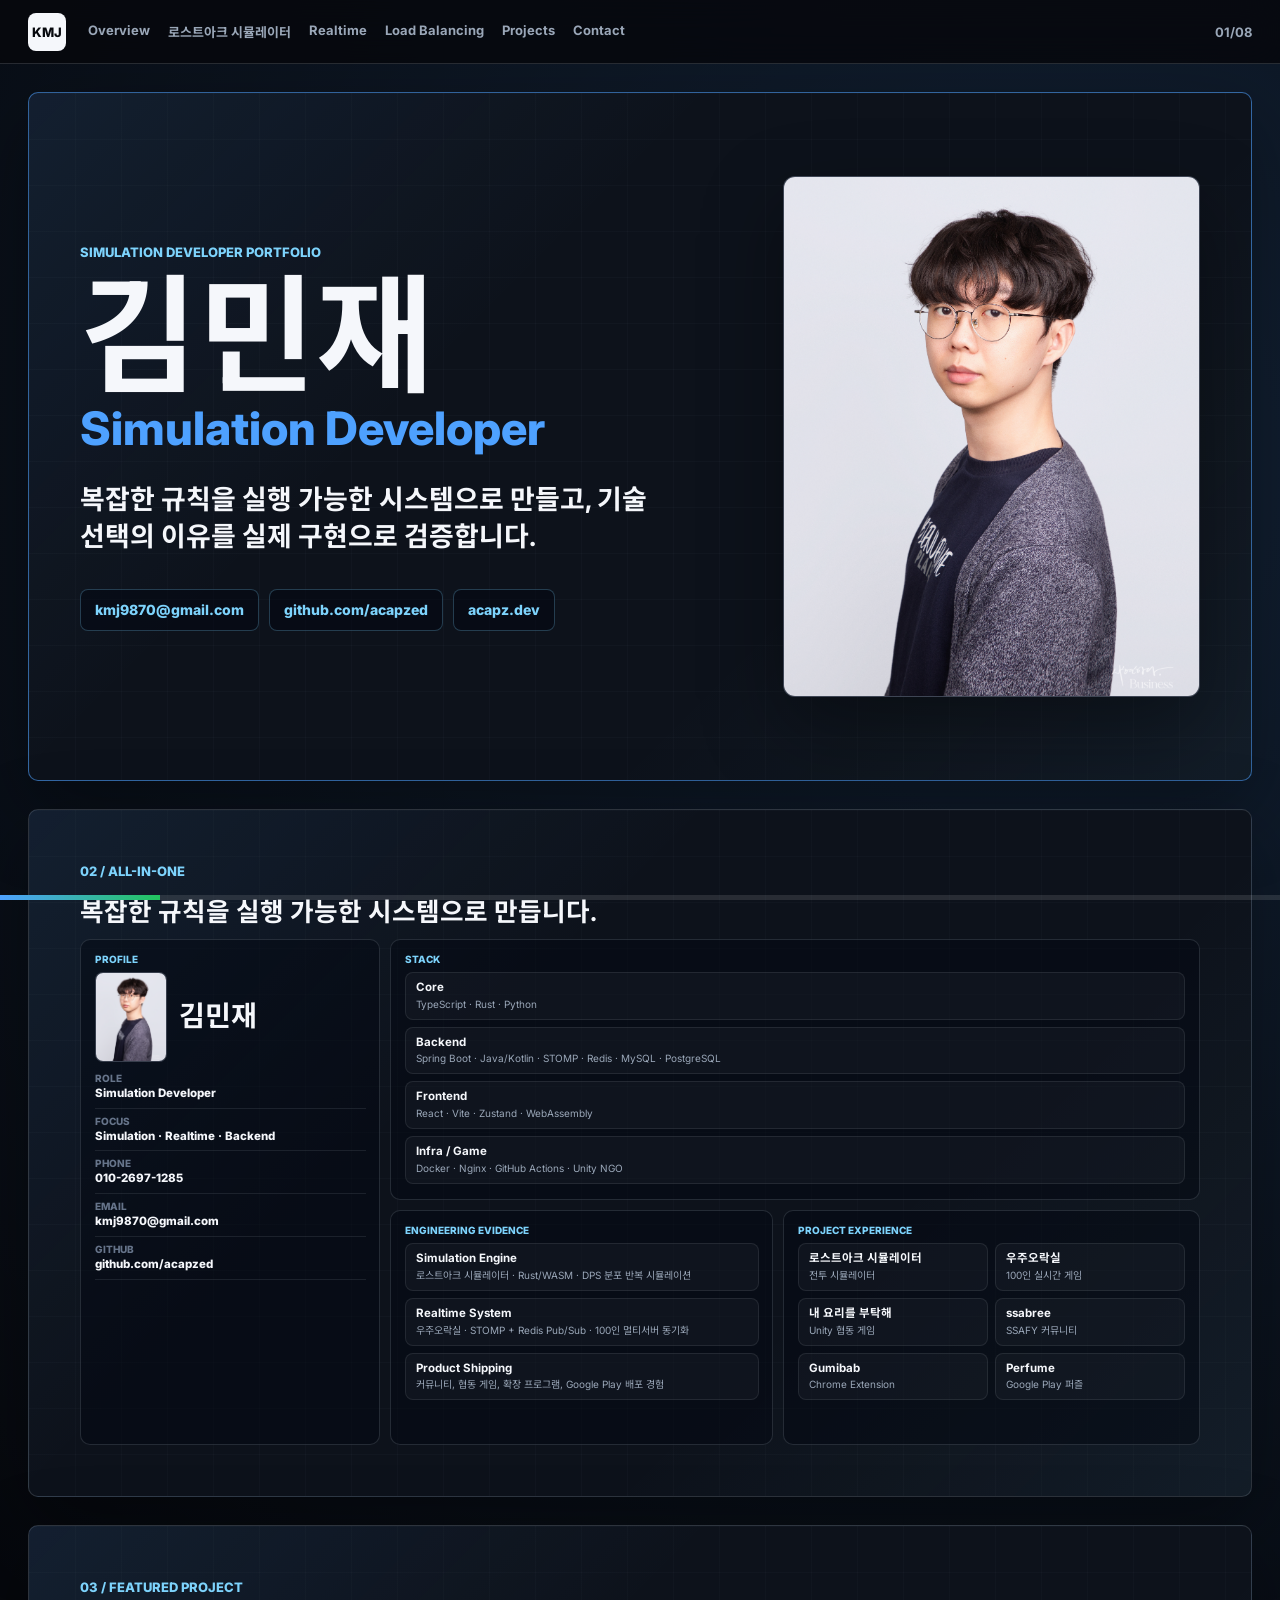
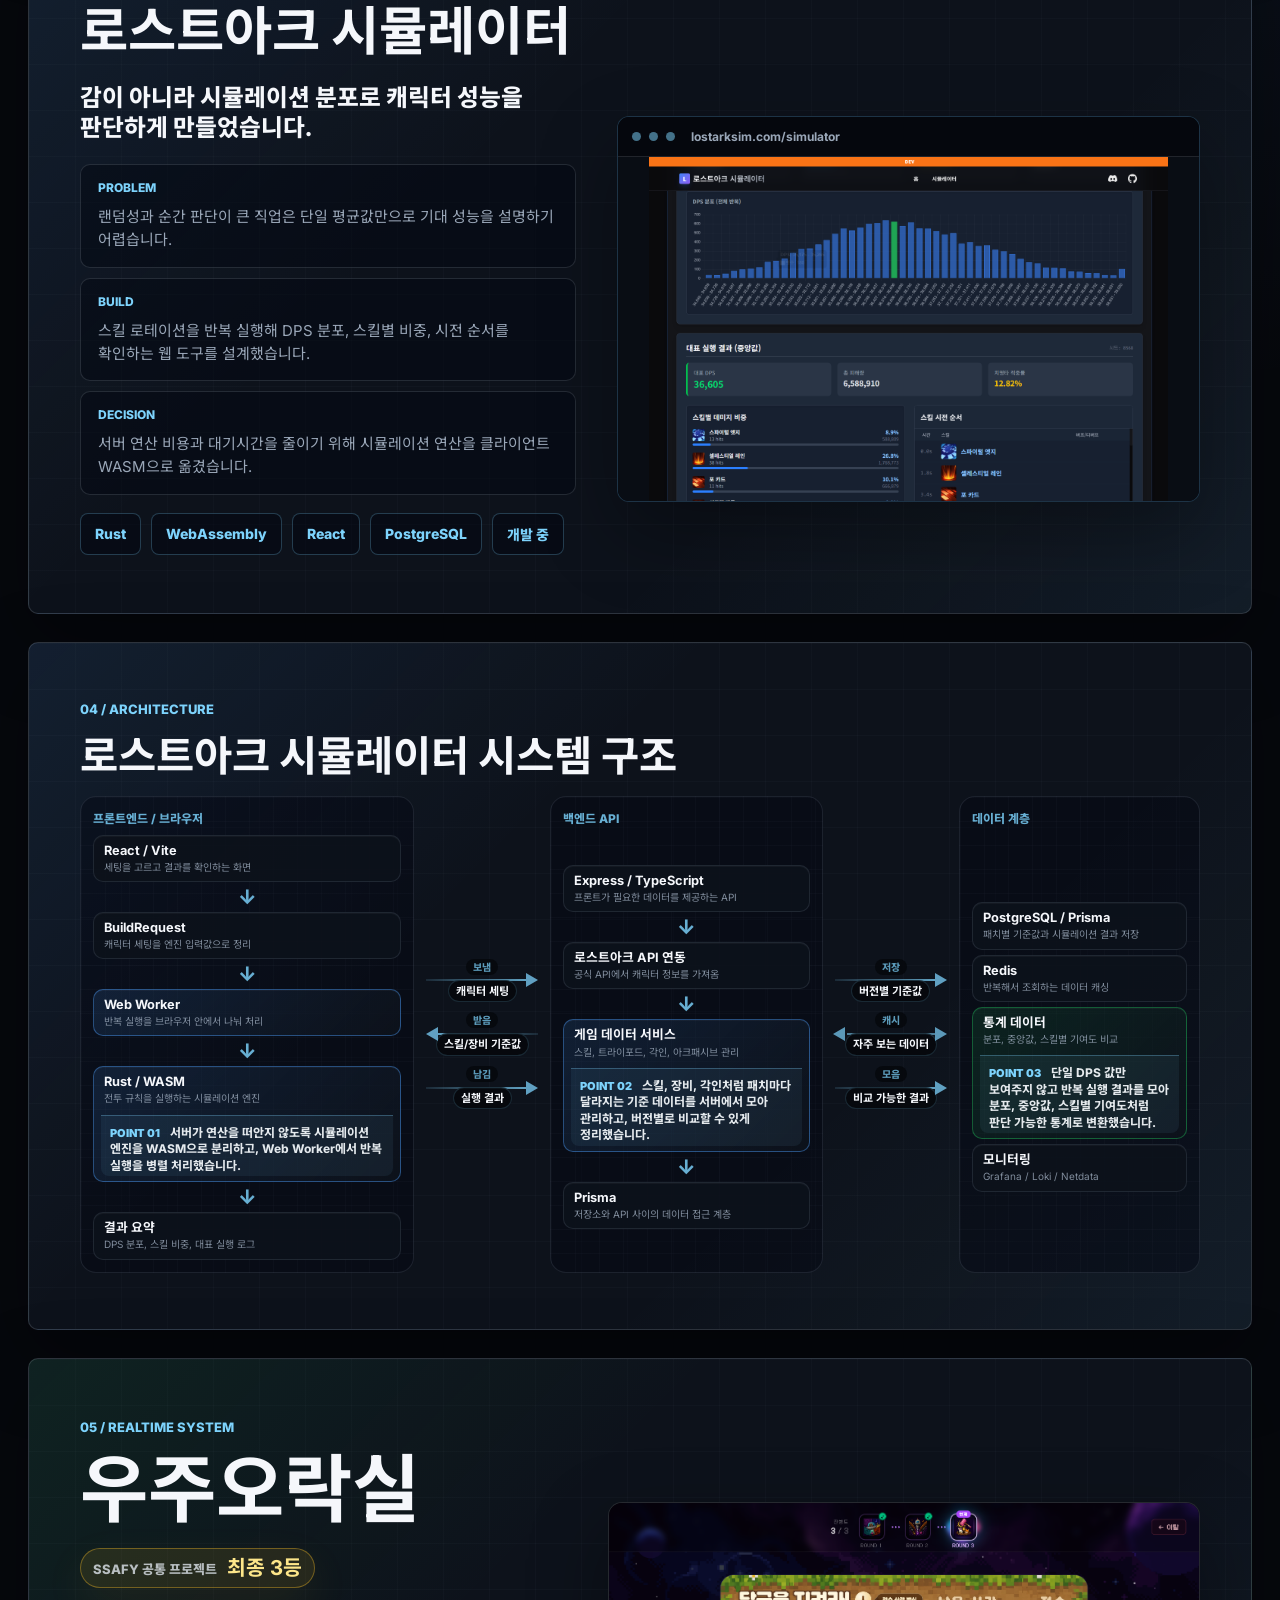
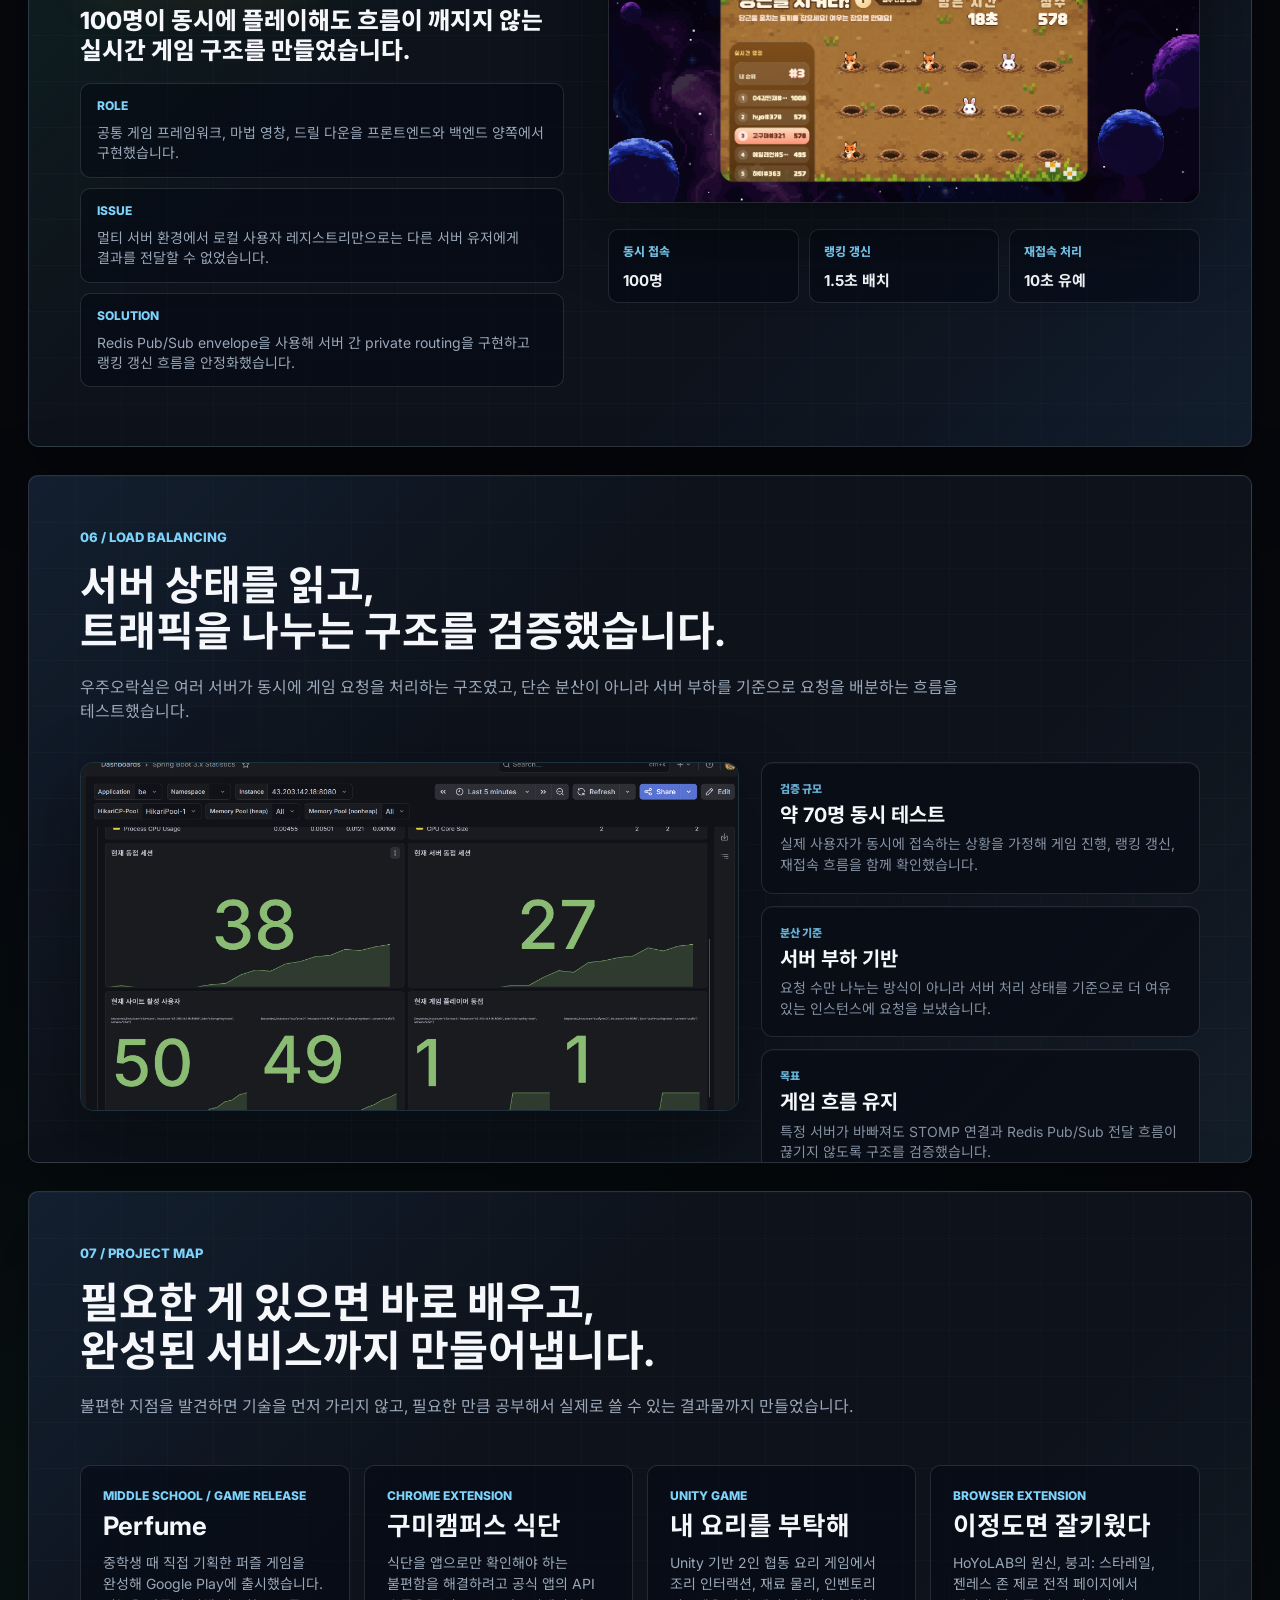
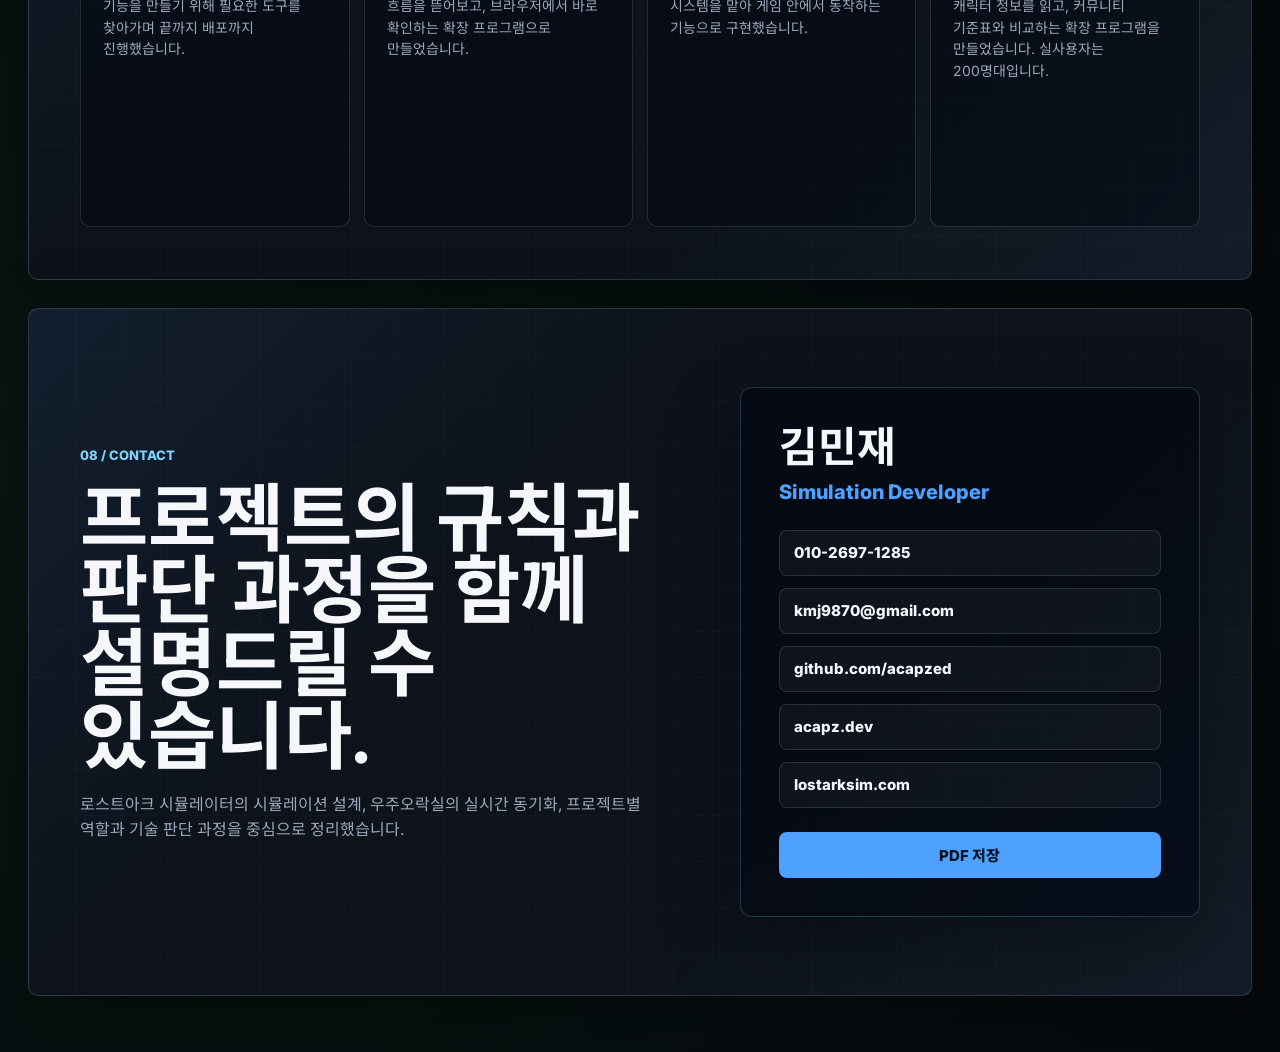
<file: index.html>
<!doctype html>
<html lang="ko">
  <head>
    <meta charset="utf-8">
    <meta name="viewport" content="width=device-width, initial-scale=1">
    <title>포트폴리오 - 김민재</title>
    <link rel="preconnect" href="https://fonts.googleapis.com">
    <link rel="preconnect" href="https://fonts.gstatic.com" crossorigin>
    <link href="https://fonts.googleapis.com/css2?family=Inter:wght@400;500;600;700;800&family=Noto+Sans+KR:wght@400;500;700;800&display=swap" rel="stylesheet">
    <link rel="stylesheet" href="styles.css">
  </head>
  <body>
    <header class="topbar">
      <a class="brand" href="#title" aria-label="첫 장으로 이동">KMJ</a>
      <nav class="section-nav" aria-label="Portfolio sections">
        <a href="#overview">Overview</a>
        <a href="#lostarksim">로스트아크 시뮬레이터</a>
        <a href="#realtime">Realtime</a>
        <a href="#loadbalancing">Load Balancing</a>
        <a href="#projects">Projects</a>
        <a href="#contact">Contact</a>
      </nav>
      <div class="progress-count"><span id="slideNumber">01</span>/<span id="slideTotal">08</span></div>
    </header>

    <main class="deck" aria-label="김민재 포트폴리오">
      <section class="slide title-slide is-active" id="title" data-title="Title">
        <div class="title-copy">
          <p class="eyebrow">Simulation Developer Portfolio</p>
          <h1>김민재</h1>
          <p class="role">Simulation Developer</p>
          <p class="lead">복잡한 규칙을 실행 가능한 시스템으로 만들고, 기술 선택의 이유를 실제 구현으로 검증합니다.</p>
          <div class="title-links" aria-label="주요 링크">
            <a href="mailto:kmj9870@gmail.com">kmj9870@gmail.com</a>
            <a href="https://github.com/acapzed">github.com/acapzed</a>
            <a href="https://acapz.dev">acapz.dev</a>
          </div>
        </div>
        <figure class="portrait">
          <img src="pic.jpg" alt="김민재 프로필 사진">
        </figure>
      </section>

      <section class="slide overview-slide" id="overview" data-title="Overview">
        <div class="overview-heading">
          <p class="eyebrow">02 / All-in-one</p>
          <h2>복잡한 규칙을 실행 가능한 시스템으로 만듭니다.</h2>
        </div>
        <div class="overview-board" aria-label="포트폴리오 전체 요약">
          <section class="overview-panel profile-panel">
            <small>Profile</small>
            <div class="profile-head">
              <img src="pic.jpg" alt="김민재 프로필 사진">
              <h3>김민재</h3>
            </div>
            <dl>
              <div><dt>Role</dt><dd>Simulation Developer</dd></div>
              <div><dt>Focus</dt><dd>Simulation · Realtime · Backend</dd></div>
              <div><dt>Phone</dt><dd>010-2697-1285</dd></div>
              <div><dt>Email</dt><dd>kmj9870@gmail.com</dd></div>
              <div><dt>GitHub</dt><dd>github.com/acapzed</dd></div>
            </dl>
          </section>
          <section class="overview-panel stack-panel">
            <small>Stack</small>
            <div class="stack-list">
              <div><strong>Core</strong><span>TypeScript · Rust · Python</span></div>
              <div><strong>Backend</strong><span>Spring Boot · Java/Kotlin · STOMP · Redis · MySQL · PostgreSQL</span></div>
              <div><strong>Frontend</strong><span>React · Vite · Zustand · WebAssembly</span></div>
              <div><strong>Infra / Game</strong><span>Docker · Nginx · GitHub Actions · Unity NGO</span></div>
            </div>
          </section>
          <section class="overview-panel evidence-panel">
            <small>Engineering Evidence</small>
            <div class="evidence-list">
              <article>
                <strong>Simulation Engine</strong>
                <span>로스트아크 시뮬레이터 · Rust/WASM · DPS 분포 반복 시뮬레이션</span>
              </article>
              <article>
                <strong>Realtime System</strong>
                <span>우주오락실 · STOMP + Redis Pub/Sub · 100인 멀티서버 동기화</span>
              </article>
              <article>
                <strong>Product Shipping</strong>
                <span>커뮤니티, 협동 게임, 확장 프로그램, Google Play 배포 경험</span>
              </article>
            </div>
          </section>
          <section class="overview-panel projects-panel">
            <small>Project Experience</small>
            <div class="project-mini-grid">
              <article><strong>로스트아크 시뮬레이터</strong><span>전투 시뮬레이터</span></article>
              <article><strong>우주오락실</strong><span>100인 실시간 게임</span></article>
              <article><strong>내 요리를 부탁해</strong><span>Unity 협동 게임</span></article>
              <article><strong>ssabree</strong><span>SSAFY 커뮤니티</span></article>
              <article><strong>Gumibab</strong><span>Chrome Extension</span></article>
              <article><strong>Perfume</strong><span>Google Play 퍼즐</span></article>
            </div>
          </section>
        </div>
      </section>

      <section class="slide project-slide lostark-slide" id="lostarksim" data-title="로스트아크 시뮬레이터">
        <div class="project-headline">
          <p class="eyebrow">03 / Featured Project</p>
          <h2>로스트아크 시뮬레이터</h2>
        </div>
        <div class="lostark-body">
          <div class="project-copy">
            <p class="claim">감이 아니라 시뮬레이션 분포로 캐릭터 성능을 판단하게 만들었습니다.</p>
            <div class="case-grid">
              <article>
                <small>Problem</small>
                <p>랜덤성과 순간 판단이 큰 직업은 단일 평균값만으로 기대 성능을 설명하기 어렵습니다.</p>
              </article>
              <article>
                <small>Build</small>
                <p>스킬 로테이션을 반복 실행해 DPS 분포, 스킬별 비중, 시전 순서를 확인하는 웹 도구를 설계했습니다.</p>
              </article>
              <article>
                <small>Decision</small>
                <p>서버 연산 비용과 대기시간을 줄이기 위해 시뮬레이션 연산을 클라이언트 WASM으로 옮겼습니다.</p>
              </article>
            </div>
            <div class="tag-row">
              <span>Rust</span>
              <span>WebAssembly</span>
              <span>React</span>
              <span>PostgreSQL</span>
              <span>개발 중</span>
            </div>
          </div>
          <figure class="screen-preview">
            <div class="window-bar"><i></i><i></i><i></i><strong>lostarksim.com/simulator</strong></div>
            <img src="./proj-img/result.png" alt="로스트아크 시뮬레이터 결과 화면">
          </figure>
        </div>
      </section>

      <section class="slide architecture-slide" id="architecture" data-title="Architecture">
        <div class="architecture-heading">
          <p class="eyebrow">04 / Architecture</p>
          <h2>로스트아크 시뮬레이터 시스템 구조</h2>
        </div>
        <div class="architecture-clean" aria-label="로스트아크 시뮬레이터 데이터 흐름 아키텍처">
          <div class="architecture-flow">
            <section class="arch-column browser-column">
              <header>프론트엔드 / 브라우저</header>
              <div class="arch-stack">
                <article><strong>React / Vite</strong><span>세팅을 고르고 결과를 확인하는 화면</span></article>
                <i>↓</i>
                <article><strong>BuildRequest</strong><span>캐릭터 세팅을 엔진 입력값으로 정리</span></article>
                <i>↓</i>
                <article class="focus"><strong>Web Worker</strong><span>반복 실행을 브라우저 안에서 나눠 처리</span></article>
                <i>↓</i>
                <article class="focus">
                  <strong>Rust / WASM</strong>
                  <span>전투 규칙을 실행하는 시뮬레이션 엔진</span>
                  <div class="node-note"><b>Point 01</b> 서버가 연산을 떠안지 않도록 시뮬레이션 엔진을 WASM으로 분리하고, Web Worker에서 반복 실행을 병렬 처리했습니다.</div>
                </article>
                <i>↓</i>
                <article><strong>결과 요약</strong><span>DPS 분포, 스킬 비중, 대표 실행 로그</span></article>
              </div>
            </section>

            <div class="arch-transfer">
              <div><span>보냄</span><strong>캐릭터 세팅</strong><em>→</em></div>
              <div class="reverse"><span>받음</span><strong>스킬/장비 기준값</strong><em>←</em></div>
              <div><span>남김</span><strong>실행 결과</strong><em>→</em></div>
            </div>

            <section class="arch-column api-column">
              <header>백엔드 API</header>
              <div class="arch-stack">
                <article><strong>Express / TypeScript</strong><span>프론트가 필요한 데이터를 제공하는 API</span></article>
                <i>↓</i>
                <article><strong>로스트아크 API 연동</strong><span>공식 API에서 캐릭터 정보를 가져옴</span></article>
                <i>↓</i>
                <article class="focus">
                  <strong>게임 데이터 서비스</strong>
                  <span>스킬, 트라이포드, 각인, 아크패시브 관리</span>
                  <div class="node-note"><b>Point 02</b> 스킬, 장비, 각인처럼 패치마다 달라지는 기준 데이터를 서버에서 모아 관리하고, 버전별로 비교할 수 있게 정리했습니다.</div>
                </article>
                <i>↓</i>
                <article><strong>Prisma</strong><span>저장소와 API 사이의 데이터 접근 계층</span></article>
              </div>
            </section>

            <div class="arch-transfer data-transfer">
              <div><span>저장</span><strong>버전별 기준값</strong><em>→</em></div>
              <div class="bidir"><span>캐시</span><strong>자주 보는 데이터</strong><em>↔</em></div>
              <div><span>모음</span><strong>비교 가능한 결과</strong><em>→</em></div>
            </div>

            <section class="arch-column data-column">
              <header>데이터 계층</header>
              <div class="arch-stack compact-stack">
                <article><strong>PostgreSQL / Prisma</strong><span>패치별 기준값과 시뮬레이션 결과 저장</span></article>
                <article><strong>Redis</strong><span>반복해서 조회하는 데이터 캐싱</span></article>
                <article class="focus green">
                  <strong>통계 데이터</strong>
                  <span>분포, 중앙값, 스킬별 기여도 비교</span>
                  <div class="node-note"><b>Point 03</b> 단일 DPS 값만 보여주지 않고 반복 실행 결과를 모아 분포, 중앙값, 스킬별 기여도처럼 판단 가능한 통계로 변환했습니다.</div>
                </article>
                <article><strong>모니터링</strong><span>Grafana / Loki / Netdata</span></article>
              </div>
            </section>
          </div>
        </div>
      </section>

      <section class="slide project-slide realtime-slide" id="realtime" data-title="Realtime">
        <div class="project-copy">
          <p class="eyebrow">05 / Realtime System</p>
          <h2>우주오락실</h2>
          <div class="achievement-line">
            <span>SSAFY 공통 프로젝트</span>
            <strong>최종 3등</strong>
          </div>
          <p class="claim">100명이 동시에 플레이해도 흐름이 깨지지 않는 실시간 게임 구조를 만들었습니다.</p>
          <div class="case-grid">
            <article>
              <small>Role</small>
              <p>공통 게임 프레임워크, 마법 영창, 드릴 다운을 프론트엔드와 백엔드 양쪽에서 구현했습니다.</p>
            </article>
            <article>
              <small>Issue</small>
              <p>멀티 서버 환경에서 로컬 사용자 레지스트리만으로는 다른 서버 유저에게 결과를 전달할 수 없었습니다.</p>
            </article>
            <article>
              <small>Solution</small>
              <p>Redis Pub/Sub envelope을 사용해 서버 간 private routing을 구현하고 랭킹 갱신 흐름을 안정화했습니다.</p>
            </article>
          </div>
        </div>
        <div class="realtime-visual">
          <figure class="arcade-shot">
            <img src="./proj-img/space-arcade.png" alt="우주오락실 실시간 게임 화면">
          </figure>
          <div class="system-metrics">
            <div><span>동시 접속</span><strong>100명</strong></div>
            <div><span>랭킹 갱신</span><strong>1.5초 배치</strong></div>
            <div><span>재접속 처리</span><strong>10초 유예</strong></div>
          </div>
        </div>
      </section>

      <section class="slide loadbalance-slide" id="loadbalancing" data-title="Load Balancing">
        <div class="slide-heading">
          <p class="eyebrow">06 / Load Balancing</p>
          <h2>서버 상태를 읽고,<br>트래픽을 나누는 구조를 검증했습니다.</h2>
          <p>우주오락실은 여러 서버가 동시에 게임 요청을 처리하는 구조였고, 단순 분산이 아니라 서버 부하를 기준으로 요청을 배분하는 흐름을 테스트했습니다.</p>
        </div>
        <div class="loadbalance-layout">
          <figure class="load-shot">
            <img src="./proj-img/load-balancing.png" alt="우주오락실 서버 부하 및 동시 사용자 Grafana 대시보드">
          </figure>
          <div class="load-notes">
            <article>
              <small>검증 규모</small>
              <strong>약 70명 동시 테스트</strong>
              <p>실제 사용자가 동시에 접속하는 상황을 가정해 게임 진행, 랭킹 갱신, 재접속 흐름을 함께 확인했습니다.</p>
            </article>
            <article>
              <small>분산 기준</small>
              <strong>서버 부하 기반</strong>
              <p>요청 수만 나누는 방식이 아니라 서버 처리 상태를 기준으로 더 여유 있는 인스턴스에 요청을 보냈습니다.</p>
            </article>
            <article>
              <small>목표</small>
              <strong>게임 흐름 유지</strong>
              <p>특정 서버가 바빠져도 STOMP 연결과 Redis Pub/Sub 전달 흐름이 끊기지 않도록 구조를 검증했습니다.</p>
            </article>
          </div>
        </div>
      </section>

      <section class="slide projects-slide" id="projects" data-title="Projects">
        <div class="slide-heading">
          <p class="eyebrow">07 / Project Map</p>
          <h2>필요한 게 있으면 바로 배우고,<br>완성된 서비스까지 만들어냅니다.</h2>
          <p>불편한 지점을 발견하면 기술을 먼저 가리지 않고, 필요한 만큼 공부해서 실제로 쓸 수 있는 결과물까지 만들었습니다.</p>
        </div>
        <div class="project-map">
          <article>
            <small>Middle School / Game Release</small>
            <h3>Perfume</h3>
            <p>중학생 때 직접 기획한 퍼즐 게임을 완성해 Google Play에 출시했습니다. 기능을 만들기 위해 필요한 도구를 찾아가며 끝까지 배포까지 진행했습니다.</p>
          </article>
          <article>
            <small>Chrome Extension</small>
            <h3>구미캠퍼스 식단</h3>
            <p>식단을 앱으로만 확인해야 하는 불편함을 해결하려고 공식 앱의 API 흐름을 뜯어보고, 브라우저에서 바로 확인하는 확장 프로그램으로 만들었습니다.</p>
          </article>
          <article>
            <small>Unity Game</small>
            <h3>내 요리를 부탁해</h3>
            <p>Unity 기반 2인 협동 요리 게임에서 조리 인터랙션, 재료 물리, 인벤토리 시스템을 맡아 게임 안에서 동작하는 기능으로 구현했습니다.</p>
          </article>
          <article>
            <small>Browser Extension</small>
            <h3>이정도면 잘키웠다</h3>
            <p>HoYoLAB의 원신, 붕괴: 스타레일, 젠레스 존 제로 전적 페이지에서 캐릭터 정보를 읽고, 커뮤니티 기준표와 비교하는 확장 프로그램을 만들었습니다. 실사용자는 200명대입니다.</p>
          </article>
        </div>
      </section>

      <section class="slide contact-slide" id="contact" data-title="Contact">
        <div class="contact-main">
          <p class="eyebrow">08 / Contact</p>
          <h2>프로젝트의 규칙과 판단 과정을 함께 설명드릴 수 있습니다.</h2>
          <p>로스트아크 시뮬레이터의 시뮬레이션 설계, 우주오락실의 실시간 동기화, 프로젝트별 역할과 기술 판단 과정을 중심으로 정리했습니다.</p>
        </div>
        <div class="contact-card" aria-label="연락처">
          <strong>김민재</strong>
          <span>Simulation Developer</span>
          <a href="tel:01026971285">010-2697-1285</a>
          <a href="mailto:kmj9870@gmail.com">kmj9870@gmail.com</a>
          <a href="https://github.com/acapzed">github.com/acapzed</a>
          <a href="https://acapz.dev">acapz.dev</a>
          <a href="https://lostarksim.com">lostarksim.com</a>
          <button type="button" id="downloadPdf">PDF 저장</button>
        </div>
      </section>
    </main>

    <div class="progress" aria-hidden="true"><span id="progressBar"></span></div>
    <script src="script.js"></script>
  </body>
</html>
</file>
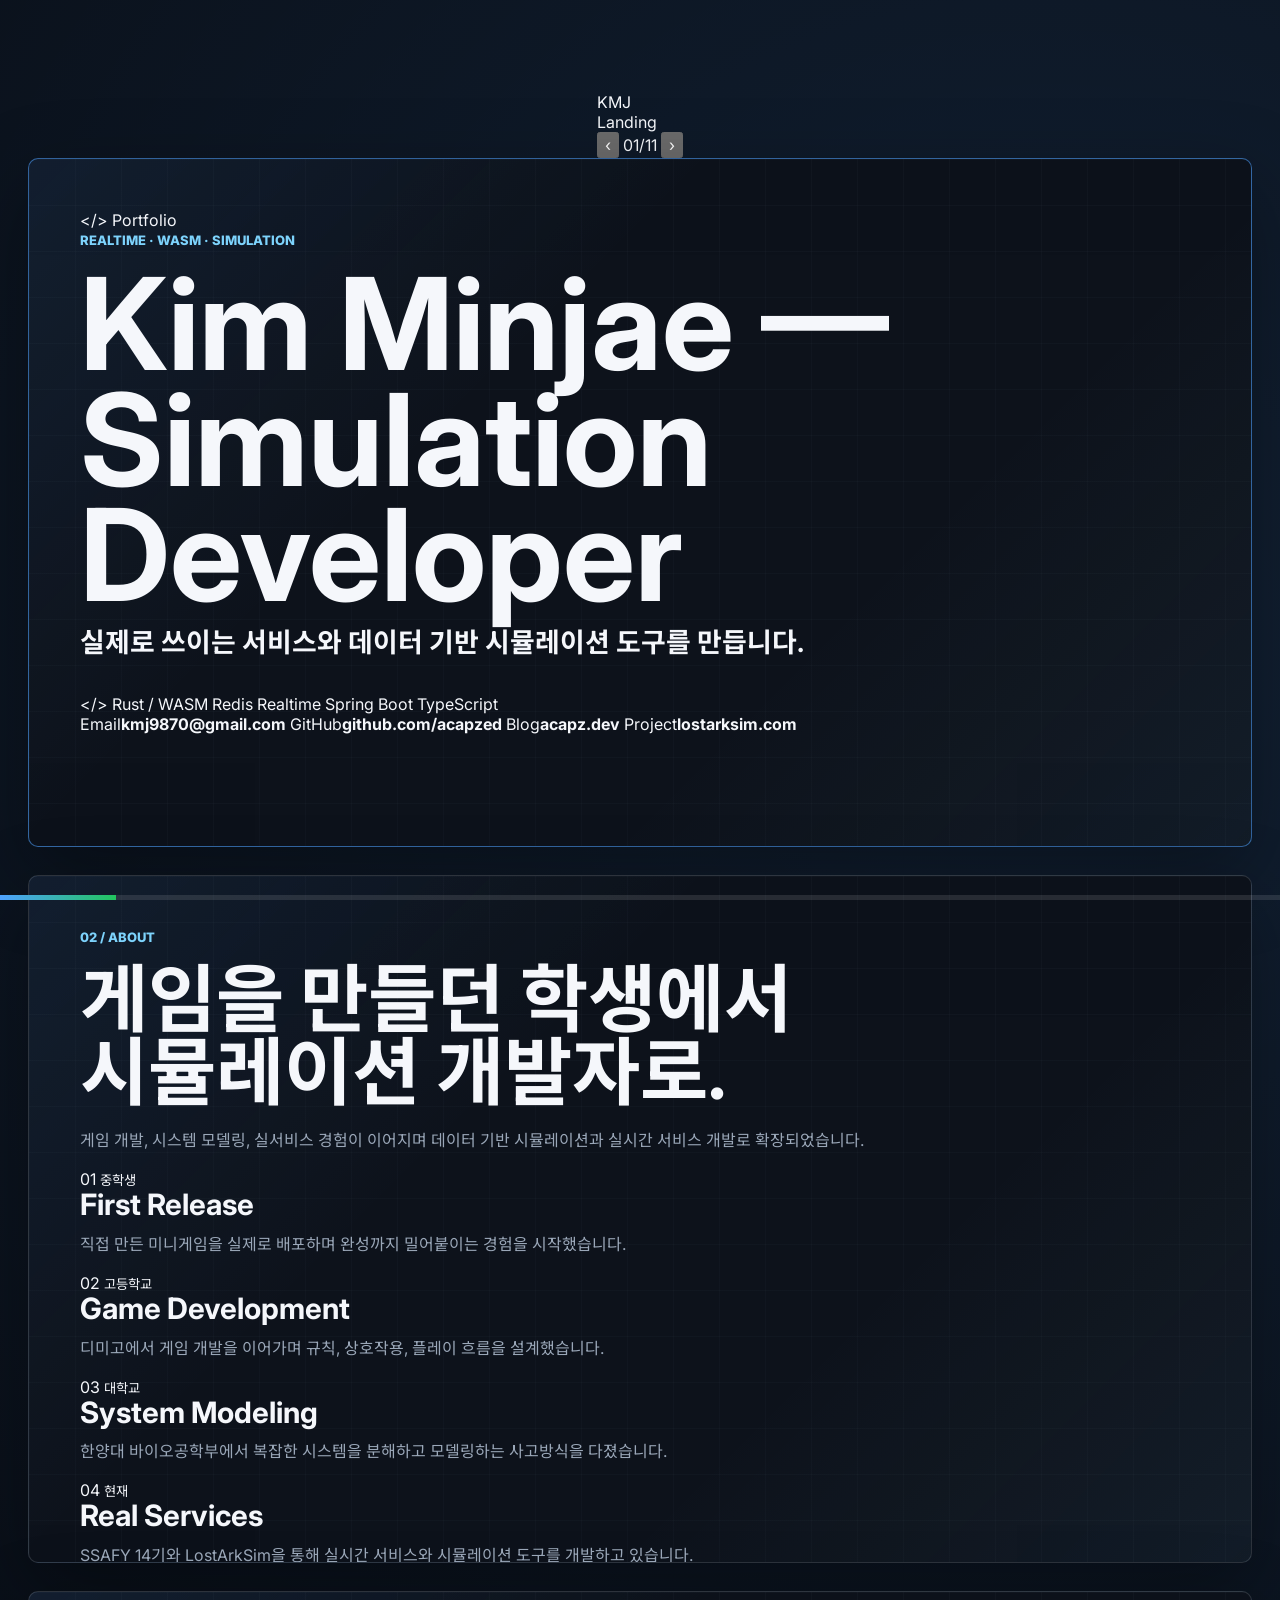
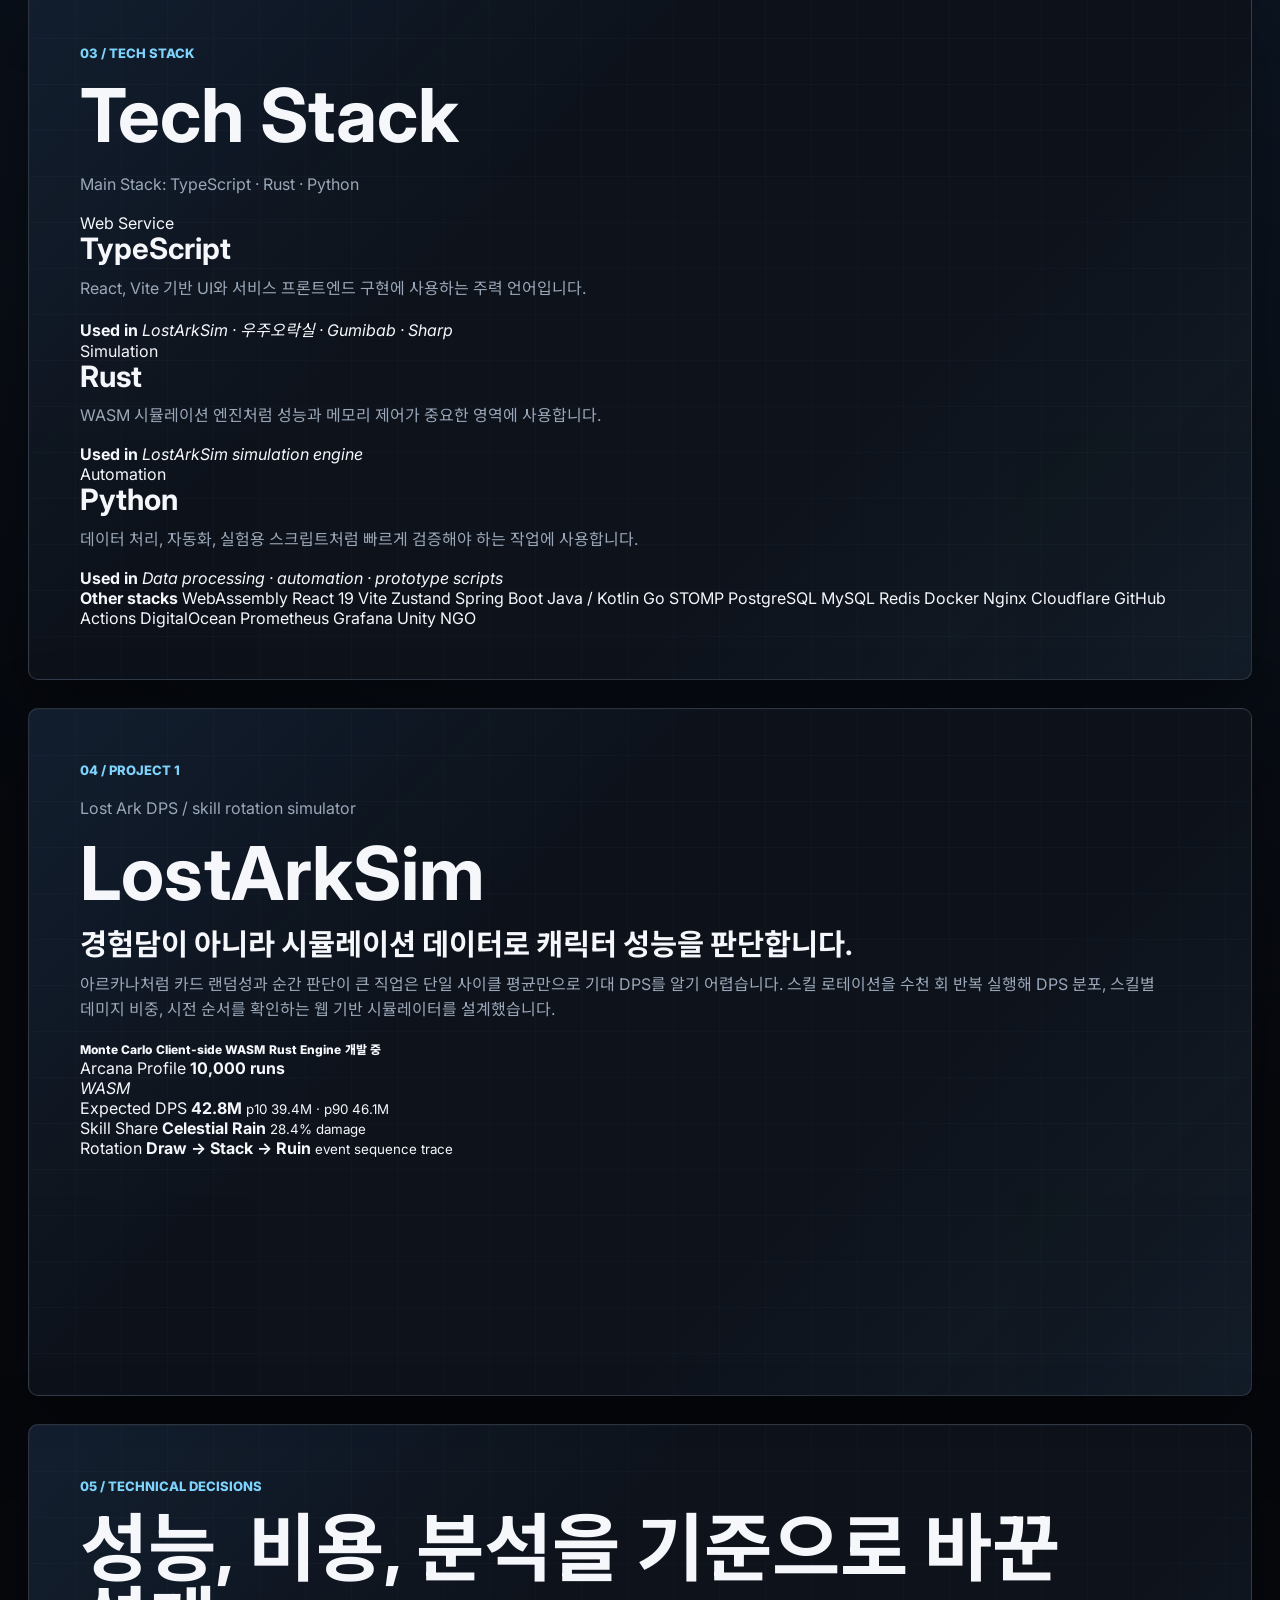
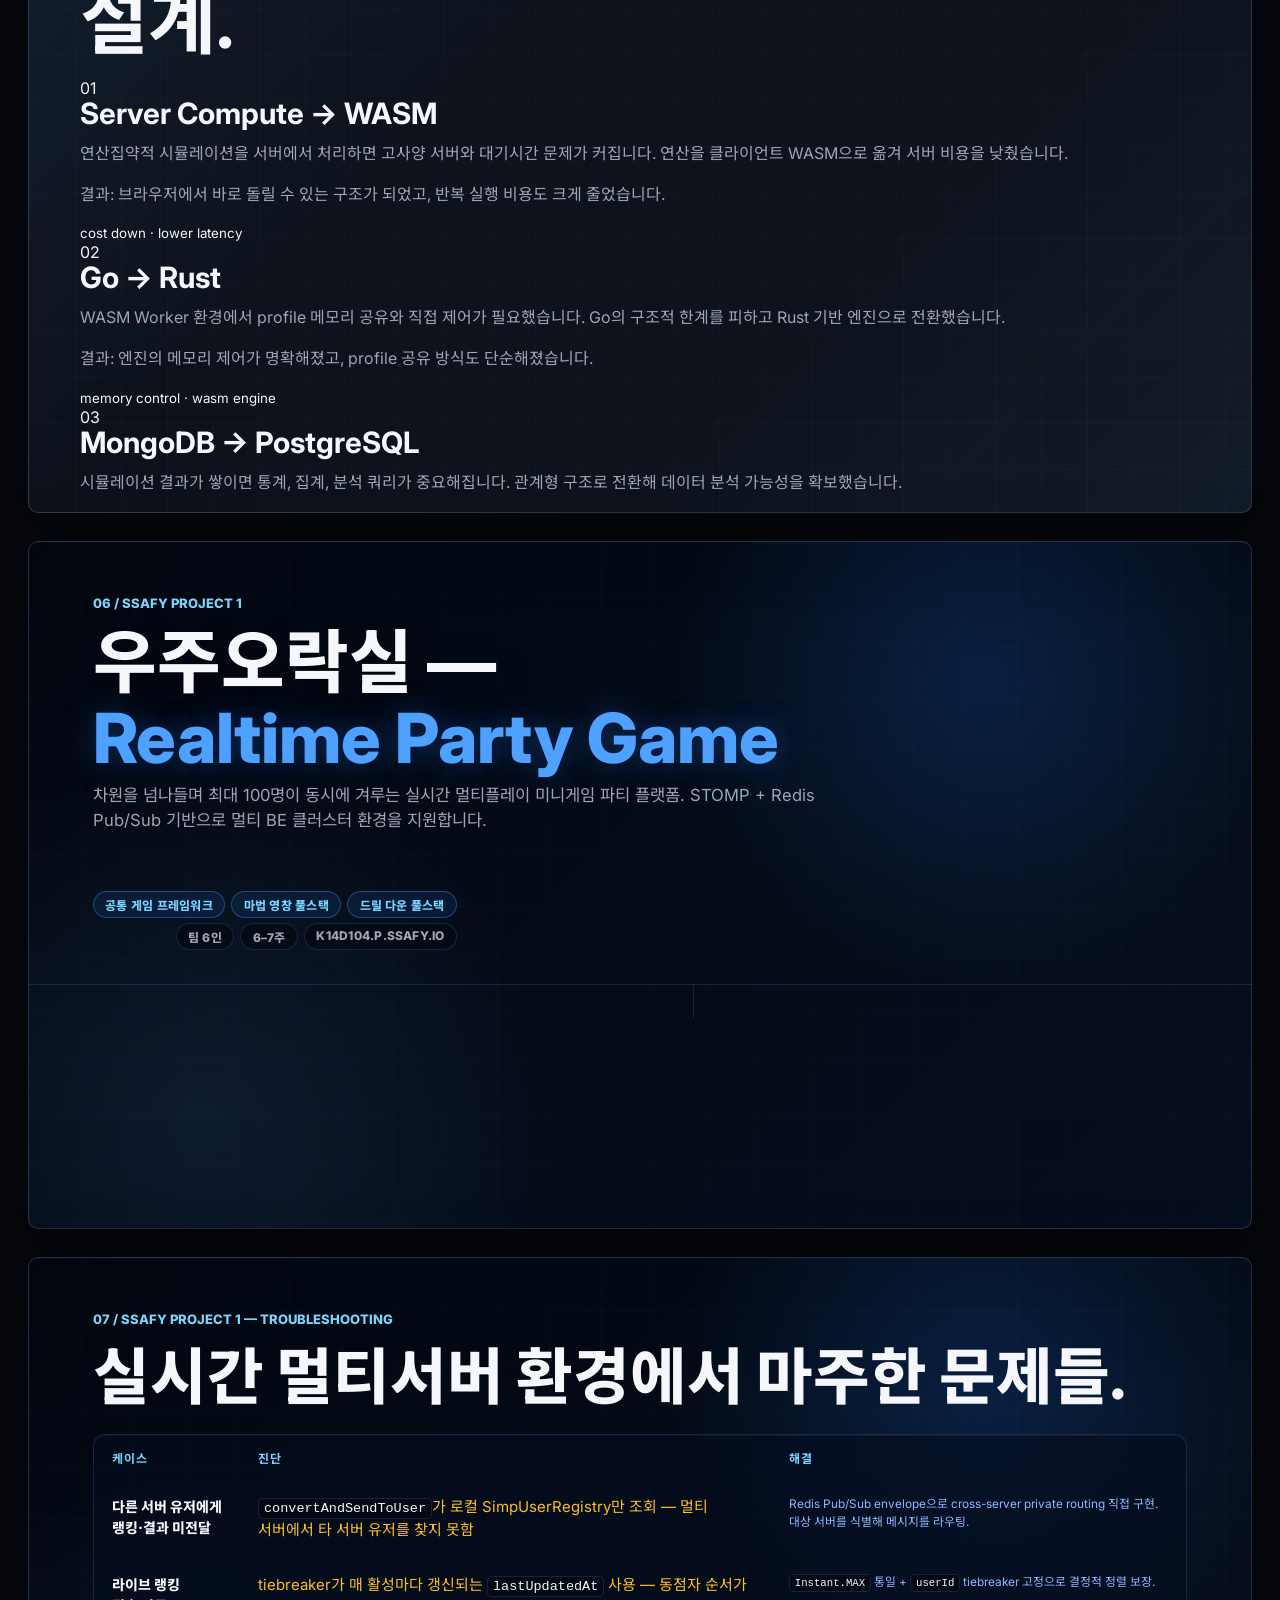
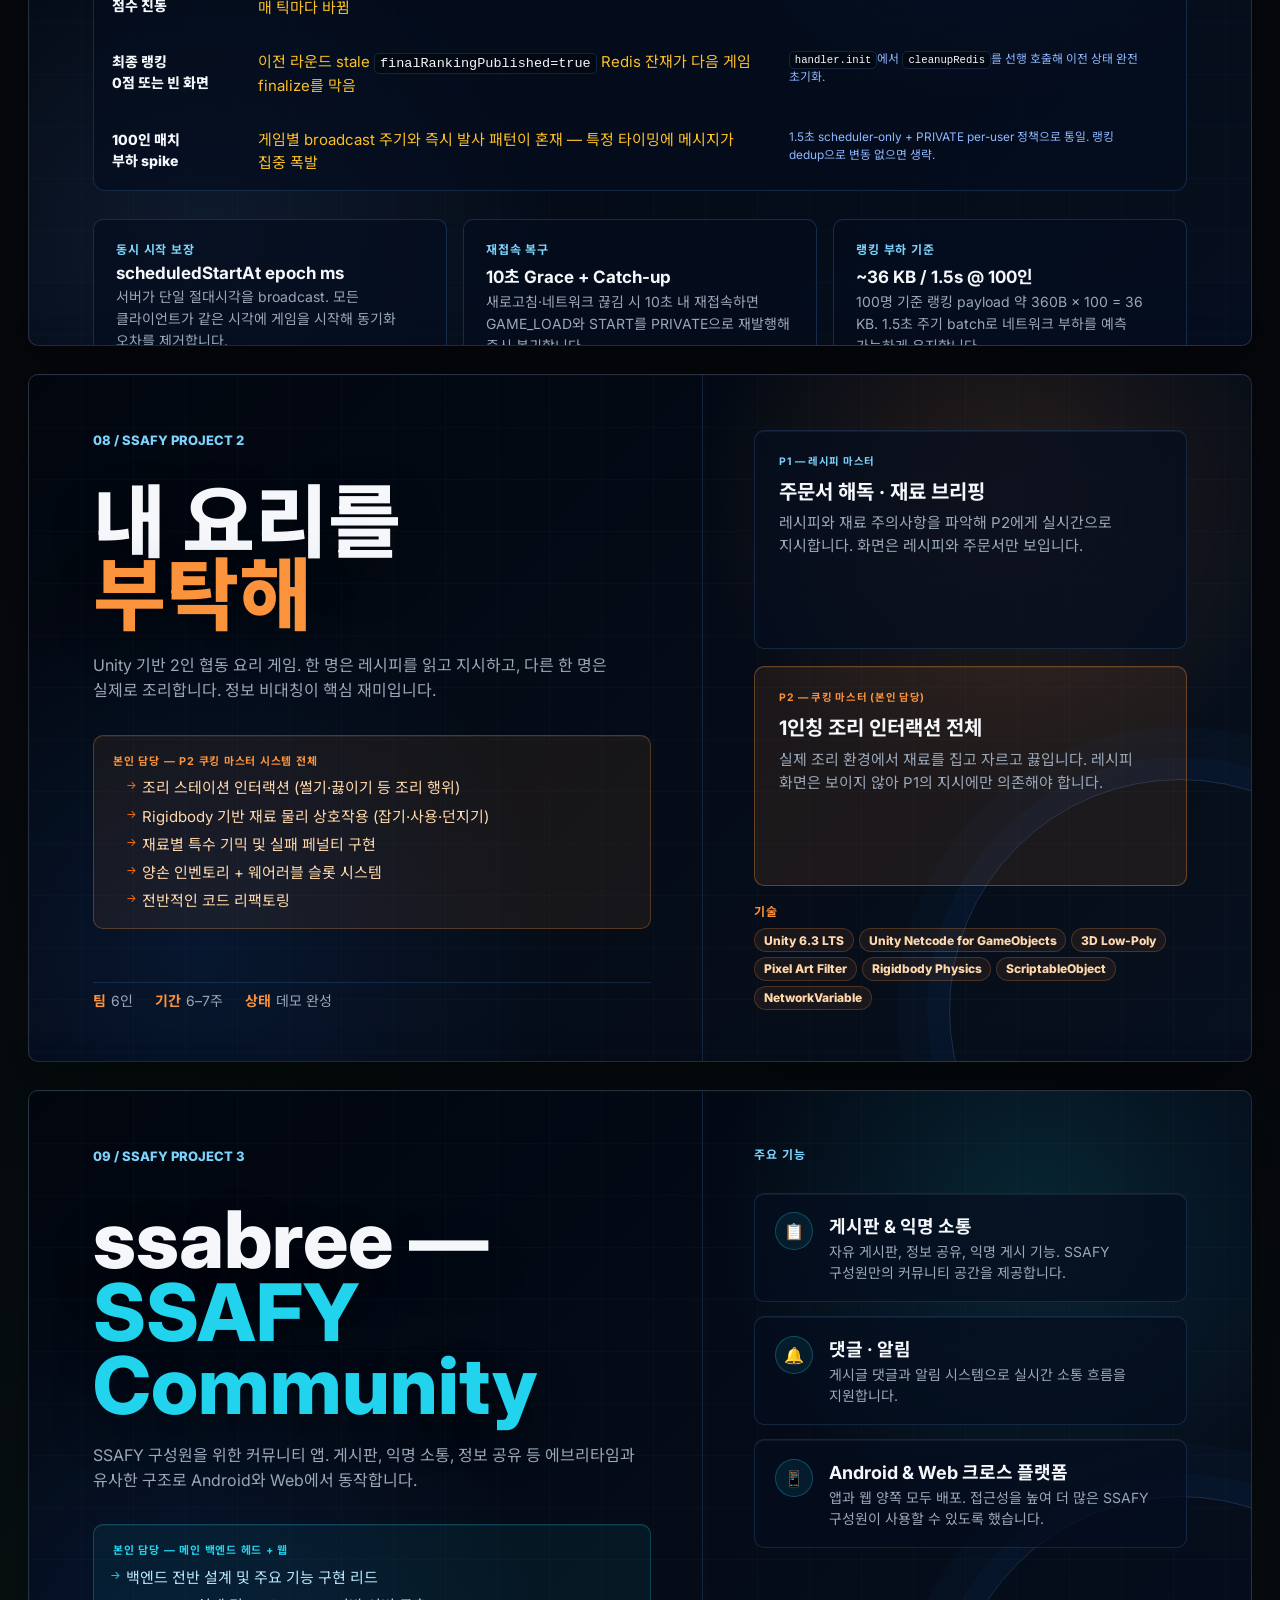
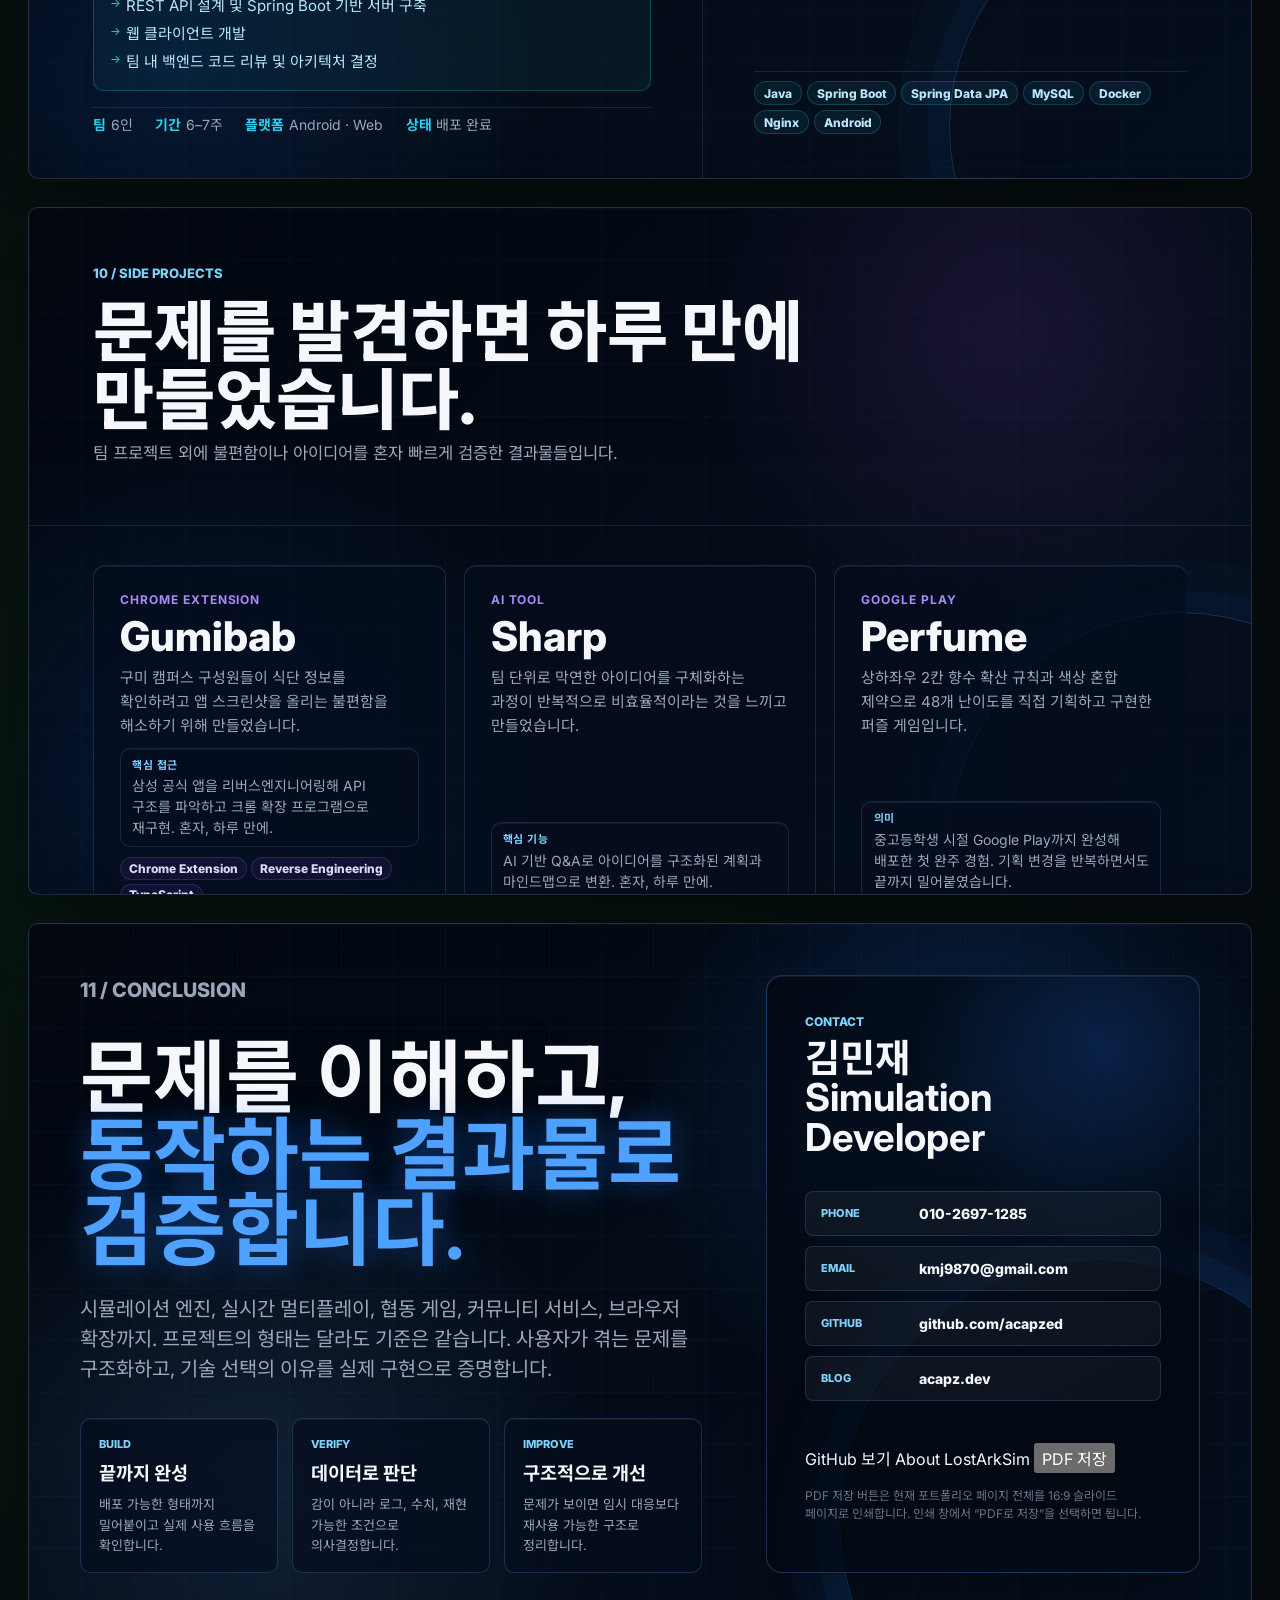
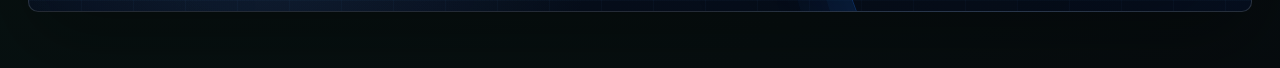
<file: index-final.html>
<!doctype html>
<html lang="ko">
  <head>
    <meta charset="utf-8">
    <meta name="viewport" content="width=device-width, initial-scale=1">
    <title>포트폴리오 — 김민재</title>
    <link rel="preconnect" href="https://fonts.googleapis.com">
    <link rel="preconnect" href="https://fonts.gstatic.com" crossorigin>
    <link href="https://fonts.googleapis.com/css2?family=Inter:wght@400;500;600;700;800&family=Noto+Sans+KR:wght@400;500;700;800&display=swap" rel="stylesheet">
    <link rel="stylesheet" href="styles.css">
    <style>
      /* ── SSAFY Project Slides ── */

      /* 우주오락실 메인 슬라이드 */
      .uju-slide {
        background: #0a0e1a;
        color: #e8eaf6;
        display: grid;
        grid-template-rows: auto 1fr;
        gap: 0;
        overflow: hidden;
        position: relative;
      }
      .uju-slide::before {
        content: '';
        position: absolute;
        inset: 0;
        background:
          radial-gradient(ellipse 60% 40% at 80% 20%, rgba(99,102,241,.18) 0%, transparent 60%),
          radial-gradient(ellipse 40% 50% at 10% 80%, rgba(167,139,250,.12) 0%, transparent 60%);
        pointer-events: none;
      }
      .uju-header {
        padding: 2.8rem 3.2rem 1.6rem;
        position: relative;
        z-index: 1;
        border-bottom: 1px solid rgba(255,255,255,.06);
        display: flex;
        align-items: flex-end;
        justify-content: space-between;
        gap: 2rem;
        flex-wrap: wrap;
      }
      .uju-header-left h2 {
        font-size: clamp(1.8rem, 3.5vw, 2.6rem);
        font-weight: 800;
        margin: .4rem 0 .6rem;
        line-height: 1.15;
        color: #fff;
      }
      .uju-header-left h2 em {
        font-style: normal;
        color: #818cf8;
      }
      .uju-header-left p {
        font-size: .88rem;
        color: #94a3b8;
        max-width: 48ch;
        line-height: 1.6;
      }
      .uju-role-badge {
        display: flex;
        flex-direction: column;
        align-items: flex-end;
        gap: .35rem;
        flex-shrink: 0;
      }
      .uju-role-badge .badge-row {
        display: flex;
        gap: .4rem;
        flex-wrap: wrap;
        justify-content: flex-end;
      }
      .uju-role-badge .bdg {
        font-size: .72rem;
        font-weight: 600;
        padding: .25rem .7rem;
        border-radius: 99px;
        letter-spacing: .02em;
        text-transform: uppercase;
      }
      .bdg-primary { background: rgba(99,102,241,.25); color: #a5b4fc; border: 1px solid rgba(99,102,241,.4); }
      .bdg-secondary { background: rgba(255,255,255,.06); color: #94a3b8; border: 1px solid rgba(255,255,255,.1); }
      .uju-body {
        display: grid;
        grid-template-columns: 1fr 1fr;
        gap: 0;
        position: relative;
        z-index: 1;
        overflow: hidden;
      }
      .uju-features {
        padding: 1.6rem 3.2rem 2rem;
        display: flex;
        flex-direction: column;
        gap: 1rem;
        border-right: 1px solid rgba(255,255,255,.06);
      }
      .uju-feature-row {
        display: grid;
        grid-template-columns: 2.4rem 1fr;
        gap: .6rem .8rem;
        align-items: start;
      }
      .uju-feature-row .feat-num {
        font-size: .68rem;
        font-weight: 700;
        color: #6366f1;
        padding-top: .15rem;
        letter-spacing: .05em;
      }
      .uju-feature-row h4 {
        font-size: .84rem;
        font-weight: 700;
        color: #c7d2fe;
        margin: 0 0 .2rem;
      }
      .uju-feature-row p {
        font-size: .78rem;
        color: #64748b;
        line-height: 1.55;
        margin: 0;
        grid-column: 2;
      }
      .uju-right {
        padding: 1.6rem 2.4rem 2rem;
        display: flex;
        flex-direction: column;
        gap: 1.2rem;
      }
      .uju-games-label {
        font-size: .7rem;
        font-weight: 700;
        text-transform: uppercase;
        letter-spacing: .08em;
        color: #475569;
        margin-bottom: .2rem;
      }
      .uju-games-grid {
        display: grid;
        grid-template-columns: repeat(4, 1fr);
        gap: .3rem;
      }
      .uju-games-grid .game-chip {
        font-size: .68rem;
        padding: .3rem .5rem;
        background: rgba(255,255,255,.04);
        border: 1px solid rgba(255,255,255,.08);
        border-radius: 4px;
        color: #94a3b8;
        text-align: center;
        line-height: 1.3;
      }
      .uju-games-grid .game-chip.mine {
        background: rgba(99,102,241,.15);
        border-color: rgba(99,102,241,.35);
        color: #a5b4fc;
        font-weight: 600;
      }
      .uju-stack-row {
        display: flex;
        flex-wrap: wrap;
        gap: .3rem;
        margin-top: auto;
      }
      .uju-stack-row span {
        font-size: .68rem;
        padding: .2rem .55rem;
        background: rgba(255,255,255,.05);
        border: 1px solid rgba(255,255,255,.08);
        border-radius: 3px;
        color: #64748b;
      }
      .uju-meta-row {
        display: flex;
        gap: 1.5rem;
        font-size: .78rem;
        color: #475569;
        padding-top: .4rem;
        border-top: 1px solid rgba(255,255,255,.05);
      }
      .uju-meta-row strong { color: #94a3b8; margin-right: .3rem; }

      /* 우주오락실 트러블슈팅 슬라이드 */
      .uju-ts-slide {
        background: #0a0e1a;
        color: #e8eaf6;
        position: relative;
        overflow: hidden;
      }
      .uju-ts-slide::before {
        content: '';
        position: absolute;
        inset: 0;
        background: radial-gradient(ellipse 50% 60% at 15% 50%, rgba(99,102,241,.1) 0%, transparent 60%);
        pointer-events: none;
      }
      .ts-table {
        width: 100%;
        border-collapse: collapse;
        font-size: .78rem;
        position: relative;
        z-index: 1;
      }
      .ts-table thead tr {
        border-bottom: 1px solid rgba(99,102,241,.3);
      }
      .ts-table thead th {
        text-align: left;
        font-size: .68rem;
        font-weight: 700;
        text-transform: uppercase;
        letter-spacing: .07em;
        color: #6366f1;
        padding: .5rem .8rem;
      }
      .ts-table tbody tr {
        border-bottom: 1px solid rgba(255,255,255,.05);
        transition: background .15s;
      }
      .ts-table tbody tr:hover { background: rgba(99,102,241,.07); }
      .ts-table tbody td {
        padding: .7rem .8rem;
        vertical-align: top;
        color: #94a3b8;
        line-height: 1.5;
      }
      .ts-table tbody td:first-child {
        color: #818cf8;
        font-weight: 600;
        white-space: nowrap;
        font-size: .73rem;
      }
      .ts-table tbody td:last-child { color: #64748b; font-size: .74rem; }
      .ts-diag { color: #fbbf24 !important; }
      .ts-sol { color: #34d399 !important; }
      .ts-slide-wrap {
        padding: 2rem 3.2rem 2.2rem;
        display: flex;
        flex-direction: column;
        height: 100%;
        box-sizing: border-box;
        gap: 1.2rem;
        position: relative;
        z-index: 1;
      }
      .ts-arch-row {
        display: grid;
        grid-template-columns: repeat(3, 1fr);
        gap: .8rem;
        margin-top: .4rem;
      }
      .ts-arch-card {
        background: rgba(255,255,255,.03);
        border: 1px solid rgba(255,255,255,.07);
        border-radius: 6px;
        padding: .9rem 1rem;
      }
      .ts-arch-card .arch-label {
        font-size: .65rem;
        font-weight: 700;
        text-transform: uppercase;
        letter-spacing: .07em;
        color: #6366f1;
        margin-bottom: .35rem;
      }
      .ts-arch-card p {
        font-size: .74rem;
        color: #64748b;
        line-height: 1.55;
        margin: 0;
      }
      .ts-arch-card strong { color: #94a3b8; display: block; margin-bottom: .2rem; font-size: .78rem; }

      /* 내 요리를 부탁해 */
      .cooking-slide {
        background: #0f0a05;
        color: #f5ebe0;
        position: relative;
        overflow: hidden;
      }
      .cooking-slide::before {
        content: '';
        position: absolute;
        inset: 0;
        background:
          radial-gradient(ellipse 55% 45% at 85% 15%, rgba(251,146,60,.12) 0%, transparent 55%),
          radial-gradient(ellipse 40% 50% at 5% 85%, rgba(217,119,6,.08) 0%, transparent 55%);
        pointer-events: none;
      }
      .cooking-layout {
        display: grid;
        grid-template-columns: 1fr 1fr;
        height: 100%;
        position: relative;
        z-index: 1;
      }
      .cooking-left {
        padding: 2.6rem 2.4rem 2.2rem 3.2rem;
        display: flex;
        flex-direction: column;
        gap: 1rem;
        border-right: 1px solid rgba(255,255,255,.05);
      }
      .cooking-left h2 {
        font-size: clamp(1.6rem, 3vw, 2.2rem);
        font-weight: 800;
        color: #fff;
        line-height: 1.15;
        margin: .3rem 0 .3rem;
      }
      .cooking-left h2 em {
        font-style: normal;
        color: #fb923c;
      }
      .cooking-left > p {
        font-size: .83rem;
        color: #a16207;
        line-height: 1.65;
        max-width: 46ch;
      }
      .role-block {
        background: rgba(251,146,60,.08);
        border: 1px solid rgba(251,146,60,.2);
        border-radius: 8px;
        padding: 1rem 1.2rem;
      }
      .role-block .role-title {
        font-size: .68rem;
        font-weight: 700;
        text-transform: uppercase;
        letter-spacing: .07em;
        color: #f97316;
        margin-bottom: .6rem;
      }
      .role-block ul {
        margin: 0;
        padding: 0 0 0 1rem;
        list-style: none;
        display: flex;
        flex-direction: column;
        gap: .35rem;
      }
      .role-block ul li {
        font-size: .78rem;
        color: #d97706;
        line-height: 1.5;
        position: relative;
        padding-left: .8rem;
      }
      .role-block ul li::before {
        content: '→';
        position: absolute;
        left: -.2rem;
        color: #f97316;
        font-size: .7rem;
      }
      .cooking-meta {
        display: flex;
        gap: 1.4rem;
        font-size: .76rem;
        color: #92400e;
        padding-top: .4rem;
        border-top: 1px solid rgba(255,255,255,.05);
        margin-top: auto;
      }
      .cooking-meta strong { color: #d97706; margin-right: .3rem; }
      .cooking-right {
        padding: 2.2rem 3.2rem 2.2rem 2.4rem;
        display: flex;
        flex-direction: column;
        gap: 1.1rem;
      }
      .player-card {
        background: rgba(255,255,255,.03);
        border: 1px solid rgba(255,255,255,.07);
        border-radius: 8px;
        padding: 1rem 1.2rem;
        flex: 1;
      }
      .player-card.active {
        background: rgba(251,146,60,.07);
        border-color: rgba(251,146,60,.25);
      }
      .player-card .player-label {
        font-size: .65rem;
        font-weight: 700;
        text-transform: uppercase;
        letter-spacing: .07em;
        margin-bottom: .5rem;
      }
      .player-card.active .player-label { color: #f97316; }
      .player-card:not(.active) .player-label { color: #475569; }
      .player-card h4 { font-size: .88rem; font-weight: 700; margin: 0 0 .4rem; }
      .player-card.active h4 { color: #fed7aa; }
      .player-card:not(.active) h4 { color: #64748b; }
      .player-card p { font-size: .75rem; line-height: 1.55; margin: 0; }
      .player-card.active p { color: #92400e; }
      .player-card:not(.active) p { color: #334155; }
      .cooking-tech {
        display: flex;
        flex-wrap: wrap;
        gap: .3rem;
      }
      .cooking-tech span {
        font-size: .68rem;
        padding: .22rem .55rem;
        background: rgba(255,255,255,.04);
        border: 1px solid rgba(255,255,255,.07);
        border-radius: 3px;
        color: #78350f;
      }

      /* ssabree */
      .ssabree-slide {
        background: #f8faff;
        color: #1e293b;
        position: relative;
        overflow: hidden;
      }
      .ssabree-slide::before {
        content: '';
        position: absolute;
        inset: 0;
        background:
          radial-gradient(ellipse 50% 40% at 90% 10%, rgba(59,130,246,.08) 0%, transparent 55%),
          radial-gradient(ellipse 35% 45% at 5% 90%, rgba(99,102,241,.06) 0%, transparent 55%);
        pointer-events: none;
      }
      .ssabree-layout {
        display: grid;
        grid-template-columns: 1fr 1fr;
        height: 100%;
        position: relative;
        z-index: 1;
      }
      .ssabree-left {
        padding: 2.6rem 2.4rem 2.2rem 3.2rem;
        display: flex;
        flex-direction: column;
        gap: 1rem;
        border-right: 1px solid rgba(0,0,0,.06);
      }
      .ssabree-left h2 {
        font-size: clamp(1.6rem, 3vw, 2.3rem);
        font-weight: 800;
        color: #0f172a;
        margin: .3rem 0 .3rem;
        line-height: 1.15;
      }
      .ssabree-left h2 em {
        font-style: normal;
        color: #3b82f6;
      }
      .ssabree-left > p {
        font-size: .83rem;
        color: #64748b;
        line-height: 1.65;
        max-width: 46ch;
      }
      .role-block-light {
        background: rgba(59,130,246,.06);
        border: 1px solid rgba(59,130,246,.15);
        border-radius: 8px;
        padding: 1rem 1.2rem;
      }
      .role-block-light .role-title {
        font-size: .68rem;
        font-weight: 700;
        text-transform: uppercase;
        letter-spacing: .07em;
        color: #3b82f6;
        margin-bottom: .6rem;
      }
      .role-block-light ul {
        margin: 0;
        padding: 0;
        list-style: none;
        display: flex;
        flex-direction: column;
        gap: .35rem;
      }
      .role-block-light ul li {
        font-size: .78rem;
        color: #1e40af;
        line-height: 1.5;
        padding-left: .8rem;
        position: relative;
      }
      .role-block-light ul li::before {
        content: '→';
        position: absolute;
        left: -.2rem;
        color: #3b82f6;
        font-size: .7rem;
      }
      .ssabree-meta {
        display: flex;
        gap: 1.4rem;
        font-size: .76rem;
        color: #94a3b8;
        padding-top: .4rem;
        border-top: 1px solid rgba(0,0,0,.06);
        margin-top: auto;
      }
      .ssabree-meta strong { color: #475569; margin-right: .3rem; }
      .ssabree-right {
        padding: 2.2rem 3.2rem 2.2rem 2.4rem;
        display: flex;
        flex-direction: column;
        gap: 1rem;
      }
      .ssabree-feature-list {
        display: flex;
        flex-direction: column;
        gap: .6rem;
        flex: 1;
      }
      .ssabree-feature-item {
        display: flex;
        gap: .8rem;
        align-items: flex-start;
        padding: .7rem .9rem;
        background: rgba(255,255,255,.7);
        border: 1px solid rgba(0,0,0,.06);
        border-radius: 6px;
      }
      .ssabree-feature-item .feat-icon {
        font-size: .9rem;
        flex-shrink: 0;
        margin-top: .05rem;
      }
      .ssabree-feature-item h4 {
        font-size: .8rem;
        font-weight: 700;
        color: #1e293b;
        margin: 0 0 .2rem;
      }
      .ssabree-feature-item p {
        font-size: .73rem;
        color: #64748b;
        margin: 0;
        line-height: 1.5;
      }
      .ssabree-tech {
        display: flex;
        flex-wrap: wrap;
        gap: .3rem;
        padding-top: .6rem;
        border-top: 1px solid rgba(0,0,0,.06);
      }
      .ssabree-tech span {
        font-size: .68rem;
        padding: .22rem .55rem;
        background: rgba(59,130,246,.08);
        border: 1px solid rgba(59,130,246,.15);
        border-radius: 3px;
        color: #1d4ed8;
      }

      /* Side Projects */
      .side-slide {
        background: #0c0c0c;
        color: #e2e8f0;
        position: relative;
        overflow: hidden;
      }
      .side-slide::before {
        content: '';
        position: absolute;
        inset: 0;
        background:
          radial-gradient(ellipse 40% 30% at 20% 20%, rgba(168,85,247,.1) 0%, transparent 55%),
          radial-gradient(ellipse 35% 40% at 80% 80%, rgba(236,72,153,.07) 0%, transparent 55%);
        pointer-events: none;
      }
      .side-layout {
        display: grid;
        grid-template-rows: auto 1fr;
        gap: 0;
        height: 100%;
        position: relative;
        z-index: 1;
      }
      .side-header {
        padding: 2.4rem 3.2rem 1.4rem;
        border-bottom: 1px solid rgba(255,255,255,.05);
      }
      .side-header h2 {
        font-size: clamp(1.4rem, 2.8vw, 2rem);
        font-weight: 800;
        color: #fff;
        margin: .3rem 0 .4rem;
      }
      .side-header p {
        font-size: .82rem;
        color: #475569;
        max-width: 60ch;
      }
      .side-cards {
        display: grid;
        grid-template-columns: repeat(3, 1fr);
        gap: 0;
        padding: 1.4rem 3.2rem 2rem;
        align-content: start;
      }
      .side-card {
        padding: 1.2rem 1.4rem;
        border-right: 1px solid rgba(255,255,255,.05);
        display: flex;
        flex-direction: column;
        gap: .6rem;
      }
      .side-card:last-child { border-right: none; }
      .side-card .sc-kicker {
        font-size: .65rem;
        font-weight: 700;
        text-transform: uppercase;
        letter-spacing: .08em;
        color: #6366f1;
      }
      .side-card h3 {
        font-size: 1.3rem;
        font-weight: 800;
        color: #fff;
        margin: 0;
        line-height: 1.1;
      }
      .side-card p {
        font-size: .77rem;
        color: #475569;
        line-height: 1.6;
        margin: 0;
        flex: 1;
      }
      .side-card .sc-highlight {
        background: rgba(255,255,255,.04);
        border: 1px solid rgba(255,255,255,.07);
        border-radius: 4px;
        padding: .5rem .7rem;
        font-size: .72rem;
        color: #64748b;
        line-height: 1.5;
      }
      .side-card .sc-highlight strong {
        display: block;
        color: #94a3b8;
        margin-bottom: .15rem;
        font-size: .68rem;
        text-transform: uppercase;
        letter-spacing: .05em;
      }
      .side-card .sc-tags {
        display: flex;
        flex-wrap: wrap;
        gap: .25rem;
      }
      .side-card .sc-tags span {
        font-size: .65rem;
        padding: .18rem .5rem;
        background: rgba(255,255,255,.04);
        border: 1px solid rgba(255,255,255,.07);
        border-radius: 3px;
        color: #334155;
      }
      .sc-link {
        font-size: .72rem;
        color: #818cf8;
        text-decoration: none;
        display: inline-flex;
        align-items: center;
        gap: .25rem;
      }
      .sc-link:hover { color: #a5b4fc; }



      /* ── Final Closing Slide + PDF Export ── */
      .closing {
        position: relative;
        overflow: hidden;
        display: grid;
        place-items: stretch;
        text-align: left;
        background:
          radial-gradient(circle at 76% 28%, rgba(30, 123, 255, 0.24), transparent 30%),
          radial-gradient(circle at 18% 82%, rgba(96, 165, 250, 0.14), transparent 31%),
          linear-gradient(135deg, rgba(2, 7, 16, 0.98), rgba(7, 16, 31, 0.96)),
          #03070d;
      }
      .closing::before {
        content: "";
        position: absolute;
        inset: 0;
        background:
          linear-gradient(rgba(96, 165, 250, 0.05) 1px, transparent 1px),
          linear-gradient(90deg, rgba(96, 165, 250, 0.05) 1px, transparent 1px);
        background-size: 52px 52px;
        opacity: .72;
        pointer-events: none;
      }
      .closing::after {
        content: "";
        position: absolute;
        right: -110px;
        bottom: -170px;
        width: 520px;
        height: 520px;
        border: 1px solid rgba(30, 123, 255, 0.34);
        border-radius: 50%;
        box-shadow:
          0 0 0 24px rgba(30, 123, 255, 0.055),
          0 0 0 52px rgba(30, 123, 255, 0.035),
          0 0 80px rgba(30, 123, 255, 0.16);
        pointer-events: none;
      }
      .closing-inner {
        position: relative;
        z-index: 1;
        display: grid;
        grid-template-columns: minmax(0, 1.06fr) minmax(360px, .74fr);
        gap: clamp(34px, 5vw, 76px);
        align-items: center;
        width: 100%;
        max-width: none;
        height: 100%;
      }
      .closing-main h2 {
        max-width: 980px;
        margin: 0 0 26px;
        font-size: clamp(46px, 6.2vw, 90px);
        line-height: .96;
        color: var(--ink);
        text-shadow: 0 20px 48px rgba(0, 0, 0, .42);
      }
      .closing-main h2 span {
        display: block;
        color: var(--accent);
        text-shadow: 0 0 30px rgba(30, 123, 255, .42);
      }
      .closing-main p {
        max-width: 820px;
        margin: 0 0 34px;
        color: var(--muted);
        font-size: clamp(18px, 1.55vw, 24px);
        line-height: 1.52;
      }
      .closing-proof {
        display: grid;
        grid-template-columns: repeat(3, minmax(0, 1fr));
        gap: 14px;
        max-width: 900px;
      }
      .closing-proof article {
        min-height: 132px;
        padding: 18px 18px 17px;
        border: 1px solid rgba(96, 165, 250, .22);
        border-radius: 10px;
        background: rgba(5, 14, 30, .7);
        box-shadow: inset 0 1px 0 rgba(255,255,255,.055);
      }
      .closing-proof small {
        display: block;
        margin-bottom: 12px;
        color: var(--accent-2);
        font-size: 11px;
        font-weight: 800;
        text-transform: uppercase;
      }
      .closing-proof strong {
        display: block;
        margin-bottom: 8px;
        color: var(--ink);
        font-size: clamp(17px, 1.45vw, 22px);
        line-height: 1.15;
      }
      .closing-proof span {
        color: var(--muted);
        font-size: 13px;
        line-height: 1.45;
      }
      .closing-card {
        align-self: stretch;
        display: flex;
        flex-direction: column;
        justify-content: space-between;
        padding: clamp(24px, 3vw, 38px);
        border: 1px solid rgba(96, 165, 250, .26);
        border-radius: 16px;
        background:
          radial-gradient(circle at 78% 12%, rgba(30, 123, 255, .2), transparent 30%),
          rgba(3, 9, 18, .76);
        box-shadow: 0 28px 70px rgba(0,0,0,.28), inset 0 1px 0 rgba(255,255,255,.06);
      }
      .closing-card-top {
        display: grid;
        gap: 10px;
      }
      .closing-card-top small {
        color: var(--accent-2);
        font-size: 12px;
        font-weight: 800;
        text-transform: uppercase;
      }
      .closing-card-top strong {
        color: var(--ink);
        font-size: clamp(28px, 3vw, 48px);
        line-height: 1.02;
      }
      .contact-summary {
        display: grid;
        grid-template-columns: 1fr;
        gap: 10px;
        max-width: none;
        margin: 34px 0 28px;
      }
      .contact-summary a,
      .contact-summary span {
        display: grid;
        grid-template-columns: 84px minmax(0, 1fr);
        gap: 14px;
        align-items: center;
        padding: 13px 15px;
        border: 1px solid rgba(96, 165, 250, .2);
        border-radius: 8px;
        background: rgba(255,255,255,.045);
        color: var(--ink);
        font-size: 14px;
        font-weight: 800;
        text-decoration: none;
      }
      .contact-summary em {
        color: var(--accent-2);
        font-size: 11px;
        font-style: normal;
        font-weight: 800;
        text-transform: uppercase;
      }
      .closing-links {
        justify-content: flex-start;
      }
      .pdf-print-button {
        cursor: pointer;
        font: inherit;
      }
      .pdf-print-button:hover,
      .secondary-link:hover,
      .primary-link:hover {
        border-color: rgba(96,165,250,.46);
        filter: brightness(1.08);
      }
      .print-note {
        margin-top: 14px;
        color: #64748b;
        font-size: 12px;
        line-height: 1.45;
      }
      @media print {
        @page { size: 16in 9in; margin: 0; }
        .deck-topbar,
        .progress,
        .closing-links,
        .print-note { display: none !important; }
        body { background: #03070d !important; }
        .deck { padding: 0 !important; }
        .slide {
          width: 16in !important;
          height: 9in !important;
          min-height: 9in !important;
          margin: 0 !important;
          border: 0 !important;
          border-radius: 0 !important;
          box-shadow: none !important;
          page-break-after: always;
          break-after: page;
        }
        .slide:last-of-type { page-break-after: auto; break-after: auto; }
      }

      /* Shared util overrides for eyebrow in dark slides */
      .uju-slide .eyebrow,
      .uju-ts-slide .eyebrow,
      .cooking-slide .eyebrow,
      .side-slide .eyebrow {
        color: #6366f1;
      }
      .ssabree-slide .eyebrow { color: #3b82f6; }
      /* ── 06–10 Style Alignment Overrides ──
         Keep each project's character, but bring typography, dark surface,
         grid texture, card density, and blue-accent hierarchy closer to slides 01–05. */
      .uju-slide,
      .uju-ts-slide,
      .cooking-slide,
      .ssabree-slide,
      .side-slide {
        padding: 0;
        background:
          radial-gradient(circle at 78% 20%, rgba(30, 123, 255, 0.18), transparent 28%),
          radial-gradient(circle at 14% 84%, rgba(96, 165, 250, 0.11), transparent 30%),
          linear-gradient(135deg, rgba(2, 7, 16, 0.98), rgba(7, 16, 31, 0.96)),
          #03070d;
        color: var(--ink);
      }

      .uju-slide::before,
      .uju-ts-slide::before,
      .cooking-slide::before,
      .ssabree-slide::before,
      .side-slide::before {
        content: "";
        position: absolute;
        inset: 0;
        background:
          linear-gradient(rgba(96, 165, 250, 0.045) 1px, transparent 1px),
          linear-gradient(90deg, rgba(96, 165, 250, 0.045) 1px, transparent 1px);
        background-size: 52px 52px;
        opacity: 0.68;
        pointer-events: none;
      }

      .cooking-slide::after,
      .side-slide::after,
      .ssabree-slide::after {
        content: "";
        position: absolute;
        right: -160px;
        bottom: -180px;
        width: 460px;
        height: 460px;
        border: 1px solid rgba(96, 165, 250, 0.22);
        border-radius: 50%;
        box-shadow:
          0 0 0 22px rgba(30, 123, 255, 0.045),
          0 0 0 52px rgba(30, 123, 255, 0.028);
        pointer-events: none;
      }

      .uju-slide .eyebrow,
      .uju-ts-slide .eyebrow,
      .cooking-slide .eyebrow,
      .ssabree-slide .eyebrow,
      .side-slide .eyebrow {
        color: var(--accent-2) !important;
        font-size: 13px !important;
        font-weight: 800 !important;
        letter-spacing: 0 !important;
        text-transform: uppercase !important;
      }

      /* 06 — Uju: party-game tone, but same deck structure */
      .uju-header {
        padding: clamp(32px, 4vw, 54px) clamp(34px, 5vw, 66px) clamp(20px, 3vw, 34px);
        border-bottom: 1px solid rgba(96, 165, 250, 0.18);
        align-items: flex-start;
      }
      .uju-header-left h2 {
        max-width: 1120px;
        font-size: clamp(42px, 5.4vw, 78px);
        line-height: 0.98;
        letter-spacing: 0;
        color: var(--ink);
        text-shadow: 0 18px 44px rgba(0, 0, 0, 0.38);
      }
      .uju-header-left h2 em {
        display: block;
        margin-top: 8px;
        color: var(--accent);
        text-shadow: 0 0 30px rgba(30, 123, 255, 0.34);
      }
      .uju-header-left p:not(.eyebrow) {
        max-width: 760px;
        color: var(--muted);
        font-size: clamp(16px, 1.3vw, 20px);
        line-height: 1.55;
      }
      .uju-role-badge { padding-top: 8px; }
      .uju-role-badge .bdg,
      .lostark-meta span,
      .side-card .sc-tags span,
      .cooking-tech span,
      .ssabree-tech span {
        border-radius: 999px;
        font-size: 12px;
        font-weight: 800;
      }
      .bdg-primary {
        background: rgba(30, 123, 255, 0.12);
        border-color: rgba(96, 165, 250, 0.32);
        color: var(--accent-2);
      }
      .bdg-secondary {
        background: rgba(3, 9, 18, 0.7);
        border-color: rgba(96, 165, 250, 0.18);
        color: var(--muted);
      }
      .uju-body {
        grid-template-columns: minmax(0, 0.98fr) minmax(380px, 0.82fr);
        height: calc(100% - 210px);
      }
      .uju-features,
      .uju-right {
        padding: clamp(22px, 3vw, 36px) clamp(34px, 5vw, 66px) clamp(28px, 3.6vw, 46px);
      }
      .uju-features { gap: 14px; border-right: 1px solid rgba(96, 165, 250, 0.16); }
      .uju-feature-row {
        grid-template-columns: 58px minmax(0, 1fr);
        gap: 0 16px;
        padding: 14px 0;
        border-top: 1px solid rgba(96, 165, 250, 0.12);
      }
      .uju-feature-row:first-child { border-top: 0; }
      .uju-feature-row .feat-num {
        display: grid;
        place-items: center;
        width: 44px;
        height: 44px;
        border: 1px solid rgba(96, 165, 250, 0.4);
        border-radius: 50%;
        background: rgba(30, 123, 255, 0.1);
        color: var(--accent-2);
        box-shadow: 0 0 24px rgba(30, 123, 255, 0.18);
      }
      .uju-feature-row h4 {
        color: var(--ink);
        font-size: clamp(16px, 1.2vw, 20px);
      }
      .uju-feature-row p {
        grid-column: 2;
        color: var(--muted);
        font-size: clamp(13px, 1vw, 16px);
      }
      .uju-games-label {
        color: var(--accent-2);
        font-size: 12px;
        font-weight: 800;
      }
      .uju-games-grid { gap: 8px; }
      .uju-games-grid .game-chip {
        padding: 9px 8px;
        border-color: rgba(96, 165, 250, 0.16);
        border-radius: 8px;
        background: rgba(5, 14, 30, 0.68);
        color: var(--muted);
        font-size: 13px;
        font-weight: 700;
      }
      .uju-games-grid .game-chip.mine {
        background: rgba(30, 123, 255, 0.16);
        border-color: rgba(96, 165, 250, 0.42);
        color: var(--ink);
        box-shadow: inset 0 1px 0 rgba(255, 255, 255, 0.06);
      }
      .uju-right [style*="display:flex"] > div {
        border-color: rgba(96, 165, 250, 0.16) !important;
        border-radius: 8px !important;
        background: rgba(5, 14, 30, 0.68) !important;
        color: var(--muted) !important;
        font-size: 14px !important;
      }
      .uju-meta-row {
        flex-wrap: wrap;
        gap: 12px 24px;
        color: var(--muted);
        border-top-color: rgba(96, 165, 250, 0.16);
        font-size: 14px;
      }
      .uju-meta-row strong { color: var(--accent-2); }

      /* 07 — Troubleshooting: technical decision slide language */
      .ts-slide-wrap {
        padding: clamp(32px, 4vw, 54px) clamp(34px, 5vw, 66px) clamp(28px, 3.8vw, 48px);
        gap: 22px;
      }
      .ts-slide-wrap h2 {
        max-width: 1120px;
        font-size: clamp(36px, 4.8vw, 68px) !important;
        line-height: 1.03 !important;
        color: var(--ink) !important;
      }
      .ts-table {
        overflow: hidden;
        border: 1px solid rgba(96, 165, 250, 0.18);
        border-radius: 12px;
        background: rgba(5, 14, 30, 0.7);
        border-collapse: separate;
        border-spacing: 0;
        box-shadow: inset 0 1px 0 rgba(255, 255, 255, 0.055);
      }
      .ts-table thead th {
        padding: 14px 18px;
        color: var(--accent-2);
        font-size: 12px;
      }
      .ts-table tbody td {
        padding: 16px 18px;
        color: var(--muted);
        font-size: 15px;
      }
      .ts-table tbody td:first-child {
        color: var(--ink);
        font-size: 14px;
        font-weight: 800;
      }
      .ts-diag { color: #fbbf24 !important; }
      .ts-sol { color: #8fb7ff !important; }
      .ts-table code {
        padding: 2px 5px;
        border: 1px solid rgba(96, 165, 250, 0.18);
        border-radius: 5px;
        background: rgba(3, 9, 18, 0.82);
        color: var(--ink);
        font-family: ui-monospace, SFMono-Regular, Menlo, Consolas, monospace;
        font-size: 0.9em;
      }
      .ts-arch-row { gap: 16px; }
      .ts-arch-card {
        padding: 20px 22px;
        border-color: rgba(96, 165, 250, 0.2);
        border-radius: 10px;
        background: rgba(5, 14, 30, 0.7);
      }
      .ts-arch-card .arch-label { color: var(--accent-2); font-size: 12px; }
      .ts-arch-card strong { color: var(--ink); font-size: 17px; }
      .ts-arch-card p { color: var(--muted); font-size: 14px; }

      /* 08 — Cooking: keep warm gameplay accent inside the same dark system */
      .cooking-slide {
        background:
          radial-gradient(circle at 80% 18%, rgba(251, 146, 60, 0.14), transparent 27%),
          radial-gradient(circle at 14% 84%, rgba(30, 123, 255, 0.11), transparent 30%),
          linear-gradient(135deg, rgba(2, 7, 16, 0.98), rgba(8, 17, 31, 0.96)),
          #03070d;
      }
      .cooking-layout,
      .ssabree-layout {
        grid-template-columns: minmax(0, 0.96fr) minmax(420px, 0.78fr);
      }
      .cooking-left,
      .ssabree-left {
        padding: clamp(34px, 4.3vw, 58px) clamp(30px, 4vw, 52px) clamp(30px, 4vw, 52px) clamp(34px, 5vw, 66px);
        border-right: 1px solid rgba(96, 165, 250, 0.16);
      }
      .cooking-right,
      .ssabree-right {
        padding: clamp(34px, 4.3vw, 58px) clamp(34px, 5vw, 66px) clamp(30px, 4vw, 52px) clamp(30px, 4vw, 52px);
      }
      .cooking-left h2,
      .ssabree-left h2 {
        font-size: clamp(50px, 6.2vw, 92px);
        line-height: 0.92;
        color: var(--ink);
        text-shadow: 0 18px 44px rgba(0, 0, 0, 0.38);
      }
      .cooking-left h2 em { color: #fb923c; }
      .cooking-left > p,
      .ssabree-left > p {
        max-width: 760px;
        color: var(--muted);
        font-size: clamp(16px, 1.25vw, 20px);
        line-height: 1.55;
      }
      .role-block,
      .role-block-light,
      .player-card,
      .ssabree-feature-item,
      .side-card .sc-highlight {
        border-radius: 10px;
        background: rgba(5, 14, 30, 0.7);
        box-shadow: inset 0 1px 0 rgba(255, 255, 255, 0.055);
      }
      .role-block {
        border-color: rgba(251, 146, 60, 0.28);
        background: rgba(251, 146, 60, 0.075);
      }
      .role-block .role-title { color: #fb923c; }
      .role-block ul li { color: #fed7aa; font-size: 15px; }
      .cooking-meta,
      .ssabree-meta {
        border-top-color: rgba(96, 165, 250, 0.16);
        color: var(--muted);
        font-size: 14px;
      }
      .cooking-meta strong { color: #fb923c; }
      .player-card {
        border-color: rgba(96, 165, 250, 0.16);
        padding: 22px 24px;
      }
      .player-card.active {
        background: rgba(251, 146, 60, 0.09);
        border-color: rgba(251, 146, 60, 0.34);
      }
      .player-card:not(.active) .player-label { color: var(--accent-2); }
      .player-card.active .player-label { color: #fb923c; }
      .player-card h4,
      .player-card.active h4,
      .player-card:not(.active) h4 { color: var(--ink); font-size: 20px; }
      .player-card p,
      .player-card.active p,
      .player-card:not(.active) p { color: var(--muted); font-size: 15px; }
      .cooking-right p[style] { color: #fb923c !important; font-size: 12px !important; }
      .cooking-tech span {
        border-color: rgba(251, 146, 60, 0.22);
        background: rgba(251, 146, 60, 0.08);
        color: #fed7aa;
      }

      /* 09 — ssabree: remove isolated light theme, keep community/product feel */
      .ssabree-slide {
        background:
          radial-gradient(circle at 82% 18%, rgba(34, 211, 238, 0.13), transparent 27%),
          radial-gradient(circle at 12% 84%, rgba(30, 123, 255, 0.12), transparent 30%),
          linear-gradient(135deg, rgba(2, 7, 16, 0.98), rgba(7, 16, 31, 0.96)),
          #03070d;
      }
      .ssabree-left h2 em { color: #22d3ee; }
      .role-block-light {
        border-color: rgba(34, 211, 238, 0.24);
        background: rgba(34, 211, 238, 0.06);
      }
      .role-block-light .role-title { color: #22d3ee; }
      .role-block-light ul li { color: #bae6fd; font-size: 15px; }
      .role-block-light ul li::before { color: #22d3ee; }
      .ssabree-meta strong { color: #22d3ee; }
      .ssabree-right > p[style] { color: var(--accent-2) !important; font-size: 12px !important; }
      .ssabree-feature-list { gap: 14px; }
      .ssabree-feature-item {
        gap: 16px;
        padding: 18px 20px;
        border-color: rgba(96, 165, 250, 0.16);
      }
      .ssabree-feature-item .feat-icon {
        display: grid;
        place-items: center;
        width: 38px;
        height: 38px;
        border: 1px solid rgba(34, 211, 238, 0.28);
        border-radius: 50%;
        background: rgba(34, 211, 238, 0.08);
        font-size: 16px;
      }
      .ssabree-feature-item h4 { color: var(--ink); font-size: 18px; }
      .ssabree-feature-item p { color: var(--muted); font-size: 14px; }
      .ssabree-tech {
        border-top-color: rgba(96, 165, 250, 0.16);
      }
      .ssabree-tech span {
        border-color: rgba(34, 211, 238, 0.22);
        background: rgba(34, 211, 238, 0.07);
        color: #bae6fd;
      }

      /* 10 — Side projects: keep fast-build energy, make it read like final project spread */
      .side-slide {
        background:
          radial-gradient(circle at 80% 18%, rgba(168, 85, 247, 0.12), transparent 27%),
          radial-gradient(circle at 14% 84%, rgba(30, 123, 255, 0.12), transparent 30%),
          linear-gradient(135deg, rgba(2, 7, 16, 0.98), rgba(7, 16, 31, 0.96)),
          #03070d;
      }
      .side-header {
        padding: clamp(34px, 4.3vw, 58px) clamp(34px, 5vw, 66px) clamp(24px, 3.3vw, 42px);
        border-bottom: 1px solid rgba(96, 165, 250, 0.16);
      }
      .side-header h2 {
        max-width: 1080px;
        font-size: clamp(42px, 5.2vw, 76px);
        line-height: 1.02;
        color: var(--ink);
      }
      .side-header p {
        max-width: 760px;
        color: var(--muted);
        font-size: clamp(16px, 1.3vw, 20px);
        line-height: 1.55;
      }
      .side-cards {
        gap: 18px;
        padding: clamp(24px, 3vw, 40px) clamp(34px, 5vw, 66px) clamp(30px, 4vw, 52px);
      }
      .side-card {
        min-height: 0;
        padding: 26px;
        border: 1px solid rgba(96, 165, 250, 0.18);
        border-radius: 12px;
        background: rgba(5, 14, 30, 0.7);
        box-shadow: inset 0 1px 0 rgba(255, 255, 255, 0.055);
      }
      .side-card .sc-kicker { color: #a78bfa; font-size: 12px; }
      .side-card h3 {
        color: var(--ink);
        font-size: clamp(34px, 3.2vw, 54px);
        line-height: 0.98;
      }
      .side-card p {
        color: var(--muted);
        font-size: 15px;
      }
      .side-card .sc-highlight {
        border-color: rgba(96, 165, 250, 0.16);
        color: var(--muted);
        font-size: 14px;
      }
      .side-card .sc-highlight strong { color: var(--accent-2); }
      .side-card .sc-tags span {
        border-color: rgba(168, 85, 247, 0.22);
        background: rgba(168, 85, 247, 0.07);
        color: #ddd6fe;
      }
      .sc-link { color: var(--accent-2); font-size: 14px; font-weight: 800; }

    </style>
  </head>
  <body>
    <main class="deck" aria-label="Portfolio slide deck">
      <nav class="deck-topbar" aria-label="Slide controls">
        <div class="brand-mark" aria-label="Portfolio owner initials">KMJ</div>
        <div class="slide-title" id="currentTitle">Landing</div>
        <div class="controls">
          <button class="icon-button" type="button" id="prevSlide" aria-label="Previous slide" title="Previous slide">
            <span aria-hidden="true">‹</span>
          </button>
          <span class="counter"><span id="slideNumber">01</span>/<span id="slideTotal">11</span></span>
          <button class="icon-button" type="button" id="nextSlide" aria-label="Next slide" title="Next slide">
            <span aria-hidden="true">›</span>
          </button>
        </div>
      </nav>

      <!-- ── 01 Landing ── -->
      <section class="slide is-active cover cover-hero" data-title="Landing">
        <div class="cover-kicker">
          <span class="code-mark">&lt;/&gt;</span>
          <span>Portfolio</span>
        </div>
        <div class="slide-grid cover-layout">
          <div class="cover-copy">
            <p class="eyebrow">realtime · wasm · simulation</p>
            <h1>Kim Minjae —<span>Simulation Developer</span></h1>
            <p class="lead">실제로 쓰이는 서비스와 데이터 기반 시뮬레이션 도구를 만듭니다.</p>
            <div class="hero-rule" aria-hidden="true"></div>
            <div class="skill-chips" aria-label="Core keywords">
              <span>&lt;/&gt; Rust / WASM</span>
              <span>Redis Realtime</span>
              <span>Spring Boot</span>
              <span>TypeScript</span>
            </div>
            <div class="contact-strip" aria-label="Contact links">
              <a href="mailto:kmj9870@gmail.com"><span>Email</span><strong>kmj9870@gmail.com</strong></a>
              <a href="https://github.com/acapzed"><span>GitHub</span><strong>github.com/acapzed</strong></a>
              <a href="https://acapz.dev"><span>Blog</span><strong>acapz.dev</strong></a>
              <a href="https://lostarksim.com"><span>Project</span><strong>lostarksim.com</strong></a>
            </div>
          </div>
          <div class="tech-orbit image-visual" aria-label="Technical portfolio visual">
            <img src="img-Photoroom.png" alt="Isometric backend system visual">
          </div>
        </div>
      </section>

      <!-- ── 02 About ── -->
      <section class="slide journey-slide" data-title="About">
        <div class="slide-header journey-header">
          <p class="eyebrow">02 / About</p>
          <h2>게임을 만들던 학생에서<br>시뮬레이션 개발자로.</h2>
          <p>게임 개발, 시스템 모델링, 실서비스 경험이 이어지며 데이터 기반 시뮬레이션과 실시간 서비스 개발로 확장되었습니다.</p>
        </div>
        <div class="journey-track" aria-label="Developer journey timeline">
          <article>
            <span class="journey-dot">01</span>
            <small>중학생</small>
            <h3>First Release</h3>
            <p>직접 만든 미니게임을 실제로 배포하며 완성까지 밀어붙이는 경험을 시작했습니다.</p>
          </article>
          <article>
            <span class="journey-dot">02</span>
            <small>고등학교</small>
            <h3>Game Development</h3>
            <p>디미고에서 게임 개발을 이어가며 규칙, 상호작용, 플레이 흐름을 설계했습니다.</p>
          </article>
          <article>
            <span class="journey-dot">03</span>
            <small>대학교</small>
            <h3>System Modeling</h3>
            <p>한양대 바이오공학부에서 복잡한 시스템을 분해하고 모델링하는 사고방식을 다졌습니다.</p>
          </article>
          <article>
            <span class="journey-dot">04</span>
            <small>현재</small>
            <h3>Real Services</h3>
            <p>SSAFY 14기와 LostArkSim을 통해 실시간 서비스와 시뮬레이션 도구를 개발하고 있습니다.</p>
          </article>
        </div>
        <div class="journey-quote">
          <span>Principle</span>
          <strong>연습용 프로젝트보다 실제로 쓰이는 것을 만들고, 기술 선택의 이유를 직접 검증합니다.</strong>
        </div>
      </section>

      <!-- ── 03 Stacks ── -->
      <section class="slide stack-slide" data-title="Stacks">
        <div class="slide-header stack-hero">
          <p class="eyebrow">03 / Tech Stack</p>
          <h2>Tech Stack</h2>
          <p>Main Stack: TypeScript · Rust · Python</p>
        </div>
        <div class="stack-system">
          <article class="stack-primary-card">
            <span>Web Service</span>
            <h3>TypeScript</h3>
            <p>React, Vite 기반 UI와 서비스 프론트엔드 구현에 사용하는 주력 언어입니다.</p>
            <div class="stack-used">
              <strong>Used in</strong>
              <em>LostArkSim · 우주오락실 · Gumibab · Sharp</em>
            </div>
          </article>
          <article class="stack-primary-card">
            <span>Simulation</span>
            <h3>Rust</h3>
            <p>WASM 시뮬레이션 엔진처럼 성능과 메모리 제어가 중요한 영역에 사용합니다.</p>
            <div class="stack-used">
              <strong>Used in</strong>
              <em>LostArkSim simulation engine</em>
            </div>
          </article>
          <article class="stack-primary-card">
            <span>Automation</span>
            <h3>Python</h3>
            <p>데이터 처리, 자동화, 실험용 스크립트처럼 빠르게 검증해야 하는 작업에 사용합니다.</p>
            <div class="stack-used">
              <strong>Used in</strong>
              <em>Data processing · automation · prototype scripts</em>
            </div>
          </article>
        </div>
        <div class="stack-chip-panel" aria-label="Supporting stack keywords">
          <strong>Other stacks</strong>
          <span>WebAssembly</span>
          <span>React 19</span>
          <span>Vite</span>
          <span>Zustand</span>
          <span>Spring Boot</span>
          <span>Java / Kotlin</span>
          <span>Go</span>
          <span>STOMP</span>
          <span>PostgreSQL</span>
          <span>MySQL</span>
          <span>Redis</span>
          <span>Docker</span>
          <span>Nginx</span>
          <span>Cloudflare</span>
          <span>GitHub Actions</span>
          <span>DigitalOcean</span>
          <span>Prometheus</span>
          <span>Grafana</span>
          <span>Unity NGO</span>
        </div>
      </section>

      <!-- ── 04 LostArkSim ── -->
      <section class="slide lostark-slide" data-title="LostArkSim">
        <div class="lostark-layout">
          <div class="lostark-copy">
            <p class="eyebrow">04 / Project 1</p>
            <p class="case-label">Lost Ark DPS / skill rotation simulator</p>
            <h2>LostArkSim</h2>
            <h3>경험담이 아니라 시뮬레이션 데이터로 캐릭터 성능을 판단합니다.</h3>
            <p>아르카나처럼 카드 랜덤성과 순간 판단이 큰 직업은 단일 사이클 평균만으로 기대 DPS를 알기 어렵습니다. 스킬 로테이션을 수천 회 반복 실행해 DPS 분포, 스킬별 데미지 비중, 시전 순서를 확인하는 웹 기반 시뮬레이터를 설계했습니다.</p>
            <div class="lostark-meta">
              <span>Monte Carlo</span>
              <span>Client-side WASM</span>
              <span>Rust Engine</span>
              <span>개발 중</span>
            </div>
          </div>
          <div class="sim-panel" aria-label="LostArkSim result preview">
            <div class="sim-panel-top">
              <div>
                <span>Arcana Profile</span>
                <strong>10,000 runs</strong>
              </div>
              <em>WASM</em>
            </div>
            <div class="dps-card">
              <span>Expected DPS</span>
              <strong>42.8M</strong>
              <small>p10 39.4M · p90 46.1M</small>
              <div class="chart-bars" aria-hidden="true">
                <i style="height: 34%"></i>
                <i style="height: 52%"></i>
                <i style="height: 68%"></i>
                <i style="height: 88%"></i>
                <i style="height: 72%"></i>
                <i style="height: 56%"></i>
                <i style="height: 38%"></i>
              </div>
            </div>
            <div class="sim-grid">
              <div>
                <span>Skill Share</span>
                <strong>Celestial Rain</strong>
                <small>28.4% damage</small>
              </div>
              <div>
                <span>Rotation</span>
                <strong>Draw → Stack → Ruin</strong>
                <small>event sequence trace</small>
              </div>
            </div>
          </div>
        </div>
      </section>

      <!-- ── 05 LostArkSim Decisions ── -->
      <section class="slide decision-slide lostark-decision-slide" data-title="LostArkSim Decisions">
        <div class="slide-header compact decision-head">
          <p class="eyebrow">05 / Technical Decisions</p>
          <h2>성능, 비용, 분석을 기준으로 바꾼 설계.</h2>
        </div>
        <div class="decision-grid">
          <article>
            <span>01</span>
            <h3>Server Compute → WASM</h3>
            <p>연산집약적 시뮬레이션을 서버에서 처리하면 고사양 서버와 대기시간 문제가 커집니다. 연산을 클라이언트 WASM으로 옮겨 서버 비용을 낮췄습니다.</p>
            <p class="decision-note">결과: 브라우저에서 바로 돌릴 수 있는 구조가 되었고, 반복 실행 비용도 크게 줄었습니다.</p>
            <small>cost down · lower latency</small>
          </article>
          <article>
            <span>02</span>
            <h3>Go → Rust</h3>
            <p>WASM Worker 환경에서 profile 메모리 공유와 직접 제어가 필요했습니다. Go의 구조적 한계를 피하고 Rust 기반 엔진으로 전환했습니다.</p>
            <p class="decision-note">결과: 엔진의 메모리 제어가 명확해졌고, profile 공유 방식도 단순해졌습니다.</p>
            <small>memory control · wasm engine</small>
          </article>
          <article>
            <span>03</span>
            <h3>MongoDB → PostgreSQL</h3>
            <p>시뮬레이션 결과가 쌓이면 통계, 집계, 분석 쿼리가 중요해집니다. 관계형 구조로 전환해 데이터 분석 가능성을 확보했습니다.</p>
            <p class="decision-note">결과: 평균, 분포, 랭킹 같은 결과를 쿼리로 바로 다룰 수 있게 됐습니다.</p>
            <small>aggregation · analytics</small>
          </article>
          <article>
            <span>04</span>
            <h3>CRA → Vite</h3>
            <p>5-10분 이상 걸리던 빌드 병목을 줄여 개발 피드백 루프를 개선했습니다. 기술 선택에서 개발 속도도 핵심 기준이 되었습니다.</p>
            <p class="decision-note">결과: 수정-확인 사이클이 짧아져 로테이션 규칙과 UI를 훨씬 빠르게 다듬을 수 있었습니다.</p>
            <small>build speed · feedback loop</small>
          </article>
        </div>
      </section>

      <!-- ── 06 우주오락실 ── -->
      <section class="slide uju-slide" data-title="우주오락실">
        <div class="uju-header">
          <div class="uju-header-left">
            <p class="eyebrow">06 / SSAFY Project 1</p>
            <h2>우주오락실 —<em>Realtime Party Game</em></h2>
            <p>차원을 넘나들며 최대 100명이 동시에 겨루는 실시간 멀티플레이 미니게임 파티 플랫폼. STOMP + Redis Pub/Sub 기반으로 멀티 BE 클러스터 환경을 지원합니다.</p>
          </div>
          <div class="uju-role-badge">
            <div class="badge-row">
              <span class="bdg bdg-primary">공통 게임 프레임워크</span>
              <span class="bdg bdg-primary">마법 영창 풀스택</span>
              <span class="bdg bdg-primary">드릴 다운 풀스택</span>
            </div>
            <div class="badge-row">
              <span class="bdg bdg-secondary">팀 6인</span>
              <span class="bdg bdg-secondary">6–7주</span>
              <span class="bdg bdg-secondary">k14d104.p.ssafy.io</span>
            </div>
          </div>
        </div>
        <div class="uju-body">
          <div class="uju-features">
            <div class="uju-feature-row">
              <span class="feat-num">F1</span>
              <div>
                <h4>공통 게임 프레임워크</h4>
                <p>16종 미니게임을 모듈로 묶어 실행하는 공통 기반을 설계했습니다. 라운드 흐름, 게임 로드·전환, STOMP 클라이언트 연동 틀을 포함합니다.</p>
              </div>
            </div>
            <div class="uju-feature-row">
              <span class="feat-num">F2</span>
              <div>
                <h4>마법 영창 (SPELL_CASTING)</h4>
                <p>프론트엔드·백엔드 풀스택으로 개발. 영창 입력 흐름과 실시간 점수 동기화를 담당했습니다.</p>
              </div>
            </div>
            <div class="uju-feature-row">
              <span class="feat-num">F3</span>
              <div>
                <h4>드릴 다운 (DRILL_DOWN)</h4>
                <p>프론트엔드·백엔드 풀스택으로 개발. 게임 로직과 세션 관리를 구현했습니다.</p>
              </div>
            </div>
            <div class="uju-feature-row">
              <span class="feat-num">F4</span>
              <div>
                <h4>100인 실시간 동기화</h4>
                <p>Redis Pub/Sub cross-server private routing으로 멀티 BE 클러스터 환경에서도 랭킹·결과가 모든 유저에게 전달됩니다.</p>
              </div>
            </div>
            <div class="uju-meta-row">
              <div><strong>BE</strong>Spring Boot · STOMP · Redis · MySQL</div>
              <div><strong>FE</strong>React 19 · Vite · Zustand</div>
              <div><strong>Ops</strong>Docker · Nginx · Prometheus · Grafana</div>
            </div>
          </div>
          <div class="uju-right">
            <div>
              <p class="uju-games-label">16 Games — 직접 개발 하이라이트</p>
              <div class="uju-games-grid">
                <div class="game-chip">대쉬대쉬</div>
                <div class="game-chip">인더헥사곤</div>
                <div class="game-chip">역병 약제사</div>
                <div class="game-chip">라 떨구기</div>
                <div class="game-chip">풍선터뜨리기</div>
                <div class="game-chip">거울 타자</div>
                <div class="game-chip">총알 피하기</div>
                <div class="game-chip">단어 외우기</div>
                <div class="game-chip mine">마법 영창 ✦</div>
                <div class="game-chip">당근을 지켜라</div>
                <div class="game-chip">매화일섬</div>
                <div class="game-chip">개굴개굴 점핑</div>
                <div class="game-chip">그림 유사도</div>
                <div class="game-chip">MZ 타자 배틀</div>
                <div class="game-chip">원소팡</div>
                <div class="game-chip mine">드릴 다운 ✦</div>
              </div>
            </div>
            <div>
              <p class="uju-games-label">서비스 특징</p>
              <div style="display:flex;flex-direction:column;gap:.35rem;">
                <div style="font-size:.74rem;color:#64748b;padding:.4rem .6rem;background:rgba(255,255,255,.03);border:1px solid rgba(255,255,255,.06);border-radius:4px;">닉네임 입력만으로 JWT 게스트 세션 발급 — 회원가입 없음</div>
                <div style="font-size:.74rem;color:#64748b;padding:.4rem .6rem;background:rgba(255,255,255,.03);border:1px solid rgba(255,255,255,.06);border-radius:4px;">1.5초 랭킹 갱신 · 새로고침·재접속 10초 grace 복구</div>
                <div style="font-size:.74rem;color:#64748b;padding:.4rem .6rem;background:rgba(255,255,255,.03);border:1px solid rgba(255,255,255,.06);border-radius:4px;">cross-server broadcast via Redis envelope</div>
              </div>
            </div>
          </div>
        </div>
      </section>

      <!-- ── 07 우주오락실 Troubleshooting ── -->
      <section class="slide uju-ts-slide" data-title="우주오락실 Troubleshooting">
        <div class="ts-slide-wrap">
          <div>
            <p class="eyebrow" style="font-size:.72rem;font-weight:700;text-transform:uppercase;letter-spacing:.07em;">07 / SSAFY Project 1 — Troubleshooting</p>
            <h2 style="font-size:clamp(1.4rem,2.8vw,2rem);font-weight:800;color:#fff;margin:.3rem 0 .2rem;line-height:1.2;">실시간 멀티서버 환경에서 마주한 문제들.</h2>
          </div>
          <table class="ts-table">
            <thead>
              <tr>
                <th>케이스</th>
                <th>진단</th>
                <th>해결</th>
              </tr>
            </thead>
            <tbody>
              <tr>
                <td>다른 서버 유저에게<br>랭킹·결과 미전달</td>
                <td class="ts-diag"><code>convertAndSendToUser</code>가 로컬 SimpUserRegistry만 조회 — 멀티 서버에서 타 서버 유저를 찾지 못함</td>
                <td class="ts-sol">Redis Pub/Sub envelope으로 cross-server private routing 직접 구현. 대상 서버를 식별해 메시지를 라우팅.</td>
              </tr>
              <tr>
                <td>라이브 랭킹<br>점수 진동</td>
                <td class="ts-diag">tiebreaker가 매 활성마다 갱신되는 <code>lastUpdatedAt</code> 사용 — 동점자 순서가 매 틱마다 바뀜</td>
                <td class="ts-sol"><code>Instant.MAX</code> 통일 + <code>userId</code> tiebreaker 고정으로 결정적 정렬 보장.</td>
              </tr>
              <tr>
                <td>최종 랭킹<br>0점 또는 빈 화면</td>
                <td class="ts-diag">이전 라운드 stale <code>finalRankingPublished=true</code> Redis 잔재가 다음 게임 finalize를 막음</td>
                <td class="ts-sol"><code>handler.init</code>에서 <code>cleanupRedis</code>를 선행 호출해 이전 상태 완전 초기화.</td>
              </tr>
              <tr>
                <td>100인 매치<br>부하 spike</td>
                <td class="ts-diag">게임별 broadcast 주기와 즉시 발사 패턴이 혼재 — 특정 타이밍에 메시지가 집중 폭발</td>
                <td class="ts-sol">1.5초 scheduler-only + PRIVATE per-user 정책으로 통일. 랭킹 dedup으로 변동 없으면 생략.</td>
              </tr>
            </tbody>
          </table>
          <div class="ts-arch-row">
            <div class="ts-arch-card">
              <div class="arch-label">동시 시작 보장</div>
              <strong>scheduledStartAt epoch ms</strong>
              <p>서버가 단일 절대시각을 broadcast. 모든 클라이언트가 같은 시각에 게임을 시작해 동기화 오차를 제거합니다.</p>
            </div>
            <div class="ts-arch-card">
              <div class="arch-label">재접속 복구</div>
              <strong>10초 Grace + Catch-up</strong>
              <p>새로고침·네트워크 끊김 시 10초 내 재접속하면 GAME_LOAD와 START를 PRIVATE으로 재발행해 즉시 복귀합니다.</p>
            </div>
            <div class="ts-arch-card">
              <div class="arch-label">랭킹 부하 기준</div>
              <strong>~36 KB / 1.5s @ 100인</strong>
              <p>100명 기준 랭킹 payload 약 360B × 100 = 36 KB. 1.5초 주기 batch로 네트워크 부하를 예측 가능하게 유지합니다.</p>
            </div>
          </div>
        </div>
      </section>

      <!-- ── 08 내 요리를 부탁해 ── -->
      <section class="slide cooking-slide" data-title="내 요리를 부탁해">
        <div class="cooking-layout">
          <div class="cooking-left">
            <p class="eyebrow" style="font-size:.72rem;font-weight:700;text-transform:uppercase;letter-spacing:.07em;color:#f97316;">08 / SSAFY Project 2</p>
            <h2>내 요리를<br><em>부탁해</em></h2>
            <p>Unity 기반 2인 협동 요리 게임. 한 명은 레시피를 읽고 지시하고, 다른 한 명은 실제로 조리합니다. 정보 비대칭이 핵심 재미입니다.</p>
            <div class="role-block">
              <div class="role-title">본인 담당 — P2 쿠킹 마스터 시스템 전체</div>
              <ul>
                <li>조리 스테이션 인터랙션 (썰기·끓이기 등 조리 행위)</li>
                <li>Rigidbody 기반 재료 물리 상호작용 (잡기·사용·던지기)</li>
                <li>재료별 특수 기믹 및 실패 페널티 구현</li>
                <li>양손 인벤토리 + 웨어러블 슬롯 시스템</li>
                <li>전반적인 코드 리팩토링</li>
              </ul>
            </div>
            <div class="cooking-meta">
              <div><strong>팀</strong>6인</div>
              <div><strong>기간</strong>6–7주</div>
              <div><strong>상태</strong>데모 완성</div>
            </div>
          </div>
          <div class="cooking-right">
            <div class="player-card">
              <div class="player-label">P1 — 레시피 마스터</div>
              <h4>주문서 해독 · 재료 브리핑</h4>
              <p>레시피와 재료 주의사항을 파악해 P2에게 실시간으로 지시합니다. 화면은 레시피와 주문서만 보입니다.</p>
            </div>
            <div class="player-card active">
              <div class="player-label">P2 — 쿠킹 마스터 (본인 담당)</div>
              <h4>1인칭 조리 인터랙션 전체</h4>
              <p>실제 조리 환경에서 재료를 집고 자르고 끓입니다. 레시피 화면은 보이지 않아 P1의 지시에만 의존해야 합니다.</p>
            </div>
            <div>
              <p style="font-size:.68rem;font-weight:700;text-transform:uppercase;letter-spacing:.07em;color:#92400e;margin-bottom:.4rem;">기술</p>
              <div class="cooking-tech">
                <span>Unity 6.3 LTS</span>
                <span>Unity Netcode for GameObjects</span>
                <span>3D Low-Poly</span>
                <span>Pixel Art Filter</span>
                <span>Rigidbody Physics</span>
                <span>ScriptableObject</span>
                <span>NetworkVariable</span>
              </div>
            </div>
          </div>
        </div>
      </section>

      <!-- ── 09 ssabree ── -->
      <section class="slide ssabree-slide" data-title="ssabree">
        <div class="ssabree-layout">
          <div class="ssabree-left">
            <p class="eyebrow" style="font-size:.72rem;font-weight:700;text-transform:uppercase;letter-spacing:.07em;color:#3b82f6;">09 / SSAFY Project 3</p>
            <h2>ssabree —<br><em>SSAFY Community</em></h2>
            <p>SSAFY 구성원을 위한 커뮤니티 앱. 게시판, 익명 소통, 정보 공유 등 에브리타임과 유사한 구조로 Android와 Web에서 동작합니다.</p>
            <div class="role-block-light">
              <div class="role-title">본인 담당 — 메인 백엔드 헤드 + 웹</div>
              <ul>
                <li>백엔드 전반 설계 및 주요 기능 구현 리드</li>
                <li>REST API 설계 및 Spring Boot 기반 서버 구축</li>
                <li>웹 클라이언트 개발</li>
                <li>팀 내 백엔드 코드 리뷰 및 아키텍처 결정</li>
              </ul>
            </div>
            <div class="ssabree-meta">
              <div><strong>팀</strong>6인</div>
              <div><strong>기간</strong>6–7주</div>
              <div><strong>플랫폼</strong>Android · Web</div>
              <div><strong>상태</strong>배포 완료</div>
            </div>
          </div>
          <div class="ssabree-right">
            <p style="font-size:.7rem;font-weight:700;text-transform:uppercase;letter-spacing:.07em;color:#94a3b8;">주요 기능</p>
            <div class="ssabree-feature-list">
              <div class="ssabree-feature-item">
                <span class="feat-icon">📋</span>
                <div>
                  <h4>게시판 & 익명 소통</h4>
                  <p>자유 게시판, 정보 공유, 익명 게시 기능. SSAFY 구성원만의 커뮤니티 공간을 제공합니다.</p>
                </div>
              </div>
              <div class="ssabree-feature-item">
                <span class="feat-icon">🔔</span>
                <div>
                  <h4>댓글 · 알림</h4>
                  <p>게시글 댓글과 알림 시스템으로 실시간 소통 흐름을 지원합니다.</p>
                </div>
              </div>
              <div class="ssabree-feature-item">
                <span class="feat-icon">📱</span>
                <div>
                  <h4>Android & Web 크로스 플랫폼</h4>
                  <p>앱과 웹 양쪽 모두 배포. 접근성을 높여 더 많은 SSAFY 구성원이 사용할 수 있도록 했습니다.</p>
                </div>
              </div>
            </div>
            <div class="ssabree-tech">
              <span>Java</span>
              <span>Spring Boot</span>
              <span>Spring Data JPA</span>
              <span>MySQL</span>
              <span>Docker</span>
              <span>Nginx</span>
              <span>Android</span>
            </div>
          </div>
        </div>
      </section>

      <!-- ── 10 Side Projects ── -->
      <section class="slide side-slide" data-title="Side Projects">
        <div class="side-layout">
          <div class="side-header">
            <p class="eyebrow" style="font-size:.72rem;font-weight:700;text-transform:uppercase;letter-spacing:.07em;color:#a78bfa;">10 / Side Projects</p>
            <h2>문제를 발견하면 하루 만에 만들었습니다.</h2>
            <p>팀 프로젝트 외에 불편함이나 아이디어를 혼자 빠르게 검증한 결과물들입니다.</p>
          </div>
          <div class="side-cards">
            <div class="side-card">
              <span class="sc-kicker">Chrome Extension</span>
              <h3>Gumibab</h3>
              <p>구미 캠퍼스 구성원들이 식단 정보를 확인하려고 앱 스크린샷을 올리는 불편함을 해소하기 위해 만들었습니다.</p>
              <div class="sc-highlight">
                <strong>핵심 접근</strong>
                삼성 공식 앱을 리버스엔지니어링해 API 구조를 파악하고 크롬 확장 프로그램으로 재구현. 혼자, 하루 만에.
              </div>
              <div class="sc-tags">
                <span>Chrome Extension</span>
                <span>Reverse Engineering</span>
                <span>TypeScript</span>
              </div>
              <a class="sc-link" href="https://github.com/acapzed/gumibab">github.com/acapzed/gumibab →</a>
            </div>
            <div class="side-card">
              <span class="sc-kicker">AI Tool</span>
              <h3>Sharp</h3>
              <p>팀 단위로 막연한 아이디어를 구체화하는 과정이 반복적으로 비효율적이라는 것을 느끼고 만들었습니다.</p>
              <div class="sc-highlight">
                <strong>핵심 기능</strong>
                AI 기반 Q&A로 아이디어를 구조화된 계획과 마인드맵으로 변환. 혼자, 하루 만에.
              </div>
              <div class="sc-tags">
                <span>AI-guided</span>
                <span>Mindmap</span>
                <span>TypeScript</span>
              </div>
            </div>
            <div class="side-card">
              <span class="sc-kicker">Google Play</span>
              <h3>Perfume</h3>
              <p>상하좌우 2칸 향수 확산 규칙과 색상 혼합 제약으로 48개 난이도를 직접 기획하고 구현한 퍼즐 게임입니다.</p>
              <div class="sc-highlight">
                <strong>의미</strong>
                중고등학생 시절 Google Play까지 완성해 배포한 첫 완주 경험. 기획 변경을 반복하면서도 끝까지 밀어붙였습니다.
              </div>
              <div class="sc-tags">
                <span>48 Levels</span>
                <span>Puzzle Design</span>
                <span>Google Play</span>
              </div>
            </div>
          </div>
        </div>
      </section>

      <!-- ── 11 Conclusion ── -->
      <section class="slide closing" data-title="Conclusion">
        <div class="closing-inner">
          <div class="closing-main">
            <p class="eyebrow">11 / Conclusion</p>
            <h2>문제를 이해하고,<span>동작하는 결과물로 검증합니다.</span></h2>
            <p>시뮬레이션 엔진, 실시간 멀티플레이, 협동 게임, 커뮤니티 서비스, 브라우저 확장까지. 프로젝트의 형태는 달라도 기준은 같습니다. 사용자가 겪는 문제를 구조화하고, 기술 선택의 이유를 실제 구현으로 증명합니다.</p>
            <div class="closing-proof" aria-label="Portfolio closing summary">
              <article>
                <small>Build</small>
                <strong>끝까지 완성</strong>
                <span>배포 가능한 형태까지 밀어붙이고 실제 사용 흐름을 확인합니다.</span>
              </article>
              <article>
                <small>Verify</small>
                <strong>데이터로 판단</strong>
                <span>감이 아니라 로그, 수치, 재현 가능한 조건으로 의사결정합니다.</span>
              </article>
              <article>
                <small>Improve</small>
                <strong>구조적으로 개선</strong>
                <span>문제가 보이면 임시 대응보다 재사용 가능한 구조로 정리합니다.</span>
              </article>
            </div>
          </div>
          <aside class="closing-card" aria-label="Contact and links">
            <div>
              <div class="closing-card-top">
                <small>Contact</small>
                <strong>김민재<br>Simulation Developer</strong>
              </div>
              <div class="contact-summary">
                <span><em>Phone</em>010-2697-1285</span>
                <a href="mailto:kmj9870@gmail.com"><em>Email</em>kmj9870@gmail.com</a>
                <a href="https://github.com/acapzed"><em>GitHub</em>github.com/acapzed</a>
                <a href="https://acapz.dev"><em>Blog</em>acapz.dev</a>
              </div>
            </div>
            <div>
              <div class="closing-links">
                <a class="primary-link" href="https://github.com/acapzed">GitHub 보기</a>
                <a class="secondary-link" href="https://acapz.dev/about/">About</a>
                <a class="secondary-link" href="https://lostarksim.com">LostArkSim</a>
                <button class="secondary-link pdf-print-button" type="button" id="downloadPdf">PDF 저장</button>
              </div>
              <p class="print-note">PDF 저장 버튼은 현재 포트폴리오 페이지 전체를 16:9 슬라이드 페이지로 인쇄합니다. 인쇄 창에서 “PDF로 저장”을 선택하면 됩니다.</p>
            </div>
          </aside>
        </div>
      </section>

      <div class="progress" aria-hidden="true"><span id="progressBar"></span></div>
    </main>

    <script src="script.js"></script>
    <script>
      const downloadPdfButton = document.querySelector('#downloadPdf');
      if (downloadPdfButton) {
        downloadPdfButton.addEventListener('click', () => {
          window.print();
        });
      }
    </script>
  </body>
</html>
</file>
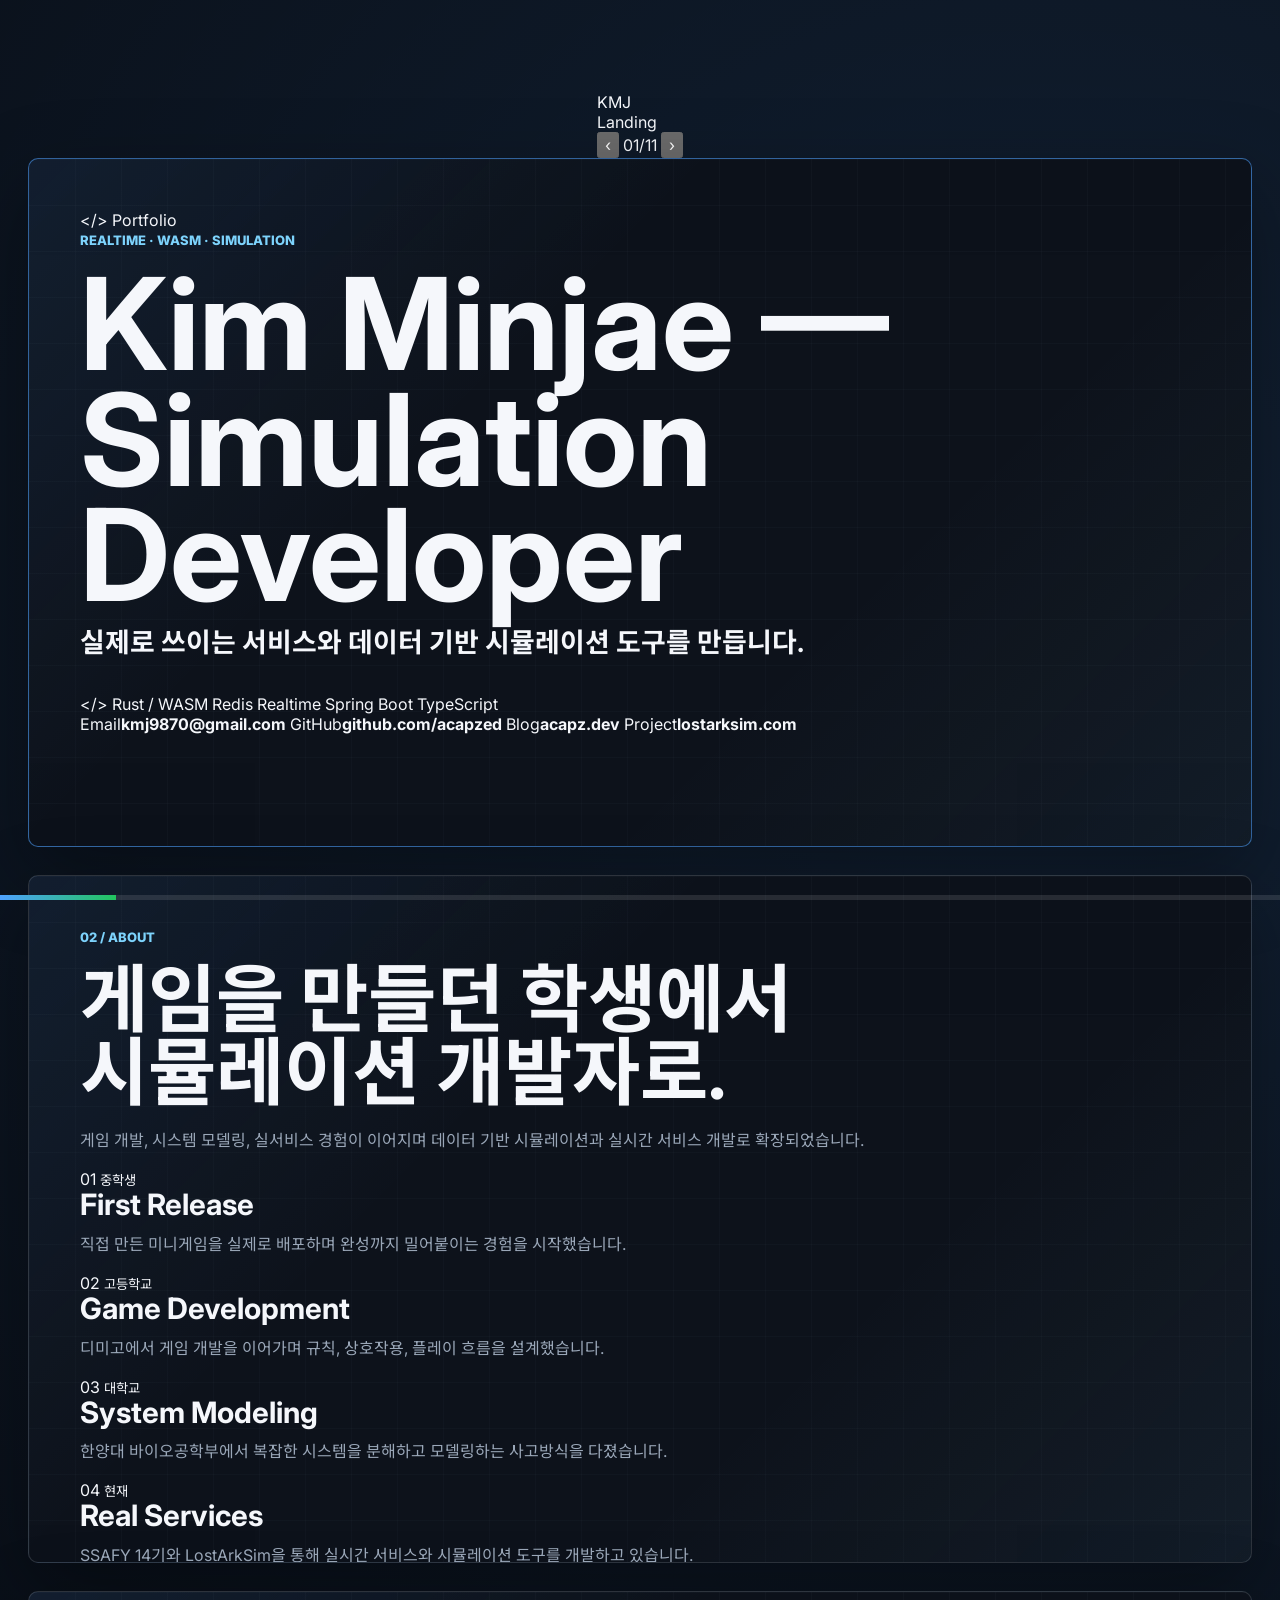
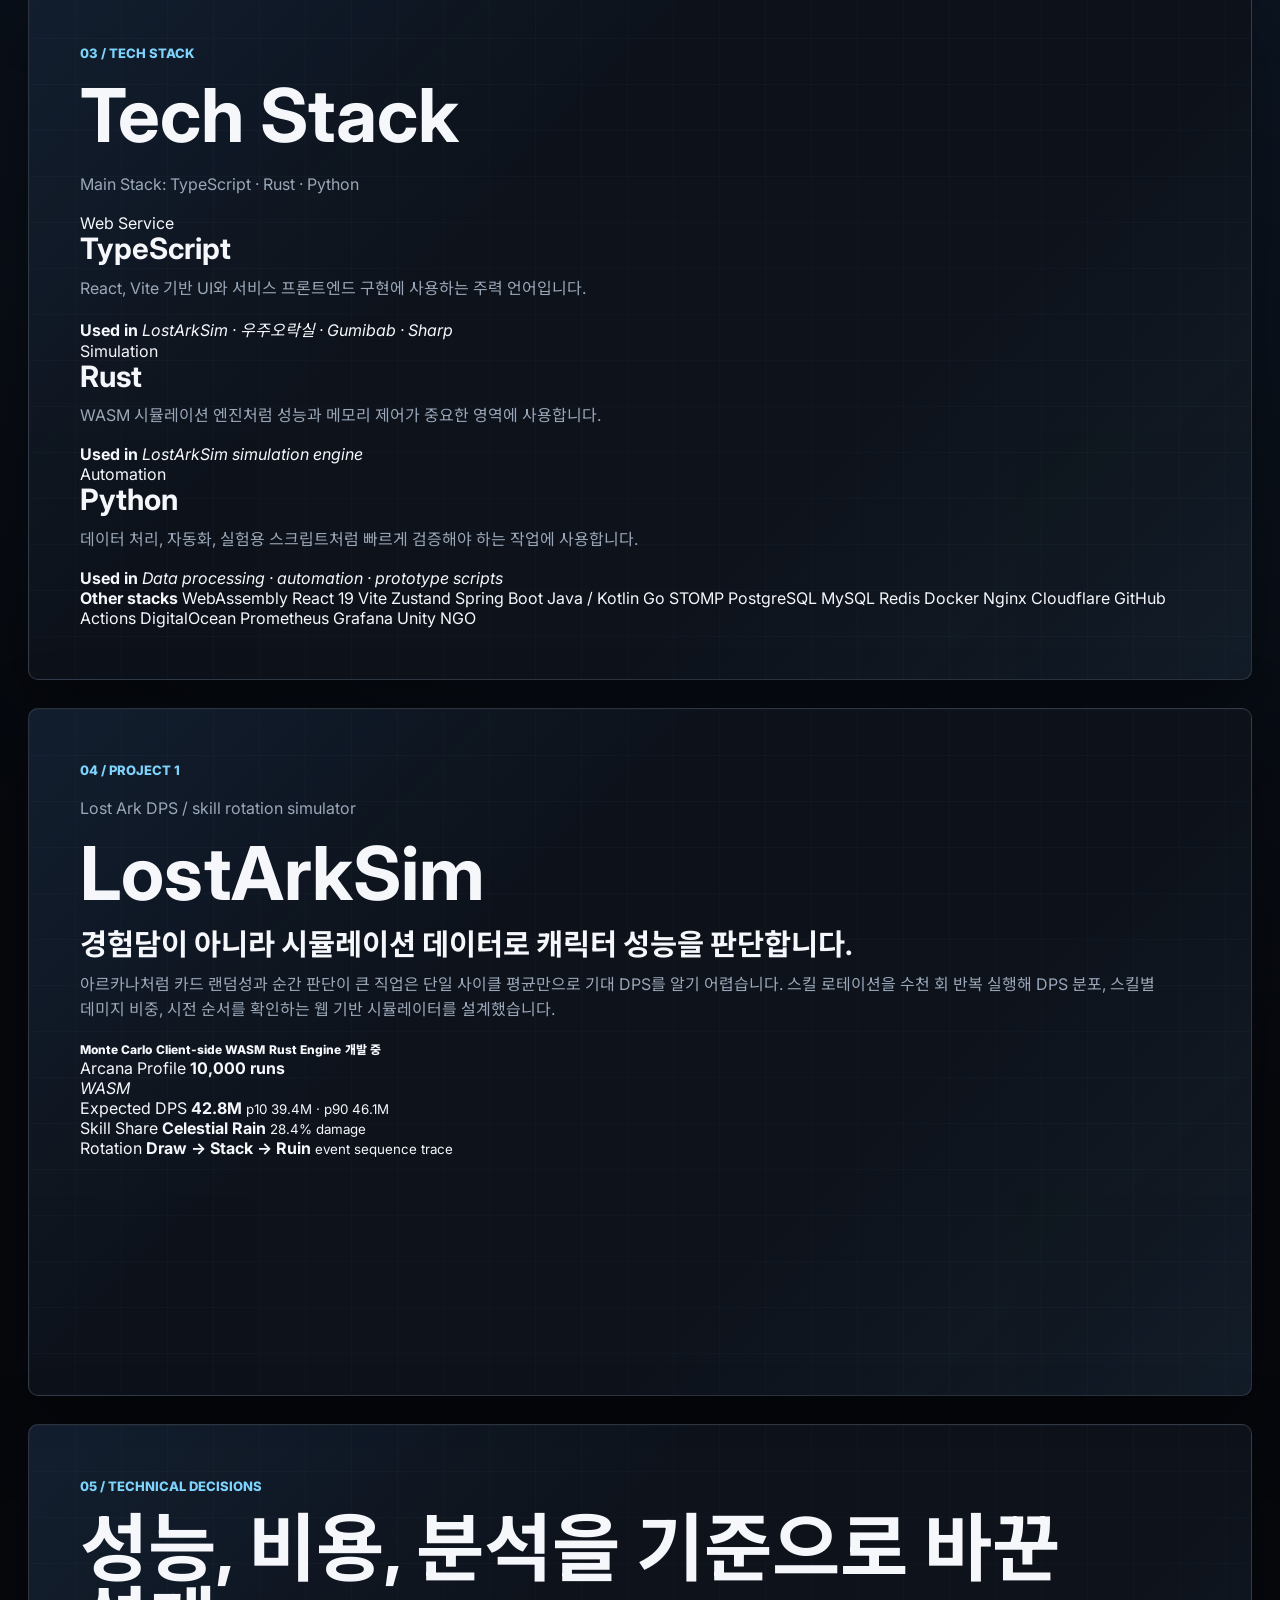
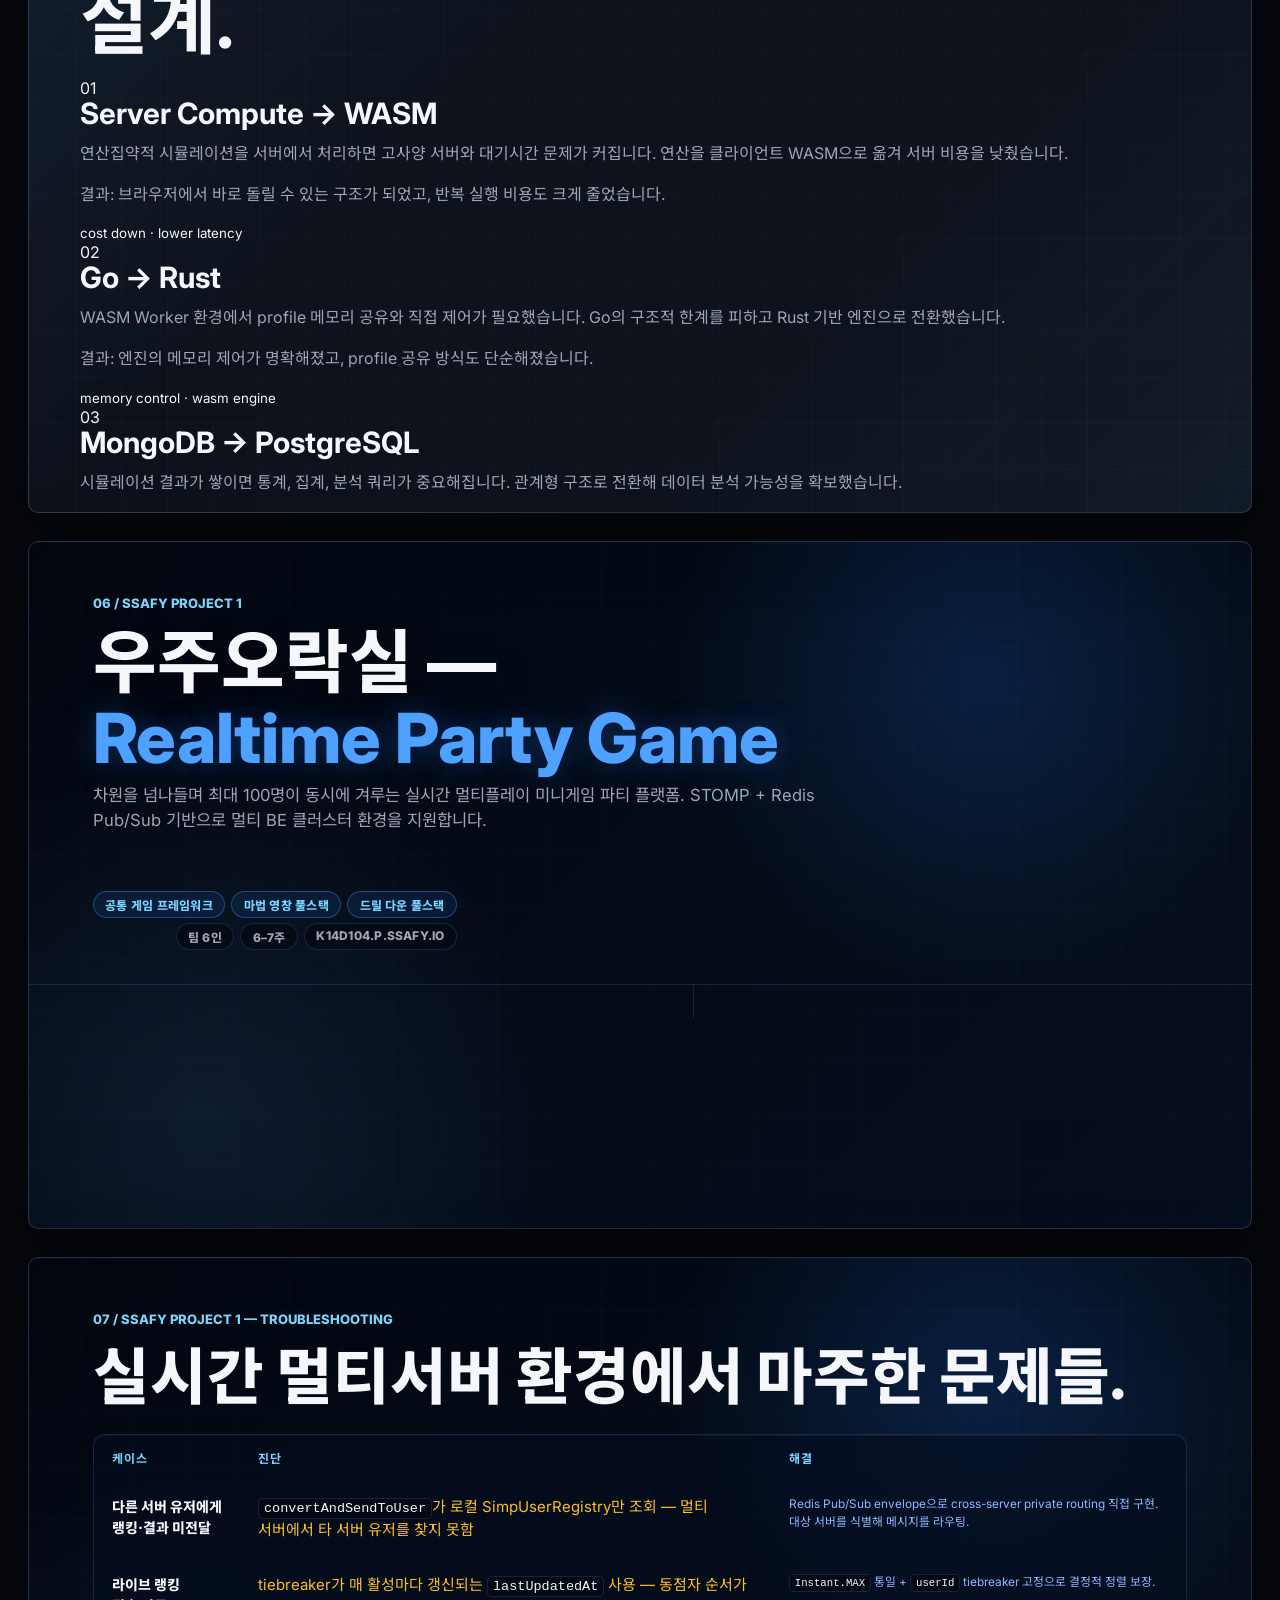
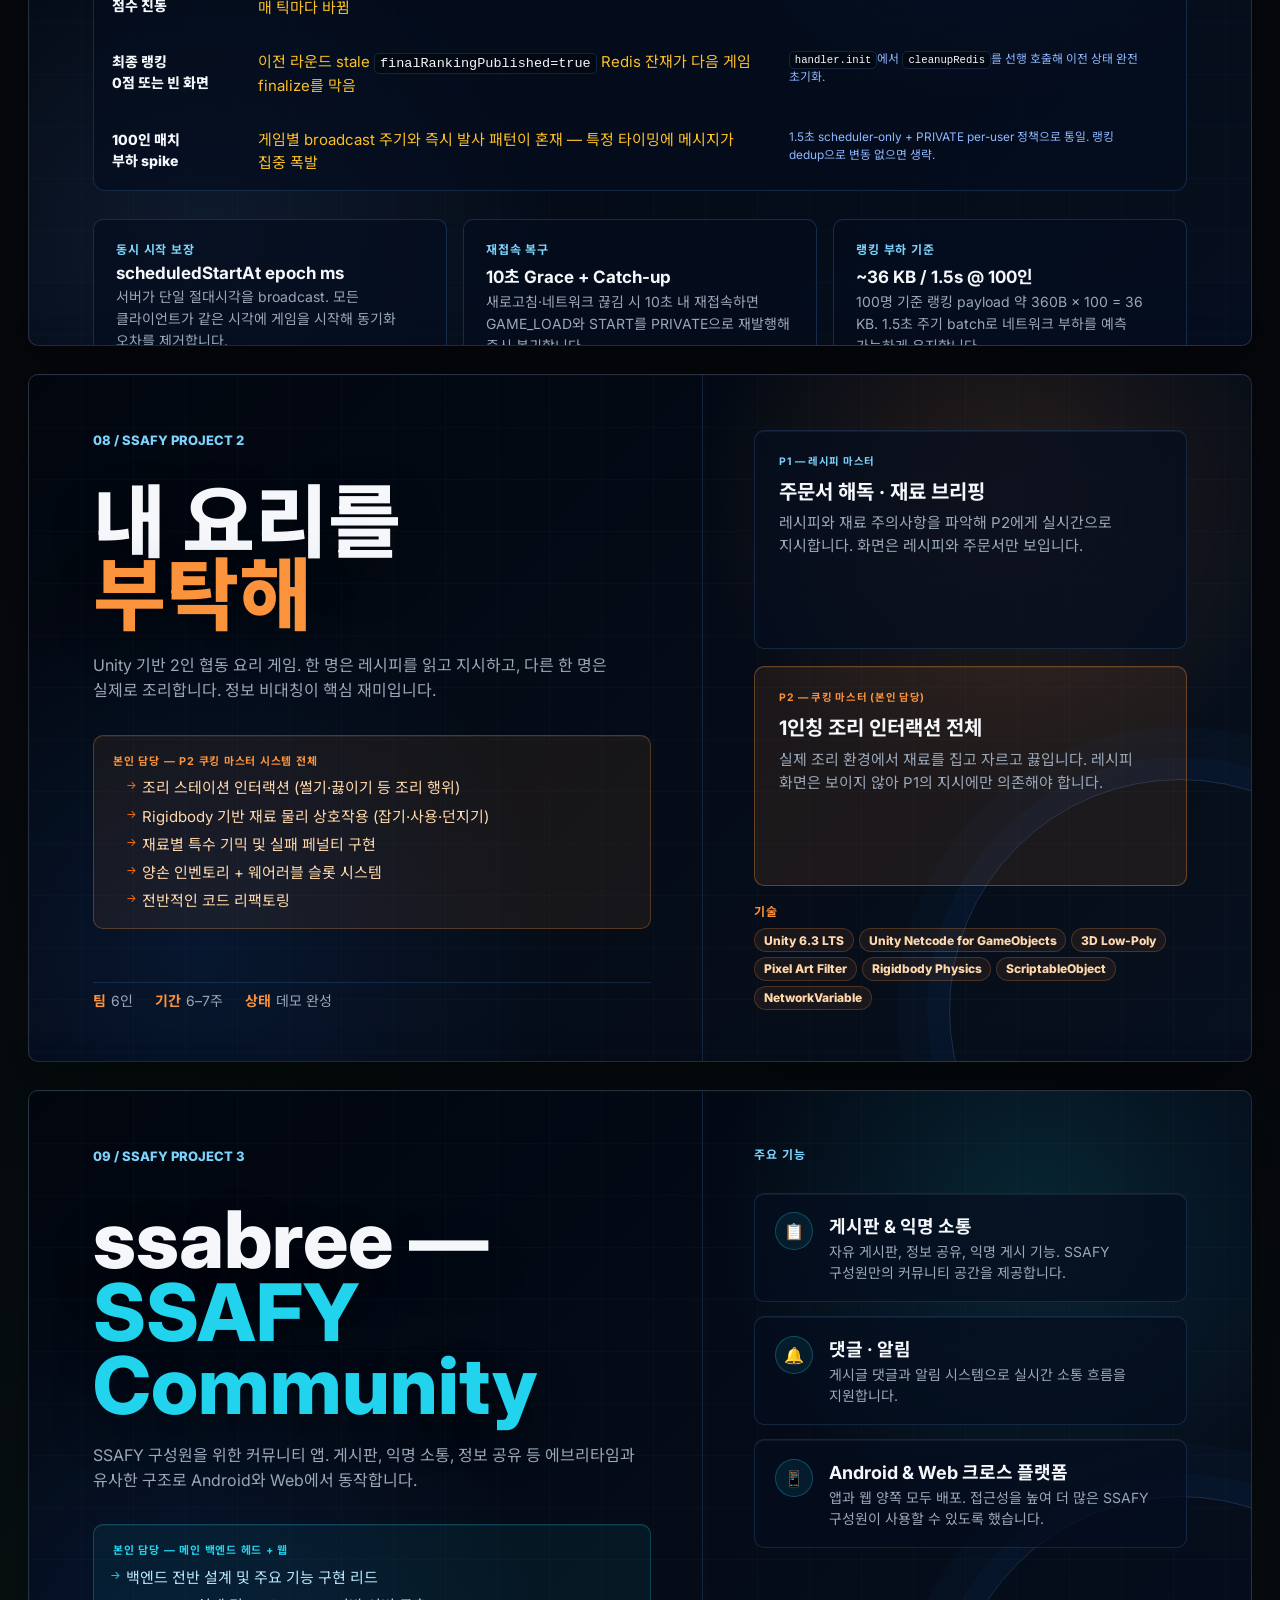
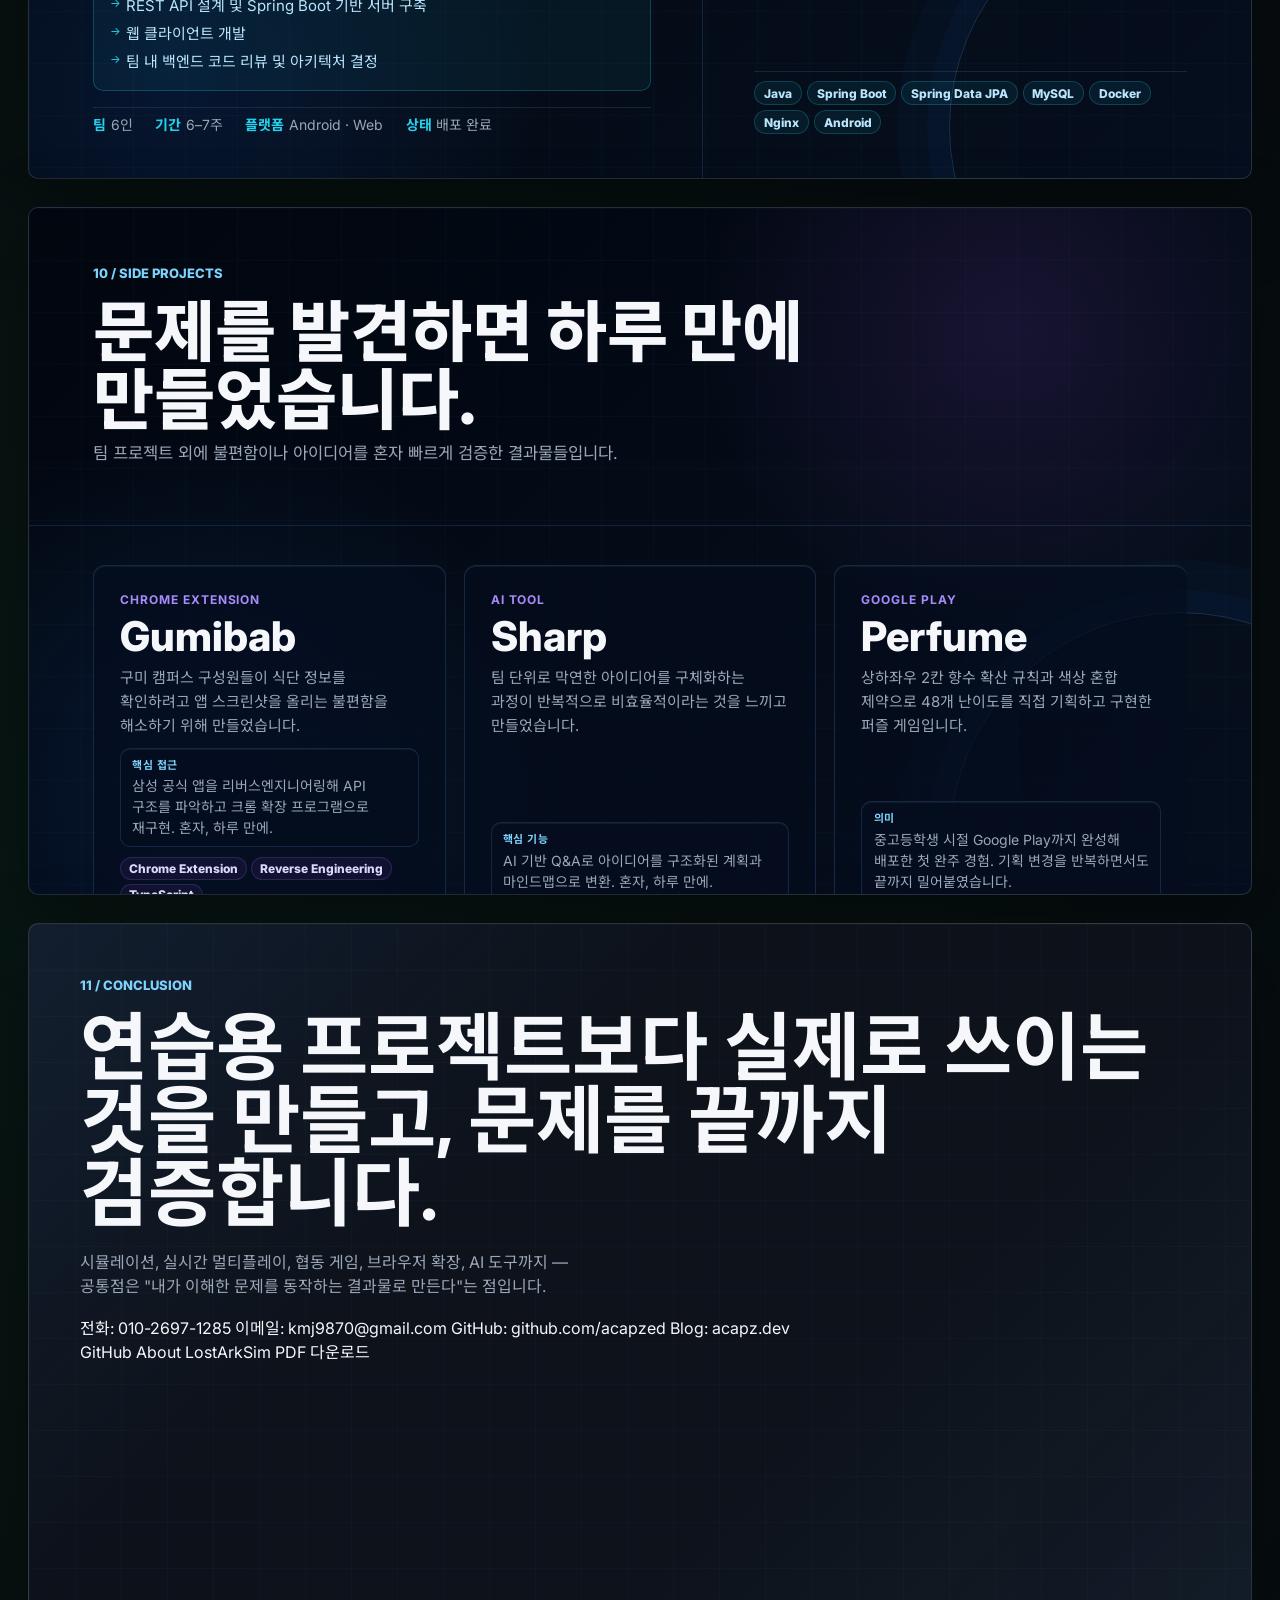
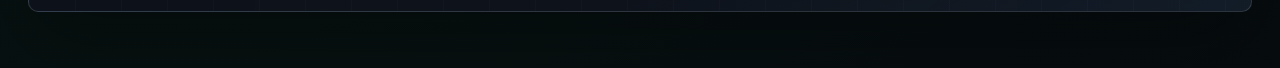
<file: index-style-aligned.html>
<!doctype html>
<html lang="ko">
  <head>
    <meta charset="utf-8">
    <meta name="viewport" content="width=device-width, initial-scale=1">
    <title>포트폴리오 — 김민재</title>
    <link rel="preconnect" href="https://fonts.googleapis.com">
    <link rel="preconnect" href="https://fonts.gstatic.com" crossorigin>
    <link href="https://fonts.googleapis.com/css2?family=Inter:wght@400;500;600;700;800&family=Noto+Sans+KR:wght@400;500;700;800&display=swap" rel="stylesheet">
    <link rel="stylesheet" href="styles.css">
    <style>
      /* ── SSAFY Project Slides ── */

      /* 우주오락실 메인 슬라이드 */
      .uju-slide {
        background: #0a0e1a;
        color: #e8eaf6;
        display: grid;
        grid-template-rows: auto 1fr;
        gap: 0;
        overflow: hidden;
        position: relative;
      }
      .uju-slide::before {
        content: '';
        position: absolute;
        inset: 0;
        background:
          radial-gradient(ellipse 60% 40% at 80% 20%, rgba(99,102,241,.18) 0%, transparent 60%),
          radial-gradient(ellipse 40% 50% at 10% 80%, rgba(167,139,250,.12) 0%, transparent 60%);
        pointer-events: none;
      }
      .uju-header {
        padding: 2.8rem 3.2rem 1.6rem;
        position: relative;
        z-index: 1;
        border-bottom: 1px solid rgba(255,255,255,.06);
        display: flex;
        align-items: flex-end;
        justify-content: space-between;
        gap: 2rem;
        flex-wrap: wrap;
      }
      .uju-header-left h2 {
        font-size: clamp(1.8rem, 3.5vw, 2.6rem);
        font-weight: 800;
        margin: .4rem 0 .6rem;
        line-height: 1.15;
        color: #fff;
      }
      .uju-header-left h2 em {
        font-style: normal;
        color: #818cf8;
      }
      .uju-header-left p {
        font-size: .88rem;
        color: #94a3b8;
        max-width: 48ch;
        line-height: 1.6;
      }
      .uju-role-badge {
        display: flex;
        flex-direction: column;
        align-items: flex-end;
        gap: .35rem;
        flex-shrink: 0;
      }
      .uju-role-badge .badge-row {
        display: flex;
        gap: .4rem;
        flex-wrap: wrap;
        justify-content: flex-end;
      }
      .uju-role-badge .bdg {
        font-size: .72rem;
        font-weight: 600;
        padding: .25rem .7rem;
        border-radius: 99px;
        letter-spacing: .02em;
        text-transform: uppercase;
      }
      .bdg-primary { background: rgba(99,102,241,.25); color: #a5b4fc; border: 1px solid rgba(99,102,241,.4); }
      .bdg-secondary { background: rgba(255,255,255,.06); color: #94a3b8; border: 1px solid rgba(255,255,255,.1); }
      .uju-body {
        display: grid;
        grid-template-columns: 1fr 1fr;
        gap: 0;
        position: relative;
        z-index: 1;
        overflow: hidden;
      }
      .uju-features {
        padding: 1.6rem 3.2rem 2rem;
        display: flex;
        flex-direction: column;
        gap: 1rem;
        border-right: 1px solid rgba(255,255,255,.06);
      }
      .uju-feature-row {
        display: grid;
        grid-template-columns: 2.4rem 1fr;
        gap: .6rem .8rem;
        align-items: start;
      }
      .uju-feature-row .feat-num {
        font-size: .68rem;
        font-weight: 700;
        color: #6366f1;
        padding-top: .15rem;
        letter-spacing: .05em;
      }
      .uju-feature-row h4 {
        font-size: .84rem;
        font-weight: 700;
        color: #c7d2fe;
        margin: 0 0 .2rem;
      }
      .uju-feature-row p {
        font-size: .78rem;
        color: #64748b;
        line-height: 1.55;
        margin: 0;
        grid-column: 2;
      }
      .uju-right {
        padding: 1.6rem 2.4rem 2rem;
        display: flex;
        flex-direction: column;
        gap: 1.2rem;
      }
      .uju-games-label {
        font-size: .7rem;
        font-weight: 700;
        text-transform: uppercase;
        letter-spacing: .08em;
        color: #475569;
        margin-bottom: .2rem;
      }
      .uju-games-grid {
        display: grid;
        grid-template-columns: repeat(4, 1fr);
        gap: .3rem;
      }
      .uju-games-grid .game-chip {
        font-size: .68rem;
        padding: .3rem .5rem;
        background: rgba(255,255,255,.04);
        border: 1px solid rgba(255,255,255,.08);
        border-radius: 4px;
        color: #94a3b8;
        text-align: center;
        line-height: 1.3;
      }
      .uju-games-grid .game-chip.mine {
        background: rgba(99,102,241,.15);
        border-color: rgba(99,102,241,.35);
        color: #a5b4fc;
        font-weight: 600;
      }
      .uju-stack-row {
        display: flex;
        flex-wrap: wrap;
        gap: .3rem;
        margin-top: auto;
      }
      .uju-stack-row span {
        font-size: .68rem;
        padding: .2rem .55rem;
        background: rgba(255,255,255,.05);
        border: 1px solid rgba(255,255,255,.08);
        border-radius: 3px;
        color: #64748b;
      }
      .uju-meta-row {
        display: flex;
        gap: 1.5rem;
        font-size: .78rem;
        color: #475569;
        padding-top: .4rem;
        border-top: 1px solid rgba(255,255,255,.05);
      }
      .uju-meta-row strong { color: #94a3b8; margin-right: .3rem; }

      /* 우주오락실 트러블슈팅 슬라이드 */
      .uju-ts-slide {
        background: #0a0e1a;
        color: #e8eaf6;
        position: relative;
        overflow: hidden;
      }
      .uju-ts-slide::before {
        content: '';
        position: absolute;
        inset: 0;
        background: radial-gradient(ellipse 50% 60% at 15% 50%, rgba(99,102,241,.1) 0%, transparent 60%);
        pointer-events: none;
      }
      .ts-table {
        width: 100%;
        border-collapse: collapse;
        font-size: .78rem;
        position: relative;
        z-index: 1;
      }
      .ts-table thead tr {
        border-bottom: 1px solid rgba(99,102,241,.3);
      }
      .ts-table thead th {
        text-align: left;
        font-size: .68rem;
        font-weight: 700;
        text-transform: uppercase;
        letter-spacing: .07em;
        color: #6366f1;
        padding: .5rem .8rem;
      }
      .ts-table tbody tr {
        border-bottom: 1px solid rgba(255,255,255,.05);
        transition: background .15s;
      }
      .ts-table tbody tr:hover { background: rgba(99,102,241,.07); }
      .ts-table tbody td {
        padding: .7rem .8rem;
        vertical-align: top;
        color: #94a3b8;
        line-height: 1.5;
      }
      .ts-table tbody td:first-child {
        color: #818cf8;
        font-weight: 600;
        white-space: nowrap;
        font-size: .73rem;
      }
      .ts-table tbody td:last-child { color: #64748b; font-size: .74rem; }
      .ts-diag { color: #fbbf24 !important; }
      .ts-sol { color: #34d399 !important; }
      .ts-slide-wrap {
        padding: 2rem 3.2rem 2.2rem;
        display: flex;
        flex-direction: column;
        height: 100%;
        box-sizing: border-box;
        gap: 1.2rem;
        position: relative;
        z-index: 1;
      }
      .ts-arch-row {
        display: grid;
        grid-template-columns: repeat(3, 1fr);
        gap: .8rem;
        margin-top: .4rem;
      }
      .ts-arch-card {
        background: rgba(255,255,255,.03);
        border: 1px solid rgba(255,255,255,.07);
        border-radius: 6px;
        padding: .9rem 1rem;
      }
      .ts-arch-card .arch-label {
        font-size: .65rem;
        font-weight: 700;
        text-transform: uppercase;
        letter-spacing: .07em;
        color: #6366f1;
        margin-bottom: .35rem;
      }
      .ts-arch-card p {
        font-size: .74rem;
        color: #64748b;
        line-height: 1.55;
        margin: 0;
      }
      .ts-arch-card strong { color: #94a3b8; display: block; margin-bottom: .2rem; font-size: .78rem; }

      /* 내 요리를 부탁해 */
      .cooking-slide {
        background: #0f0a05;
        color: #f5ebe0;
        position: relative;
        overflow: hidden;
      }
      .cooking-slide::before {
        content: '';
        position: absolute;
        inset: 0;
        background:
          radial-gradient(ellipse 55% 45% at 85% 15%, rgba(251,146,60,.12) 0%, transparent 55%),
          radial-gradient(ellipse 40% 50% at 5% 85%, rgba(217,119,6,.08) 0%, transparent 55%);
        pointer-events: none;
      }
      .cooking-layout {
        display: grid;
        grid-template-columns: 1fr 1fr;
        height: 100%;
        position: relative;
        z-index: 1;
      }
      .cooking-left {
        padding: 2.6rem 2.4rem 2.2rem 3.2rem;
        display: flex;
        flex-direction: column;
        gap: 1rem;
        border-right: 1px solid rgba(255,255,255,.05);
      }
      .cooking-left h2 {
        font-size: clamp(1.6rem, 3vw, 2.2rem);
        font-weight: 800;
        color: #fff;
        line-height: 1.15;
        margin: .3rem 0 .3rem;
      }
      .cooking-left h2 em {
        font-style: normal;
        color: #fb923c;
      }
      .cooking-left > p {
        font-size: .83rem;
        color: #a16207;
        line-height: 1.65;
        max-width: 46ch;
      }
      .role-block {
        background: rgba(251,146,60,.08);
        border: 1px solid rgba(251,146,60,.2);
        border-radius: 8px;
        padding: 1rem 1.2rem;
      }
      .role-block .role-title {
        font-size: .68rem;
        font-weight: 700;
        text-transform: uppercase;
        letter-spacing: .07em;
        color: #f97316;
        margin-bottom: .6rem;
      }
      .role-block ul {
        margin: 0;
        padding: 0 0 0 1rem;
        list-style: none;
        display: flex;
        flex-direction: column;
        gap: .35rem;
      }
      .role-block ul li {
        font-size: .78rem;
        color: #d97706;
        line-height: 1.5;
        position: relative;
        padding-left: .8rem;
      }
      .role-block ul li::before {
        content: '→';
        position: absolute;
        left: -.2rem;
        color: #f97316;
        font-size: .7rem;
      }
      .cooking-meta {
        display: flex;
        gap: 1.4rem;
        font-size: .76rem;
        color: #92400e;
        padding-top: .4rem;
        border-top: 1px solid rgba(255,255,255,.05);
        margin-top: auto;
      }
      .cooking-meta strong { color: #d97706; margin-right: .3rem; }
      .cooking-right {
        padding: 2.2rem 3.2rem 2.2rem 2.4rem;
        display: flex;
        flex-direction: column;
        gap: 1.1rem;
      }
      .player-card {
        background: rgba(255,255,255,.03);
        border: 1px solid rgba(255,255,255,.07);
        border-radius: 8px;
        padding: 1rem 1.2rem;
        flex: 1;
      }
      .player-card.active {
        background: rgba(251,146,60,.07);
        border-color: rgba(251,146,60,.25);
      }
      .player-card .player-label {
        font-size: .65rem;
        font-weight: 700;
        text-transform: uppercase;
        letter-spacing: .07em;
        margin-bottom: .5rem;
      }
      .player-card.active .player-label { color: #f97316; }
      .player-card:not(.active) .player-label { color: #475569; }
      .player-card h4 { font-size: .88rem; font-weight: 700; margin: 0 0 .4rem; }
      .player-card.active h4 { color: #fed7aa; }
      .player-card:not(.active) h4 { color: #64748b; }
      .player-card p { font-size: .75rem; line-height: 1.55; margin: 0; }
      .player-card.active p { color: #92400e; }
      .player-card:not(.active) p { color: #334155; }
      .cooking-tech {
        display: flex;
        flex-wrap: wrap;
        gap: .3rem;
      }
      .cooking-tech span {
        font-size: .68rem;
        padding: .22rem .55rem;
        background: rgba(255,255,255,.04);
        border: 1px solid rgba(255,255,255,.07);
        border-radius: 3px;
        color: #78350f;
      }

      /* ssabree */
      .ssabree-slide {
        background: #f8faff;
        color: #1e293b;
        position: relative;
        overflow: hidden;
      }
      .ssabree-slide::before {
        content: '';
        position: absolute;
        inset: 0;
        background:
          radial-gradient(ellipse 50% 40% at 90% 10%, rgba(59,130,246,.08) 0%, transparent 55%),
          radial-gradient(ellipse 35% 45% at 5% 90%, rgba(99,102,241,.06) 0%, transparent 55%);
        pointer-events: none;
      }
      .ssabree-layout {
        display: grid;
        grid-template-columns: 1fr 1fr;
        height: 100%;
        position: relative;
        z-index: 1;
      }
      .ssabree-left {
        padding: 2.6rem 2.4rem 2.2rem 3.2rem;
        display: flex;
        flex-direction: column;
        gap: 1rem;
        border-right: 1px solid rgba(0,0,0,.06);
      }
      .ssabree-left h2 {
        font-size: clamp(1.6rem, 3vw, 2.3rem);
        font-weight: 800;
        color: #0f172a;
        margin: .3rem 0 .3rem;
        line-height: 1.15;
      }
      .ssabree-left h2 em {
        font-style: normal;
        color: #3b82f6;
      }
      .ssabree-left > p {
        font-size: .83rem;
        color: #64748b;
        line-height: 1.65;
        max-width: 46ch;
      }
      .role-block-light {
        background: rgba(59,130,246,.06);
        border: 1px solid rgba(59,130,246,.15);
        border-radius: 8px;
        padding: 1rem 1.2rem;
      }
      .role-block-light .role-title {
        font-size: .68rem;
        font-weight: 700;
        text-transform: uppercase;
        letter-spacing: .07em;
        color: #3b82f6;
        margin-bottom: .6rem;
      }
      .role-block-light ul {
        margin: 0;
        padding: 0;
        list-style: none;
        display: flex;
        flex-direction: column;
        gap: .35rem;
      }
      .role-block-light ul li {
        font-size: .78rem;
        color: #1e40af;
        line-height: 1.5;
        padding-left: .8rem;
        position: relative;
      }
      .role-block-light ul li::before {
        content: '→';
        position: absolute;
        left: -.2rem;
        color: #3b82f6;
        font-size: .7rem;
      }
      .ssabree-meta {
        display: flex;
        gap: 1.4rem;
        font-size: .76rem;
        color: #94a3b8;
        padding-top: .4rem;
        border-top: 1px solid rgba(0,0,0,.06);
        margin-top: auto;
      }
      .ssabree-meta strong { color: #475569; margin-right: .3rem; }
      .ssabree-right {
        padding: 2.2rem 3.2rem 2.2rem 2.4rem;
        display: flex;
        flex-direction: column;
        gap: 1rem;
      }
      .ssabree-feature-list {
        display: flex;
        flex-direction: column;
        gap: .6rem;
        flex: 1;
      }
      .ssabree-feature-item {
        display: flex;
        gap: .8rem;
        align-items: flex-start;
        padding: .7rem .9rem;
        background: rgba(255,255,255,.7);
        border: 1px solid rgba(0,0,0,.06);
        border-radius: 6px;
      }
      .ssabree-feature-item .feat-icon {
        font-size: .9rem;
        flex-shrink: 0;
        margin-top: .05rem;
      }
      .ssabree-feature-item h4 {
        font-size: .8rem;
        font-weight: 700;
        color: #1e293b;
        margin: 0 0 .2rem;
      }
      .ssabree-feature-item p {
        font-size: .73rem;
        color: #64748b;
        margin: 0;
        line-height: 1.5;
      }
      .ssabree-tech {
        display: flex;
        flex-wrap: wrap;
        gap: .3rem;
        padding-top: .6rem;
        border-top: 1px solid rgba(0,0,0,.06);
      }
      .ssabree-tech span {
        font-size: .68rem;
        padding: .22rem .55rem;
        background: rgba(59,130,246,.08);
        border: 1px solid rgba(59,130,246,.15);
        border-radius: 3px;
        color: #1d4ed8;
      }

      /* Side Projects */
      .side-slide {
        background: #0c0c0c;
        color: #e2e8f0;
        position: relative;
        overflow: hidden;
      }
      .side-slide::before {
        content: '';
        position: absolute;
        inset: 0;
        background:
          radial-gradient(ellipse 40% 30% at 20% 20%, rgba(168,85,247,.1) 0%, transparent 55%),
          radial-gradient(ellipse 35% 40% at 80% 80%, rgba(236,72,153,.07) 0%, transparent 55%);
        pointer-events: none;
      }
      .side-layout {
        display: grid;
        grid-template-rows: auto 1fr;
        gap: 0;
        height: 100%;
        position: relative;
        z-index: 1;
      }
      .side-header {
        padding: 2.4rem 3.2rem 1.4rem;
        border-bottom: 1px solid rgba(255,255,255,.05);
      }
      .side-header h2 {
        font-size: clamp(1.4rem, 2.8vw, 2rem);
        font-weight: 800;
        color: #fff;
        margin: .3rem 0 .4rem;
      }
      .side-header p {
        font-size: .82rem;
        color: #475569;
        max-width: 60ch;
      }
      .side-cards {
        display: grid;
        grid-template-columns: repeat(3, 1fr);
        gap: 0;
        padding: 1.4rem 3.2rem 2rem;
        align-content: start;
      }
      .side-card {
        padding: 1.2rem 1.4rem;
        border-right: 1px solid rgba(255,255,255,.05);
        display: flex;
        flex-direction: column;
        gap: .6rem;
      }
      .side-card:last-child { border-right: none; }
      .side-card .sc-kicker {
        font-size: .65rem;
        font-weight: 700;
        text-transform: uppercase;
        letter-spacing: .08em;
        color: #6366f1;
      }
      .side-card h3 {
        font-size: 1.3rem;
        font-weight: 800;
        color: #fff;
        margin: 0;
        line-height: 1.1;
      }
      .side-card p {
        font-size: .77rem;
        color: #475569;
        line-height: 1.6;
        margin: 0;
        flex: 1;
      }
      .side-card .sc-highlight {
        background: rgba(255,255,255,.04);
        border: 1px solid rgba(255,255,255,.07);
        border-radius: 4px;
        padding: .5rem .7rem;
        font-size: .72rem;
        color: #64748b;
        line-height: 1.5;
      }
      .side-card .sc-highlight strong {
        display: block;
        color: #94a3b8;
        margin-bottom: .15rem;
        font-size: .68rem;
        text-transform: uppercase;
        letter-spacing: .05em;
      }
      .side-card .sc-tags {
        display: flex;
        flex-wrap: wrap;
        gap: .25rem;
      }
      .side-card .sc-tags span {
        font-size: .65rem;
        padding: .18rem .5rem;
        background: rgba(255,255,255,.04);
        border: 1px solid rgba(255,255,255,.07);
        border-radius: 3px;
        color: #334155;
      }
      .sc-link {
        font-size: .72rem;
        color: #818cf8;
        text-decoration: none;
        display: inline-flex;
        align-items: center;
        gap: .25rem;
      }
      .sc-link:hover { color: #a5b4fc; }

      /* Shared util overrides for eyebrow in dark slides */
      .uju-slide .eyebrow,
      .uju-ts-slide .eyebrow,
      .cooking-slide .eyebrow,
      .side-slide .eyebrow {
        color: #6366f1;
      }
      .ssabree-slide .eyebrow { color: #3b82f6; }
      /* ── 06–10 Style Alignment Overrides ──
         Keep each project's character, but bring typography, dark surface,
         grid texture, card density, and blue-accent hierarchy closer to slides 01–05. */
      .uju-slide,
      .uju-ts-slide,
      .cooking-slide,
      .ssabree-slide,
      .side-slide {
        padding: 0;
        background:
          radial-gradient(circle at 78% 20%, rgba(30, 123, 255, 0.18), transparent 28%),
          radial-gradient(circle at 14% 84%, rgba(96, 165, 250, 0.11), transparent 30%),
          linear-gradient(135deg, rgba(2, 7, 16, 0.98), rgba(7, 16, 31, 0.96)),
          #03070d;
        color: var(--ink);
      }

      .uju-slide::before,
      .uju-ts-slide::before,
      .cooking-slide::before,
      .ssabree-slide::before,
      .side-slide::before {
        content: "";
        position: absolute;
        inset: 0;
        background:
          linear-gradient(rgba(96, 165, 250, 0.045) 1px, transparent 1px),
          linear-gradient(90deg, rgba(96, 165, 250, 0.045) 1px, transparent 1px);
        background-size: 52px 52px;
        opacity: 0.68;
        pointer-events: none;
      }

      .cooking-slide::after,
      .side-slide::after,
      .ssabree-slide::after {
        content: "";
        position: absolute;
        right: -160px;
        bottom: -180px;
        width: 460px;
        height: 460px;
        border: 1px solid rgba(96, 165, 250, 0.22);
        border-radius: 50%;
        box-shadow:
          0 0 0 22px rgba(30, 123, 255, 0.045),
          0 0 0 52px rgba(30, 123, 255, 0.028);
        pointer-events: none;
      }

      .uju-slide .eyebrow,
      .uju-ts-slide .eyebrow,
      .cooking-slide .eyebrow,
      .ssabree-slide .eyebrow,
      .side-slide .eyebrow {
        color: var(--accent-2) !important;
        font-size: 13px !important;
        font-weight: 800 !important;
        letter-spacing: 0 !important;
        text-transform: uppercase !important;
      }

      /* 06 — Uju: party-game tone, but same deck structure */
      .uju-header {
        padding: clamp(32px, 4vw, 54px) clamp(34px, 5vw, 66px) clamp(20px, 3vw, 34px);
        border-bottom: 1px solid rgba(96, 165, 250, 0.18);
        align-items: flex-start;
      }
      .uju-header-left h2 {
        max-width: 1120px;
        font-size: clamp(42px, 5.4vw, 78px);
        line-height: 0.98;
        letter-spacing: 0;
        color: var(--ink);
        text-shadow: 0 18px 44px rgba(0, 0, 0, 0.38);
      }
      .uju-header-left h2 em {
        display: block;
        margin-top: 8px;
        color: var(--accent);
        text-shadow: 0 0 30px rgba(30, 123, 255, 0.34);
      }
      .uju-header-left p:not(.eyebrow) {
        max-width: 760px;
        color: var(--muted);
        font-size: clamp(16px, 1.3vw, 20px);
        line-height: 1.55;
      }
      .uju-role-badge { padding-top: 8px; }
      .uju-role-badge .bdg,
      .lostark-meta span,
      .side-card .sc-tags span,
      .cooking-tech span,
      .ssabree-tech span {
        border-radius: 999px;
        font-size: 12px;
        font-weight: 800;
      }
      .bdg-primary {
        background: rgba(30, 123, 255, 0.12);
        border-color: rgba(96, 165, 250, 0.32);
        color: var(--accent-2);
      }
      .bdg-secondary {
        background: rgba(3, 9, 18, 0.7);
        border-color: rgba(96, 165, 250, 0.18);
        color: var(--muted);
      }
      .uju-body {
        grid-template-columns: minmax(0, 0.98fr) minmax(380px, 0.82fr);
        height: calc(100% - 210px);
      }
      .uju-features,
      .uju-right {
        padding: clamp(22px, 3vw, 36px) clamp(34px, 5vw, 66px) clamp(28px, 3.6vw, 46px);
      }
      .uju-features { gap: 14px; border-right: 1px solid rgba(96, 165, 250, 0.16); }
      .uju-feature-row {
        grid-template-columns: 58px minmax(0, 1fr);
        gap: 0 16px;
        padding: 14px 0;
        border-top: 1px solid rgba(96, 165, 250, 0.12);
      }
      .uju-feature-row:first-child { border-top: 0; }
      .uju-feature-row .feat-num {
        display: grid;
        place-items: center;
        width: 44px;
        height: 44px;
        border: 1px solid rgba(96, 165, 250, 0.4);
        border-radius: 50%;
        background: rgba(30, 123, 255, 0.1);
        color: var(--accent-2);
        box-shadow: 0 0 24px rgba(30, 123, 255, 0.18);
      }
      .uju-feature-row h4 {
        color: var(--ink);
        font-size: clamp(16px, 1.2vw, 20px);
      }
      .uju-feature-row p {
        grid-column: 2;
        color: var(--muted);
        font-size: clamp(13px, 1vw, 16px);
      }
      .uju-games-label {
        color: var(--accent-2);
        font-size: 12px;
        font-weight: 800;
      }
      .uju-games-grid { gap: 8px; }
      .uju-games-grid .game-chip {
        padding: 9px 8px;
        border-color: rgba(96, 165, 250, 0.16);
        border-radius: 8px;
        background: rgba(5, 14, 30, 0.68);
        color: var(--muted);
        font-size: 13px;
        font-weight: 700;
      }
      .uju-games-grid .game-chip.mine {
        background: rgba(30, 123, 255, 0.16);
        border-color: rgba(96, 165, 250, 0.42);
        color: var(--ink);
        box-shadow: inset 0 1px 0 rgba(255, 255, 255, 0.06);
      }
      .uju-right [style*="display:flex"] > div {
        border-color: rgba(96, 165, 250, 0.16) !important;
        border-radius: 8px !important;
        background: rgba(5, 14, 30, 0.68) !important;
        color: var(--muted) !important;
        font-size: 14px !important;
      }
      .uju-meta-row {
        flex-wrap: wrap;
        gap: 12px 24px;
        color: var(--muted);
        border-top-color: rgba(96, 165, 250, 0.16);
        font-size: 14px;
      }
      .uju-meta-row strong { color: var(--accent-2); }

      /* 07 — Troubleshooting: technical decision slide language */
      .ts-slide-wrap {
        padding: clamp(32px, 4vw, 54px) clamp(34px, 5vw, 66px) clamp(28px, 3.8vw, 48px);
        gap: 22px;
      }
      .ts-slide-wrap h2 {
        max-width: 1120px;
        font-size: clamp(36px, 4.8vw, 68px) !important;
        line-height: 1.03 !important;
        color: var(--ink) !important;
      }
      .ts-table {
        overflow: hidden;
        border: 1px solid rgba(96, 165, 250, 0.18);
        border-radius: 12px;
        background: rgba(5, 14, 30, 0.7);
        border-collapse: separate;
        border-spacing: 0;
        box-shadow: inset 0 1px 0 rgba(255, 255, 255, 0.055);
      }
      .ts-table thead th {
        padding: 14px 18px;
        color: var(--accent-2);
        font-size: 12px;
      }
      .ts-table tbody td {
        padding: 16px 18px;
        color: var(--muted);
        font-size: 15px;
      }
      .ts-table tbody td:first-child {
        color: var(--ink);
        font-size: 14px;
        font-weight: 800;
      }
      .ts-diag { color: #fbbf24 !important; }
      .ts-sol { color: #8fb7ff !important; }
      .ts-table code {
        padding: 2px 5px;
        border: 1px solid rgba(96, 165, 250, 0.18);
        border-radius: 5px;
        background: rgba(3, 9, 18, 0.82);
        color: var(--ink);
        font-family: ui-monospace, SFMono-Regular, Menlo, Consolas, monospace;
        font-size: 0.9em;
      }
      .ts-arch-row { gap: 16px; }
      .ts-arch-card {
        padding: 20px 22px;
        border-color: rgba(96, 165, 250, 0.2);
        border-radius: 10px;
        background: rgba(5, 14, 30, 0.7);
      }
      .ts-arch-card .arch-label { color: var(--accent-2); font-size: 12px; }
      .ts-arch-card strong { color: var(--ink); font-size: 17px; }
      .ts-arch-card p { color: var(--muted); font-size: 14px; }

      /* 08 — Cooking: keep warm gameplay accent inside the same dark system */
      .cooking-slide {
        background:
          radial-gradient(circle at 80% 18%, rgba(251, 146, 60, 0.14), transparent 27%),
          radial-gradient(circle at 14% 84%, rgba(30, 123, 255, 0.11), transparent 30%),
          linear-gradient(135deg, rgba(2, 7, 16, 0.98), rgba(8, 17, 31, 0.96)),
          #03070d;
      }
      .cooking-layout,
      .ssabree-layout {
        grid-template-columns: minmax(0, 0.96fr) minmax(420px, 0.78fr);
      }
      .cooking-left,
      .ssabree-left {
        padding: clamp(34px, 4.3vw, 58px) clamp(30px, 4vw, 52px) clamp(30px, 4vw, 52px) clamp(34px, 5vw, 66px);
        border-right: 1px solid rgba(96, 165, 250, 0.16);
      }
      .cooking-right,
      .ssabree-right {
        padding: clamp(34px, 4.3vw, 58px) clamp(34px, 5vw, 66px) clamp(30px, 4vw, 52px) clamp(30px, 4vw, 52px);
      }
      .cooking-left h2,
      .ssabree-left h2 {
        font-size: clamp(50px, 6.2vw, 92px);
        line-height: 0.92;
        color: var(--ink);
        text-shadow: 0 18px 44px rgba(0, 0, 0, 0.38);
      }
      .cooking-left h2 em { color: #fb923c; }
      .cooking-left > p,
      .ssabree-left > p {
        max-width: 760px;
        color: var(--muted);
        font-size: clamp(16px, 1.25vw, 20px);
        line-height: 1.55;
      }
      .role-block,
      .role-block-light,
      .player-card,
      .ssabree-feature-item,
      .side-card .sc-highlight {
        border-radius: 10px;
        background: rgba(5, 14, 30, 0.7);
        box-shadow: inset 0 1px 0 rgba(255, 255, 255, 0.055);
      }
      .role-block {
        border-color: rgba(251, 146, 60, 0.28);
        background: rgba(251, 146, 60, 0.075);
      }
      .role-block .role-title { color: #fb923c; }
      .role-block ul li { color: #fed7aa; font-size: 15px; }
      .cooking-meta,
      .ssabree-meta {
        border-top-color: rgba(96, 165, 250, 0.16);
        color: var(--muted);
        font-size: 14px;
      }
      .cooking-meta strong { color: #fb923c; }
      .player-card {
        border-color: rgba(96, 165, 250, 0.16);
        padding: 22px 24px;
      }
      .player-card.active {
        background: rgba(251, 146, 60, 0.09);
        border-color: rgba(251, 146, 60, 0.34);
      }
      .player-card:not(.active) .player-label { color: var(--accent-2); }
      .player-card.active .player-label { color: #fb923c; }
      .player-card h4,
      .player-card.active h4,
      .player-card:not(.active) h4 { color: var(--ink); font-size: 20px; }
      .player-card p,
      .player-card.active p,
      .player-card:not(.active) p { color: var(--muted); font-size: 15px; }
      .cooking-right p[style] { color: #fb923c !important; font-size: 12px !important; }
      .cooking-tech span {
        border-color: rgba(251, 146, 60, 0.22);
        background: rgba(251, 146, 60, 0.08);
        color: #fed7aa;
      }

      /* 09 — ssabree: remove isolated light theme, keep community/product feel */
      .ssabree-slide {
        background:
          radial-gradient(circle at 82% 18%, rgba(34, 211, 238, 0.13), transparent 27%),
          radial-gradient(circle at 12% 84%, rgba(30, 123, 255, 0.12), transparent 30%),
          linear-gradient(135deg, rgba(2, 7, 16, 0.98), rgba(7, 16, 31, 0.96)),
          #03070d;
      }
      .ssabree-left h2 em { color: #22d3ee; }
      .role-block-light {
        border-color: rgba(34, 211, 238, 0.24);
        background: rgba(34, 211, 238, 0.06);
      }
      .role-block-light .role-title { color: #22d3ee; }
      .role-block-light ul li { color: #bae6fd; font-size: 15px; }
      .role-block-light ul li::before { color: #22d3ee; }
      .ssabree-meta strong { color: #22d3ee; }
      .ssabree-right > p[style] { color: var(--accent-2) !important; font-size: 12px !important; }
      .ssabree-feature-list { gap: 14px; }
      .ssabree-feature-item {
        gap: 16px;
        padding: 18px 20px;
        border-color: rgba(96, 165, 250, 0.16);
      }
      .ssabree-feature-item .feat-icon {
        display: grid;
        place-items: center;
        width: 38px;
        height: 38px;
        border: 1px solid rgba(34, 211, 238, 0.28);
        border-radius: 50%;
        background: rgba(34, 211, 238, 0.08);
        font-size: 16px;
      }
      .ssabree-feature-item h4 { color: var(--ink); font-size: 18px; }
      .ssabree-feature-item p { color: var(--muted); font-size: 14px; }
      .ssabree-tech {
        border-top-color: rgba(96, 165, 250, 0.16);
      }
      .ssabree-tech span {
        border-color: rgba(34, 211, 238, 0.22);
        background: rgba(34, 211, 238, 0.07);
        color: #bae6fd;
      }

      /* 10 — Side projects: keep fast-build energy, make it read like final project spread */
      .side-slide {
        background:
          radial-gradient(circle at 80% 18%, rgba(168, 85, 247, 0.12), transparent 27%),
          radial-gradient(circle at 14% 84%, rgba(30, 123, 255, 0.12), transparent 30%),
          linear-gradient(135deg, rgba(2, 7, 16, 0.98), rgba(7, 16, 31, 0.96)),
          #03070d;
      }
      .side-header {
        padding: clamp(34px, 4.3vw, 58px) clamp(34px, 5vw, 66px) clamp(24px, 3.3vw, 42px);
        border-bottom: 1px solid rgba(96, 165, 250, 0.16);
      }
      .side-header h2 {
        max-width: 1080px;
        font-size: clamp(42px, 5.2vw, 76px);
        line-height: 1.02;
        color: var(--ink);
      }
      .side-header p {
        max-width: 760px;
        color: var(--muted);
        font-size: clamp(16px, 1.3vw, 20px);
        line-height: 1.55;
      }
      .side-cards {
        gap: 18px;
        padding: clamp(24px, 3vw, 40px) clamp(34px, 5vw, 66px) clamp(30px, 4vw, 52px);
      }
      .side-card {
        min-height: 0;
        padding: 26px;
        border: 1px solid rgba(96, 165, 250, 0.18);
        border-radius: 12px;
        background: rgba(5, 14, 30, 0.7);
        box-shadow: inset 0 1px 0 rgba(255, 255, 255, 0.055);
      }
      .side-card .sc-kicker { color: #a78bfa; font-size: 12px; }
      .side-card h3 {
        color: var(--ink);
        font-size: clamp(34px, 3.2vw, 54px);
        line-height: 0.98;
      }
      .side-card p {
        color: var(--muted);
        font-size: 15px;
      }
      .side-card .sc-highlight {
        border-color: rgba(96, 165, 250, 0.16);
        color: var(--muted);
        font-size: 14px;
      }
      .side-card .sc-highlight strong { color: var(--accent-2); }
      .side-card .sc-tags span {
        border-color: rgba(168, 85, 247, 0.22);
        background: rgba(168, 85, 247, 0.07);
        color: #ddd6fe;
      }
      .sc-link { color: var(--accent-2); font-size: 14px; font-weight: 800; }

    </style>
  </head>
  <body>
    <main class="deck" aria-label="Portfolio slide deck">
      <nav class="deck-topbar" aria-label="Slide controls">
        <div class="brand-mark" aria-label="Portfolio owner initials">KMJ</div>
        <div class="slide-title" id="currentTitle">Landing</div>
        <div class="controls">
          <button class="icon-button" type="button" id="prevSlide" aria-label="Previous slide" title="Previous slide">
            <span aria-hidden="true">‹</span>
          </button>
          <span class="counter"><span id="slideNumber">01</span>/<span id="slideTotal">11</span></span>
          <button class="icon-button" type="button" id="nextSlide" aria-label="Next slide" title="Next slide">
            <span aria-hidden="true">›</span>
          </button>
        </div>
      </nav>

      <!-- ── 01 Landing ── -->
      <section class="slide is-active cover cover-hero" data-title="Landing">
        <div class="cover-kicker">
          <span class="code-mark">&lt;/&gt;</span>
          <span>Portfolio</span>
        </div>
        <div class="slide-grid cover-layout">
          <div class="cover-copy">
            <p class="eyebrow">realtime · wasm · simulation</p>
            <h1>Kim Minjae —<span>Simulation Developer</span></h1>
            <p class="lead">실제로 쓰이는 서비스와 데이터 기반 시뮬레이션 도구를 만듭니다.</p>
            <div class="hero-rule" aria-hidden="true"></div>
            <div class="skill-chips" aria-label="Core keywords">
              <span>&lt;/&gt; Rust / WASM</span>
              <span>Redis Realtime</span>
              <span>Spring Boot</span>
              <span>TypeScript</span>
            </div>
            <div class="contact-strip" aria-label="Contact links">
              <a href="mailto:kmj9870@gmail.com"><span>Email</span><strong>kmj9870@gmail.com</strong></a>
              <a href="https://github.com/acapzed"><span>GitHub</span><strong>github.com/acapzed</strong></a>
              <a href="https://acapz.dev"><span>Blog</span><strong>acapz.dev</strong></a>
              <a href="https://lostarksim.com"><span>Project</span><strong>lostarksim.com</strong></a>
            </div>
          </div>
          <div class="tech-orbit image-visual" aria-label="Technical portfolio visual">
            <img src="img-Photoroom.png" alt="Isometric backend system visual">
          </div>
        </div>
      </section>

      <!-- ── 02 About ── -->
      <section class="slide journey-slide" data-title="About">
        <div class="slide-header journey-header">
          <p class="eyebrow">02 / About</p>
          <h2>게임을 만들던 학생에서<br>시뮬레이션 개발자로.</h2>
          <p>게임 개발, 시스템 모델링, 실서비스 경험이 이어지며 데이터 기반 시뮬레이션과 실시간 서비스 개발로 확장되었습니다.</p>
        </div>
        <div class="journey-track" aria-label="Developer journey timeline">
          <article>
            <span class="journey-dot">01</span>
            <small>중학생</small>
            <h3>First Release</h3>
            <p>직접 만든 미니게임을 실제로 배포하며 완성까지 밀어붙이는 경험을 시작했습니다.</p>
          </article>
          <article>
            <span class="journey-dot">02</span>
            <small>고등학교</small>
            <h3>Game Development</h3>
            <p>디미고에서 게임 개발을 이어가며 규칙, 상호작용, 플레이 흐름을 설계했습니다.</p>
          </article>
          <article>
            <span class="journey-dot">03</span>
            <small>대학교</small>
            <h3>System Modeling</h3>
            <p>한양대 바이오공학부에서 복잡한 시스템을 분해하고 모델링하는 사고방식을 다졌습니다.</p>
          </article>
          <article>
            <span class="journey-dot">04</span>
            <small>현재</small>
            <h3>Real Services</h3>
            <p>SSAFY 14기와 LostArkSim을 통해 실시간 서비스와 시뮬레이션 도구를 개발하고 있습니다.</p>
          </article>
        </div>
        <div class="journey-quote">
          <span>Principle</span>
          <strong>연습용 프로젝트보다 실제로 쓰이는 것을 만들고, 기술 선택의 이유를 직접 검증합니다.</strong>
        </div>
      </section>

      <!-- ── 03 Stacks ── -->
      <section class="slide stack-slide" data-title="Stacks">
        <div class="slide-header stack-hero">
          <p class="eyebrow">03 / Tech Stack</p>
          <h2>Tech Stack</h2>
          <p>Main Stack: TypeScript · Rust · Python</p>
        </div>
        <div class="stack-system">
          <article class="stack-primary-card">
            <span>Web Service</span>
            <h3>TypeScript</h3>
            <p>React, Vite 기반 UI와 서비스 프론트엔드 구현에 사용하는 주력 언어입니다.</p>
            <div class="stack-used">
              <strong>Used in</strong>
              <em>LostArkSim · 우주오락실 · Gumibab · Sharp</em>
            </div>
          </article>
          <article class="stack-primary-card">
            <span>Simulation</span>
            <h3>Rust</h3>
            <p>WASM 시뮬레이션 엔진처럼 성능과 메모리 제어가 중요한 영역에 사용합니다.</p>
            <div class="stack-used">
              <strong>Used in</strong>
              <em>LostArkSim simulation engine</em>
            </div>
          </article>
          <article class="stack-primary-card">
            <span>Automation</span>
            <h3>Python</h3>
            <p>데이터 처리, 자동화, 실험용 스크립트처럼 빠르게 검증해야 하는 작업에 사용합니다.</p>
            <div class="stack-used">
              <strong>Used in</strong>
              <em>Data processing · automation · prototype scripts</em>
            </div>
          </article>
        </div>
        <div class="stack-chip-panel" aria-label="Supporting stack keywords">
          <strong>Other stacks</strong>
          <span>WebAssembly</span>
          <span>React 19</span>
          <span>Vite</span>
          <span>Zustand</span>
          <span>Spring Boot</span>
          <span>Java / Kotlin</span>
          <span>Go</span>
          <span>STOMP</span>
          <span>PostgreSQL</span>
          <span>MySQL</span>
          <span>Redis</span>
          <span>Docker</span>
          <span>Nginx</span>
          <span>Cloudflare</span>
          <span>GitHub Actions</span>
          <span>DigitalOcean</span>
          <span>Prometheus</span>
          <span>Grafana</span>
          <span>Unity NGO</span>
        </div>
      </section>

      <!-- ── 04 LostArkSim ── -->
      <section class="slide lostark-slide" data-title="LostArkSim">
        <div class="lostark-layout">
          <div class="lostark-copy">
            <p class="eyebrow">04 / Project 1</p>
            <p class="case-label">Lost Ark DPS / skill rotation simulator</p>
            <h2>LostArkSim</h2>
            <h3>경험담이 아니라 시뮬레이션 데이터로 캐릭터 성능을 판단합니다.</h3>
            <p>아르카나처럼 카드 랜덤성과 순간 판단이 큰 직업은 단일 사이클 평균만으로 기대 DPS를 알기 어렵습니다. 스킬 로테이션을 수천 회 반복 실행해 DPS 분포, 스킬별 데미지 비중, 시전 순서를 확인하는 웹 기반 시뮬레이터를 설계했습니다.</p>
            <div class="lostark-meta">
              <span>Monte Carlo</span>
              <span>Client-side WASM</span>
              <span>Rust Engine</span>
              <span>개발 중</span>
            </div>
          </div>
          <div class="sim-panel" aria-label="LostArkSim result preview">
            <div class="sim-panel-top">
              <div>
                <span>Arcana Profile</span>
                <strong>10,000 runs</strong>
              </div>
              <em>WASM</em>
            </div>
            <div class="dps-card">
              <span>Expected DPS</span>
              <strong>42.8M</strong>
              <small>p10 39.4M · p90 46.1M</small>
              <div class="chart-bars" aria-hidden="true">
                <i style="height: 34%"></i>
                <i style="height: 52%"></i>
                <i style="height: 68%"></i>
                <i style="height: 88%"></i>
                <i style="height: 72%"></i>
                <i style="height: 56%"></i>
                <i style="height: 38%"></i>
              </div>
            </div>
            <div class="sim-grid">
              <div>
                <span>Skill Share</span>
                <strong>Celestial Rain</strong>
                <small>28.4% damage</small>
              </div>
              <div>
                <span>Rotation</span>
                <strong>Draw → Stack → Ruin</strong>
                <small>event sequence trace</small>
              </div>
            </div>
          </div>
        </div>
      </section>

      <!-- ── 05 LostArkSim Decisions ── -->
      <section class="slide decision-slide lostark-decision-slide" data-title="LostArkSim Decisions">
        <div class="slide-header compact decision-head">
          <p class="eyebrow">05 / Technical Decisions</p>
          <h2>성능, 비용, 분석을 기준으로 바꾼 설계.</h2>
        </div>
        <div class="decision-grid">
          <article>
            <span>01</span>
            <h3>Server Compute → WASM</h3>
            <p>연산집약적 시뮬레이션을 서버에서 처리하면 고사양 서버와 대기시간 문제가 커집니다. 연산을 클라이언트 WASM으로 옮겨 서버 비용을 낮췄습니다.</p>
            <p class="decision-note">결과: 브라우저에서 바로 돌릴 수 있는 구조가 되었고, 반복 실행 비용도 크게 줄었습니다.</p>
            <small>cost down · lower latency</small>
          </article>
          <article>
            <span>02</span>
            <h3>Go → Rust</h3>
            <p>WASM Worker 환경에서 profile 메모리 공유와 직접 제어가 필요했습니다. Go의 구조적 한계를 피하고 Rust 기반 엔진으로 전환했습니다.</p>
            <p class="decision-note">결과: 엔진의 메모리 제어가 명확해졌고, profile 공유 방식도 단순해졌습니다.</p>
            <small>memory control · wasm engine</small>
          </article>
          <article>
            <span>03</span>
            <h3>MongoDB → PostgreSQL</h3>
            <p>시뮬레이션 결과가 쌓이면 통계, 집계, 분석 쿼리가 중요해집니다. 관계형 구조로 전환해 데이터 분석 가능성을 확보했습니다.</p>
            <p class="decision-note">결과: 평균, 분포, 랭킹 같은 결과를 쿼리로 바로 다룰 수 있게 됐습니다.</p>
            <small>aggregation · analytics</small>
          </article>
          <article>
            <span>04</span>
            <h3>CRA → Vite</h3>
            <p>5-10분 이상 걸리던 빌드 병목을 줄여 개발 피드백 루프를 개선했습니다. 기술 선택에서 개발 속도도 핵심 기준이 되었습니다.</p>
            <p class="decision-note">결과: 수정-확인 사이클이 짧아져 로테이션 규칙과 UI를 훨씬 빠르게 다듬을 수 있었습니다.</p>
            <small>build speed · feedback loop</small>
          </article>
        </div>
      </section>

      <!-- ── 06 우주오락실 ── -->
      <section class="slide uju-slide" data-title="우주오락실">
        <div class="uju-header">
          <div class="uju-header-left">
            <p class="eyebrow">06 / SSAFY Project 1</p>
            <h2>우주오락실 —<em>Realtime Party Game</em></h2>
            <p>차원을 넘나들며 최대 100명이 동시에 겨루는 실시간 멀티플레이 미니게임 파티 플랫폼. STOMP + Redis Pub/Sub 기반으로 멀티 BE 클러스터 환경을 지원합니다.</p>
          </div>
          <div class="uju-role-badge">
            <div class="badge-row">
              <span class="bdg bdg-primary">공통 게임 프레임워크</span>
              <span class="bdg bdg-primary">마법 영창 풀스택</span>
              <span class="bdg bdg-primary">드릴 다운 풀스택</span>
            </div>
            <div class="badge-row">
              <span class="bdg bdg-secondary">팀 6인</span>
              <span class="bdg bdg-secondary">6–7주</span>
              <span class="bdg bdg-secondary">k14d104.p.ssafy.io</span>
            </div>
          </div>
        </div>
        <div class="uju-body">
          <div class="uju-features">
            <div class="uju-feature-row">
              <span class="feat-num">F1</span>
              <div>
                <h4>공통 게임 프레임워크</h4>
                <p>16종 미니게임을 모듈로 묶어 실행하는 공통 기반을 설계했습니다. 라운드 흐름, 게임 로드·전환, STOMP 클라이언트 연동 틀을 포함합니다.</p>
              </div>
            </div>
            <div class="uju-feature-row">
              <span class="feat-num">F2</span>
              <div>
                <h4>마법 영창 (SPELL_CASTING)</h4>
                <p>프론트엔드·백엔드 풀스택으로 개발. 영창 입력 흐름과 실시간 점수 동기화를 담당했습니다.</p>
              </div>
            </div>
            <div class="uju-feature-row">
              <span class="feat-num">F3</span>
              <div>
                <h4>드릴 다운 (DRILL_DOWN)</h4>
                <p>프론트엔드·백엔드 풀스택으로 개발. 게임 로직과 세션 관리를 구현했습니다.</p>
              </div>
            </div>
            <div class="uju-feature-row">
              <span class="feat-num">F4</span>
              <div>
                <h4>100인 실시간 동기화</h4>
                <p>Redis Pub/Sub cross-server private routing으로 멀티 BE 클러스터 환경에서도 랭킹·결과가 모든 유저에게 전달됩니다.</p>
              </div>
            </div>
            <div class="uju-meta-row">
              <div><strong>BE</strong>Spring Boot · STOMP · Redis · MySQL</div>
              <div><strong>FE</strong>React 19 · Vite · Zustand</div>
              <div><strong>Ops</strong>Docker · Nginx · Prometheus · Grafana</div>
            </div>
          </div>
          <div class="uju-right">
            <div>
              <p class="uju-games-label">16 Games — 직접 개발 하이라이트</p>
              <div class="uju-games-grid">
                <div class="game-chip">대쉬대쉬</div>
                <div class="game-chip">인더헥사곤</div>
                <div class="game-chip">역병 약제사</div>
                <div class="game-chip">라 떨구기</div>
                <div class="game-chip">풍선터뜨리기</div>
                <div class="game-chip">거울 타자</div>
                <div class="game-chip">총알 피하기</div>
                <div class="game-chip">단어 외우기</div>
                <div class="game-chip mine">마법 영창 ✦</div>
                <div class="game-chip">당근을 지켜라</div>
                <div class="game-chip">매화일섬</div>
                <div class="game-chip">개굴개굴 점핑</div>
                <div class="game-chip">그림 유사도</div>
                <div class="game-chip">MZ 타자 배틀</div>
                <div class="game-chip">원소팡</div>
                <div class="game-chip mine">드릴 다운 ✦</div>
              </div>
            </div>
            <div>
              <p class="uju-games-label">서비스 특징</p>
              <div style="display:flex;flex-direction:column;gap:.35rem;">
                <div style="font-size:.74rem;color:#64748b;padding:.4rem .6rem;background:rgba(255,255,255,.03);border:1px solid rgba(255,255,255,.06);border-radius:4px;">닉네임 입력만으로 JWT 게스트 세션 발급 — 회원가입 없음</div>
                <div style="font-size:.74rem;color:#64748b;padding:.4rem .6rem;background:rgba(255,255,255,.03);border:1px solid rgba(255,255,255,.06);border-radius:4px;">1.5초 랭킹 갱신 · 새로고침·재접속 10초 grace 복구</div>
                <div style="font-size:.74rem;color:#64748b;padding:.4rem .6rem;background:rgba(255,255,255,.03);border:1px solid rgba(255,255,255,.06);border-radius:4px;">cross-server broadcast via Redis envelope</div>
              </div>
            </div>
          </div>
        </div>
      </section>

      <!-- ── 07 우주오락실 Troubleshooting ── -->
      <section class="slide uju-ts-slide" data-title="우주오락실 Troubleshooting">
        <div class="ts-slide-wrap">
          <div>
            <p class="eyebrow" style="font-size:.72rem;font-weight:700;text-transform:uppercase;letter-spacing:.07em;">07 / SSAFY Project 1 — Troubleshooting</p>
            <h2 style="font-size:clamp(1.4rem,2.8vw,2rem);font-weight:800;color:#fff;margin:.3rem 0 .2rem;line-height:1.2;">실시간 멀티서버 환경에서 마주한 문제들.</h2>
          </div>
          <table class="ts-table">
            <thead>
              <tr>
                <th>케이스</th>
                <th>진단</th>
                <th>해결</th>
              </tr>
            </thead>
            <tbody>
              <tr>
                <td>다른 서버 유저에게<br>랭킹·결과 미전달</td>
                <td class="ts-diag"><code>convertAndSendToUser</code>가 로컬 SimpUserRegistry만 조회 — 멀티 서버에서 타 서버 유저를 찾지 못함</td>
                <td class="ts-sol">Redis Pub/Sub envelope으로 cross-server private routing 직접 구현. 대상 서버를 식별해 메시지를 라우팅.</td>
              </tr>
              <tr>
                <td>라이브 랭킹<br>점수 진동</td>
                <td class="ts-diag">tiebreaker가 매 활성마다 갱신되는 <code>lastUpdatedAt</code> 사용 — 동점자 순서가 매 틱마다 바뀜</td>
                <td class="ts-sol"><code>Instant.MAX</code> 통일 + <code>userId</code> tiebreaker 고정으로 결정적 정렬 보장.</td>
              </tr>
              <tr>
                <td>최종 랭킹<br>0점 또는 빈 화면</td>
                <td class="ts-diag">이전 라운드 stale <code>finalRankingPublished=true</code> Redis 잔재가 다음 게임 finalize를 막음</td>
                <td class="ts-sol"><code>handler.init</code>에서 <code>cleanupRedis</code>를 선행 호출해 이전 상태 완전 초기화.</td>
              </tr>
              <tr>
                <td>100인 매치<br>부하 spike</td>
                <td class="ts-diag">게임별 broadcast 주기와 즉시 발사 패턴이 혼재 — 특정 타이밍에 메시지가 집중 폭발</td>
                <td class="ts-sol">1.5초 scheduler-only + PRIVATE per-user 정책으로 통일. 랭킹 dedup으로 변동 없으면 생략.</td>
              </tr>
            </tbody>
          </table>
          <div class="ts-arch-row">
            <div class="ts-arch-card">
              <div class="arch-label">동시 시작 보장</div>
              <strong>scheduledStartAt epoch ms</strong>
              <p>서버가 단일 절대시각을 broadcast. 모든 클라이언트가 같은 시각에 게임을 시작해 동기화 오차를 제거합니다.</p>
            </div>
            <div class="ts-arch-card">
              <div class="arch-label">재접속 복구</div>
              <strong>10초 Grace + Catch-up</strong>
              <p>새로고침·네트워크 끊김 시 10초 내 재접속하면 GAME_LOAD와 START를 PRIVATE으로 재발행해 즉시 복귀합니다.</p>
            </div>
            <div class="ts-arch-card">
              <div class="arch-label">랭킹 부하 기준</div>
              <strong>~36 KB / 1.5s @ 100인</strong>
              <p>100명 기준 랭킹 payload 약 360B × 100 = 36 KB. 1.5초 주기 batch로 네트워크 부하를 예측 가능하게 유지합니다.</p>
            </div>
          </div>
        </div>
      </section>

      <!-- ── 08 내 요리를 부탁해 ── -->
      <section class="slide cooking-slide" data-title="내 요리를 부탁해">
        <div class="cooking-layout">
          <div class="cooking-left">
            <p class="eyebrow" style="font-size:.72rem;font-weight:700;text-transform:uppercase;letter-spacing:.07em;color:#f97316;">08 / SSAFY Project 2</p>
            <h2>내 요리를<br><em>부탁해</em></h2>
            <p>Unity 기반 2인 협동 요리 게임. 한 명은 레시피를 읽고 지시하고, 다른 한 명은 실제로 조리합니다. 정보 비대칭이 핵심 재미입니다.</p>
            <div class="role-block">
              <div class="role-title">본인 담당 — P2 쿠킹 마스터 시스템 전체</div>
              <ul>
                <li>조리 스테이션 인터랙션 (썰기·끓이기 등 조리 행위)</li>
                <li>Rigidbody 기반 재료 물리 상호작용 (잡기·사용·던지기)</li>
                <li>재료별 특수 기믹 및 실패 페널티 구현</li>
                <li>양손 인벤토리 + 웨어러블 슬롯 시스템</li>
                <li>전반적인 코드 리팩토링</li>
              </ul>
            </div>
            <div class="cooking-meta">
              <div><strong>팀</strong>6인</div>
              <div><strong>기간</strong>6–7주</div>
              <div><strong>상태</strong>데모 완성</div>
            </div>
          </div>
          <div class="cooking-right">
            <div class="player-card">
              <div class="player-label">P1 — 레시피 마스터</div>
              <h4>주문서 해독 · 재료 브리핑</h4>
              <p>레시피와 재료 주의사항을 파악해 P2에게 실시간으로 지시합니다. 화면은 레시피와 주문서만 보입니다.</p>
            </div>
            <div class="player-card active">
              <div class="player-label">P2 — 쿠킹 마스터 (본인 담당)</div>
              <h4>1인칭 조리 인터랙션 전체</h4>
              <p>실제 조리 환경에서 재료를 집고 자르고 끓입니다. 레시피 화면은 보이지 않아 P1의 지시에만 의존해야 합니다.</p>
            </div>
            <div>
              <p style="font-size:.68rem;font-weight:700;text-transform:uppercase;letter-spacing:.07em;color:#92400e;margin-bottom:.4rem;">기술</p>
              <div class="cooking-tech">
                <span>Unity 6.3 LTS</span>
                <span>Unity Netcode for GameObjects</span>
                <span>3D Low-Poly</span>
                <span>Pixel Art Filter</span>
                <span>Rigidbody Physics</span>
                <span>ScriptableObject</span>
                <span>NetworkVariable</span>
              </div>
            </div>
          </div>
        </div>
      </section>

      <!-- ── 09 ssabree ── -->
      <section class="slide ssabree-slide" data-title="ssabree">
        <div class="ssabree-layout">
          <div class="ssabree-left">
            <p class="eyebrow" style="font-size:.72rem;font-weight:700;text-transform:uppercase;letter-spacing:.07em;color:#3b82f6;">09 / SSAFY Project 3</p>
            <h2>ssabree —<br><em>SSAFY Community</em></h2>
            <p>SSAFY 구성원을 위한 커뮤니티 앱. 게시판, 익명 소통, 정보 공유 등 에브리타임과 유사한 구조로 Android와 Web에서 동작합니다.</p>
            <div class="role-block-light">
              <div class="role-title">본인 담당 — 메인 백엔드 헤드 + 웹</div>
              <ul>
                <li>백엔드 전반 설계 및 주요 기능 구현 리드</li>
                <li>REST API 설계 및 Spring Boot 기반 서버 구축</li>
                <li>웹 클라이언트 개발</li>
                <li>팀 내 백엔드 코드 리뷰 및 아키텍처 결정</li>
              </ul>
            </div>
            <div class="ssabree-meta">
              <div><strong>팀</strong>6인</div>
              <div><strong>기간</strong>6–7주</div>
              <div><strong>플랫폼</strong>Android · Web</div>
              <div><strong>상태</strong>배포 완료</div>
            </div>
          </div>
          <div class="ssabree-right">
            <p style="font-size:.7rem;font-weight:700;text-transform:uppercase;letter-spacing:.07em;color:#94a3b8;">주요 기능</p>
            <div class="ssabree-feature-list">
              <div class="ssabree-feature-item">
                <span class="feat-icon">📋</span>
                <div>
                  <h4>게시판 & 익명 소통</h4>
                  <p>자유 게시판, 정보 공유, 익명 게시 기능. SSAFY 구성원만의 커뮤니티 공간을 제공합니다.</p>
                </div>
              </div>
              <div class="ssabree-feature-item">
                <span class="feat-icon">🔔</span>
                <div>
                  <h4>댓글 · 알림</h4>
                  <p>게시글 댓글과 알림 시스템으로 실시간 소통 흐름을 지원합니다.</p>
                </div>
              </div>
              <div class="ssabree-feature-item">
                <span class="feat-icon">📱</span>
                <div>
                  <h4>Android & Web 크로스 플랫폼</h4>
                  <p>앱과 웹 양쪽 모두 배포. 접근성을 높여 더 많은 SSAFY 구성원이 사용할 수 있도록 했습니다.</p>
                </div>
              </div>
            </div>
            <div class="ssabree-tech">
              <span>Java</span>
              <span>Spring Boot</span>
              <span>Spring Data JPA</span>
              <span>MySQL</span>
              <span>Docker</span>
              <span>Nginx</span>
              <span>Android</span>
            </div>
          </div>
        </div>
      </section>

      <!-- ── 10 Side Projects ── -->
      <section class="slide side-slide" data-title="Side Projects">
        <div class="side-layout">
          <div class="side-header">
            <p class="eyebrow" style="font-size:.72rem;font-weight:700;text-transform:uppercase;letter-spacing:.07em;color:#a78bfa;">10 / Side Projects</p>
            <h2>문제를 발견하면 하루 만에 만들었습니다.</h2>
            <p>팀 프로젝트 외에 불편함이나 아이디어를 혼자 빠르게 검증한 결과물들입니다.</p>
          </div>
          <div class="side-cards">
            <div class="side-card">
              <span class="sc-kicker">Chrome Extension</span>
              <h3>Gumibab</h3>
              <p>구미 캠퍼스 구성원들이 식단 정보를 확인하려고 앱 스크린샷을 올리는 불편함을 해소하기 위해 만들었습니다.</p>
              <div class="sc-highlight">
                <strong>핵심 접근</strong>
                삼성 공식 앱을 리버스엔지니어링해 API 구조를 파악하고 크롬 확장 프로그램으로 재구현. 혼자, 하루 만에.
              </div>
              <div class="sc-tags">
                <span>Chrome Extension</span>
                <span>Reverse Engineering</span>
                <span>TypeScript</span>
              </div>
              <a class="sc-link" href="https://github.com/acapzed/gumibab">github.com/acapzed/gumibab →</a>
            </div>
            <div class="side-card">
              <span class="sc-kicker">AI Tool</span>
              <h3>Sharp</h3>
              <p>팀 단위로 막연한 아이디어를 구체화하는 과정이 반복적으로 비효율적이라는 것을 느끼고 만들었습니다.</p>
              <div class="sc-highlight">
                <strong>핵심 기능</strong>
                AI 기반 Q&A로 아이디어를 구조화된 계획과 마인드맵으로 변환. 혼자, 하루 만에.
              </div>
              <div class="sc-tags">
                <span>AI-guided</span>
                <span>Mindmap</span>
                <span>TypeScript</span>
              </div>
            </div>
            <div class="side-card">
              <span class="sc-kicker">Google Play</span>
              <h3>Perfume</h3>
              <p>상하좌우 2칸 향수 확산 규칙과 색상 혼합 제약으로 48개 난이도를 직접 기획하고 구현한 퍼즐 게임입니다.</p>
              <div class="sc-highlight">
                <strong>의미</strong>
                중고등학생 시절 Google Play까지 완성해 배포한 첫 완주 경험. 기획 변경을 반복하면서도 끝까지 밀어붙였습니다.
              </div>
              <div class="sc-tags">
                <span>48 Levels</span>
                <span>Puzzle Design</span>
                <span>Google Play</span>
              </div>
            </div>
          </div>
        </div>
      </section>

      <!-- ── 11 Conclusion ── -->
      <section class="slide closing" data-title="Conclusion">
        <div class="closing-inner">
          <p class="eyebrow">11 / Conclusion</p>
          <h2>연습용 프로젝트보다 실제로 쓰이는 것을 만들고, 문제를 끝까지 검증합니다.</h2>
          <p>시뮬레이션, 실시간 멀티플레이, 협동 게임, 브라우저 확장, AI 도구까지 —<br>공통점은 "내가 이해한 문제를 동작하는 결과물로 만든다"는 점입니다.</p>
          <div class="contact-summary">
            <span>전화: 010-2697-1285</span>
            <span>이메일: kmj9870@gmail.com</span>
            <span>GitHub: github.com/acapzed</span>
            <span>Blog: acapz.dev</span>
          </div>
          <div class="closing-links">
            <a class="primary-link" href="https://github.com/acapzed">GitHub</a>
            <a class="secondary-link" href="https://acapz.dev/about/">About</a>
            <a class="secondary-link" href="https://lostarksim.com">LostArkSim</a>
            <a class="secondary-link" href="포트폴리오 — 김민재.pdf" download>PDF 다운로드</a>
          </div>
        </div>
      </section>

      <div class="progress" aria-hidden="true"><span id="progressBar"></span></div>
    </main>

    <script src="script.js"></script>
  </body>
</html>
</file>
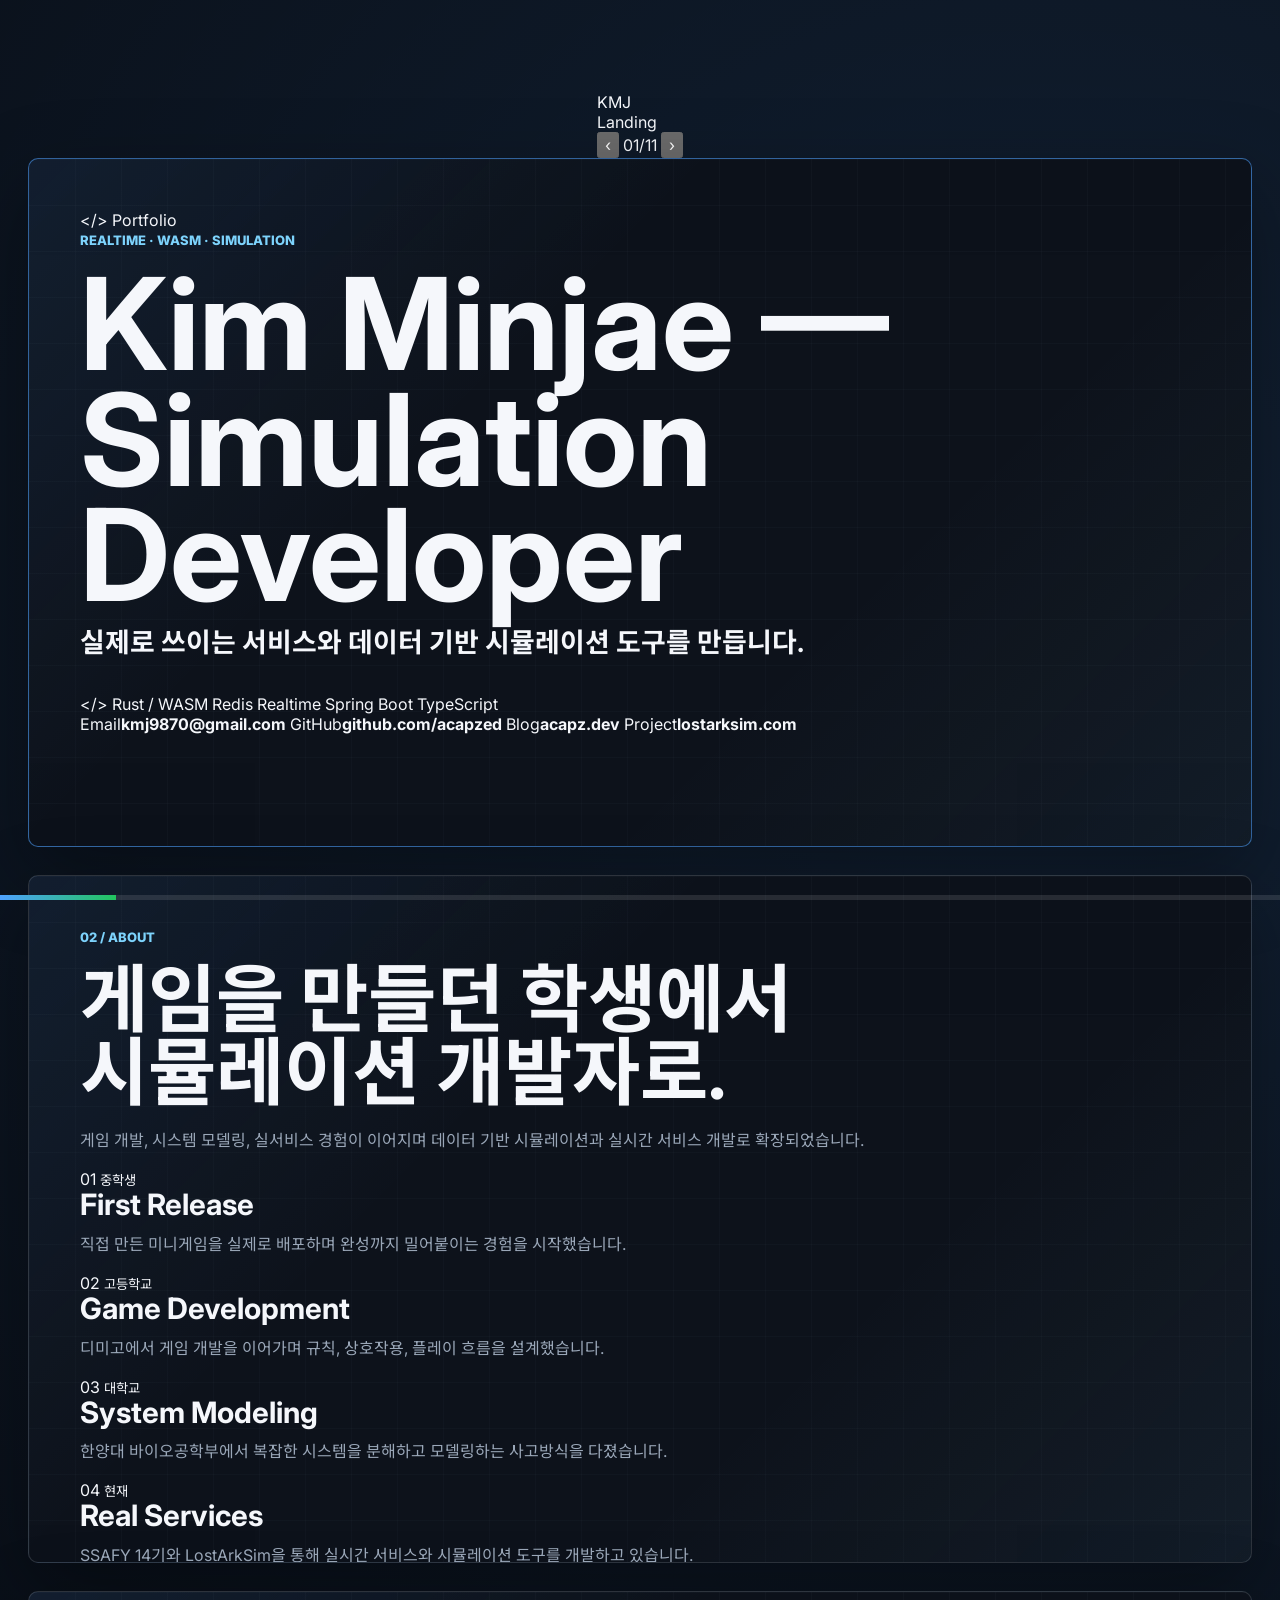
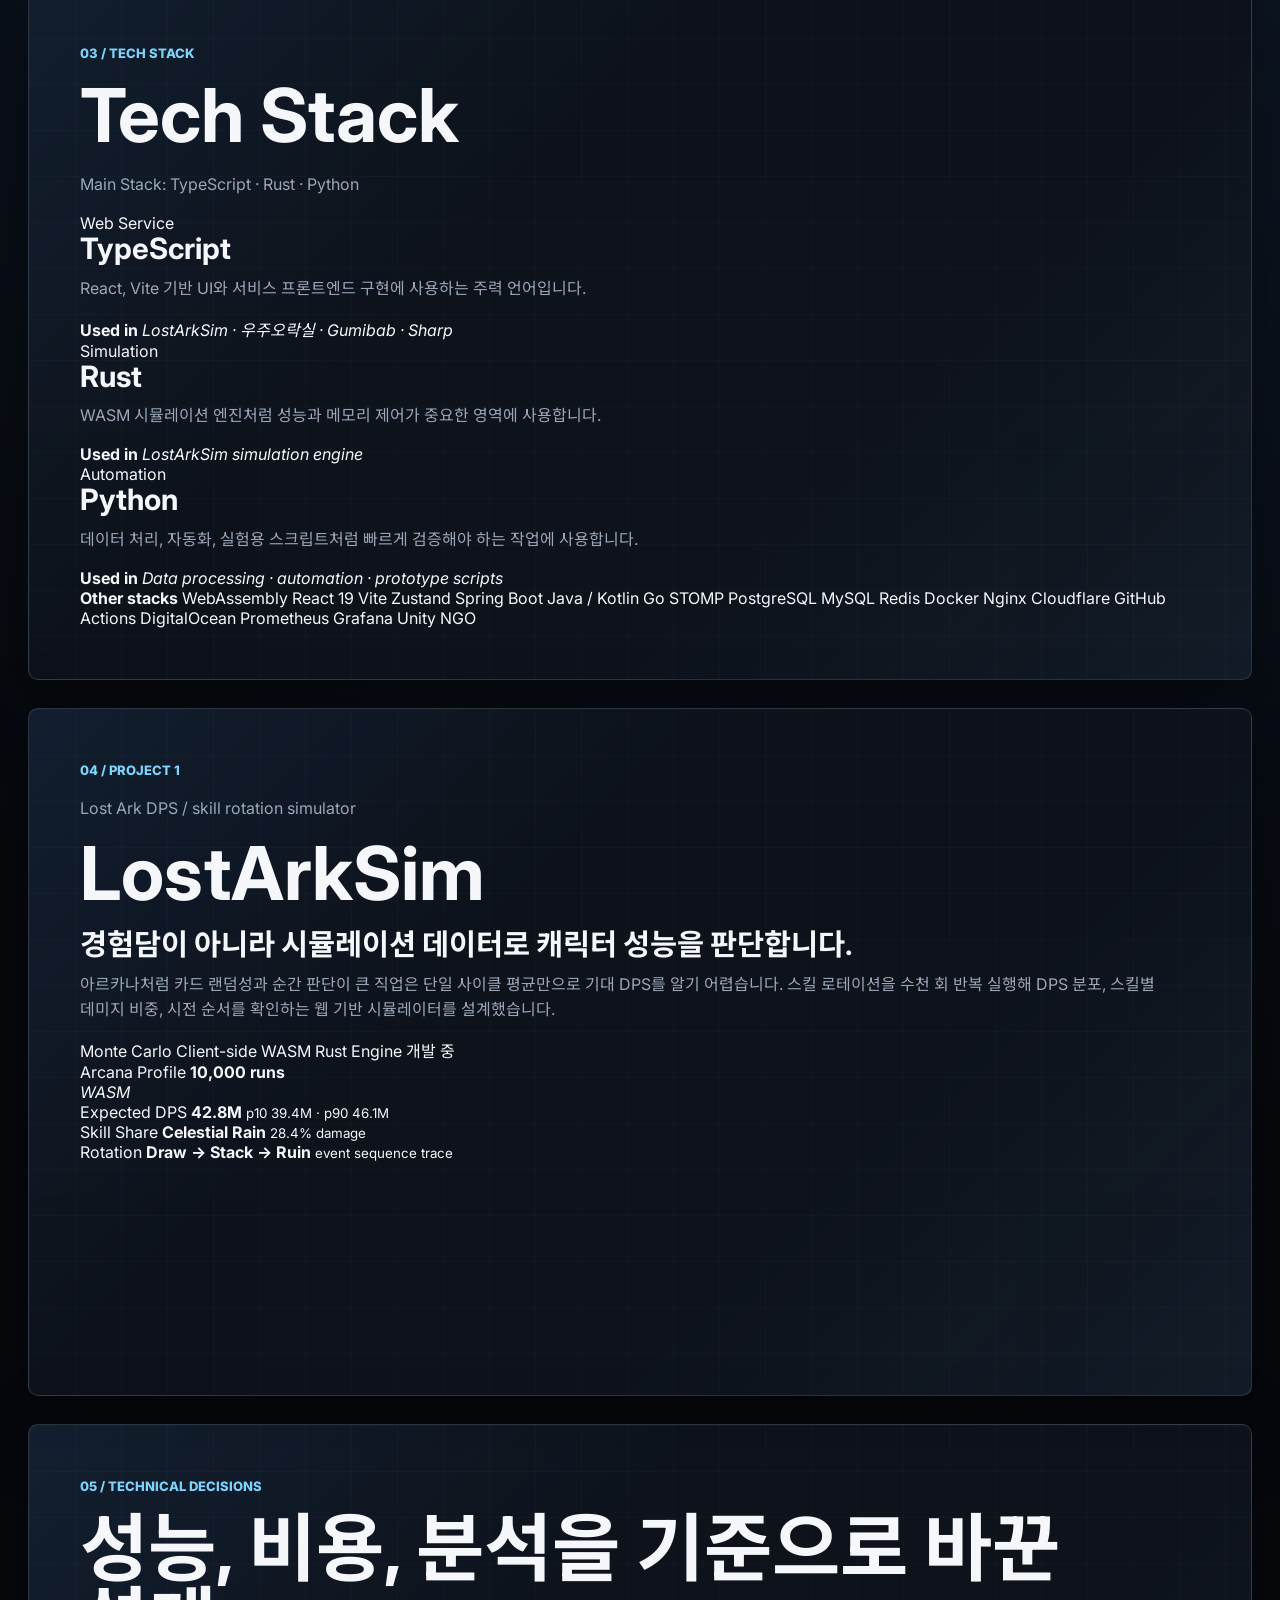
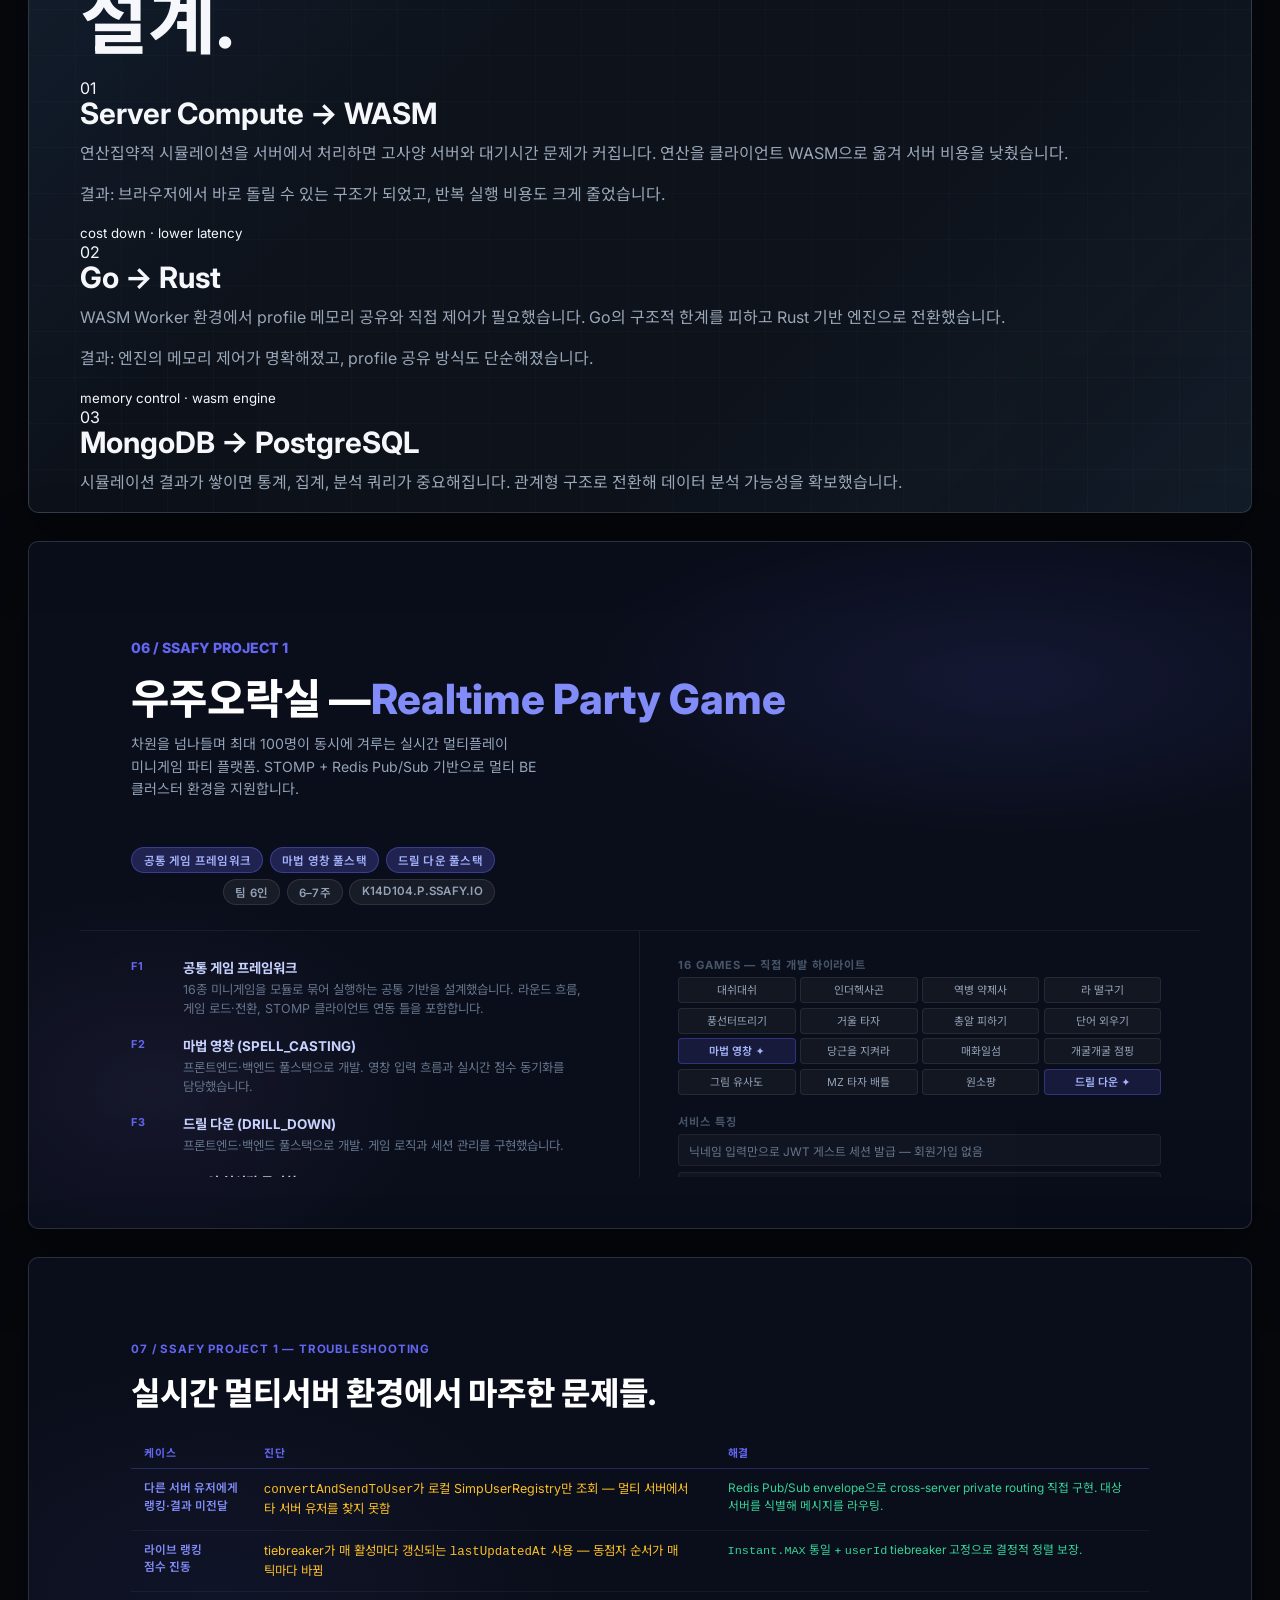
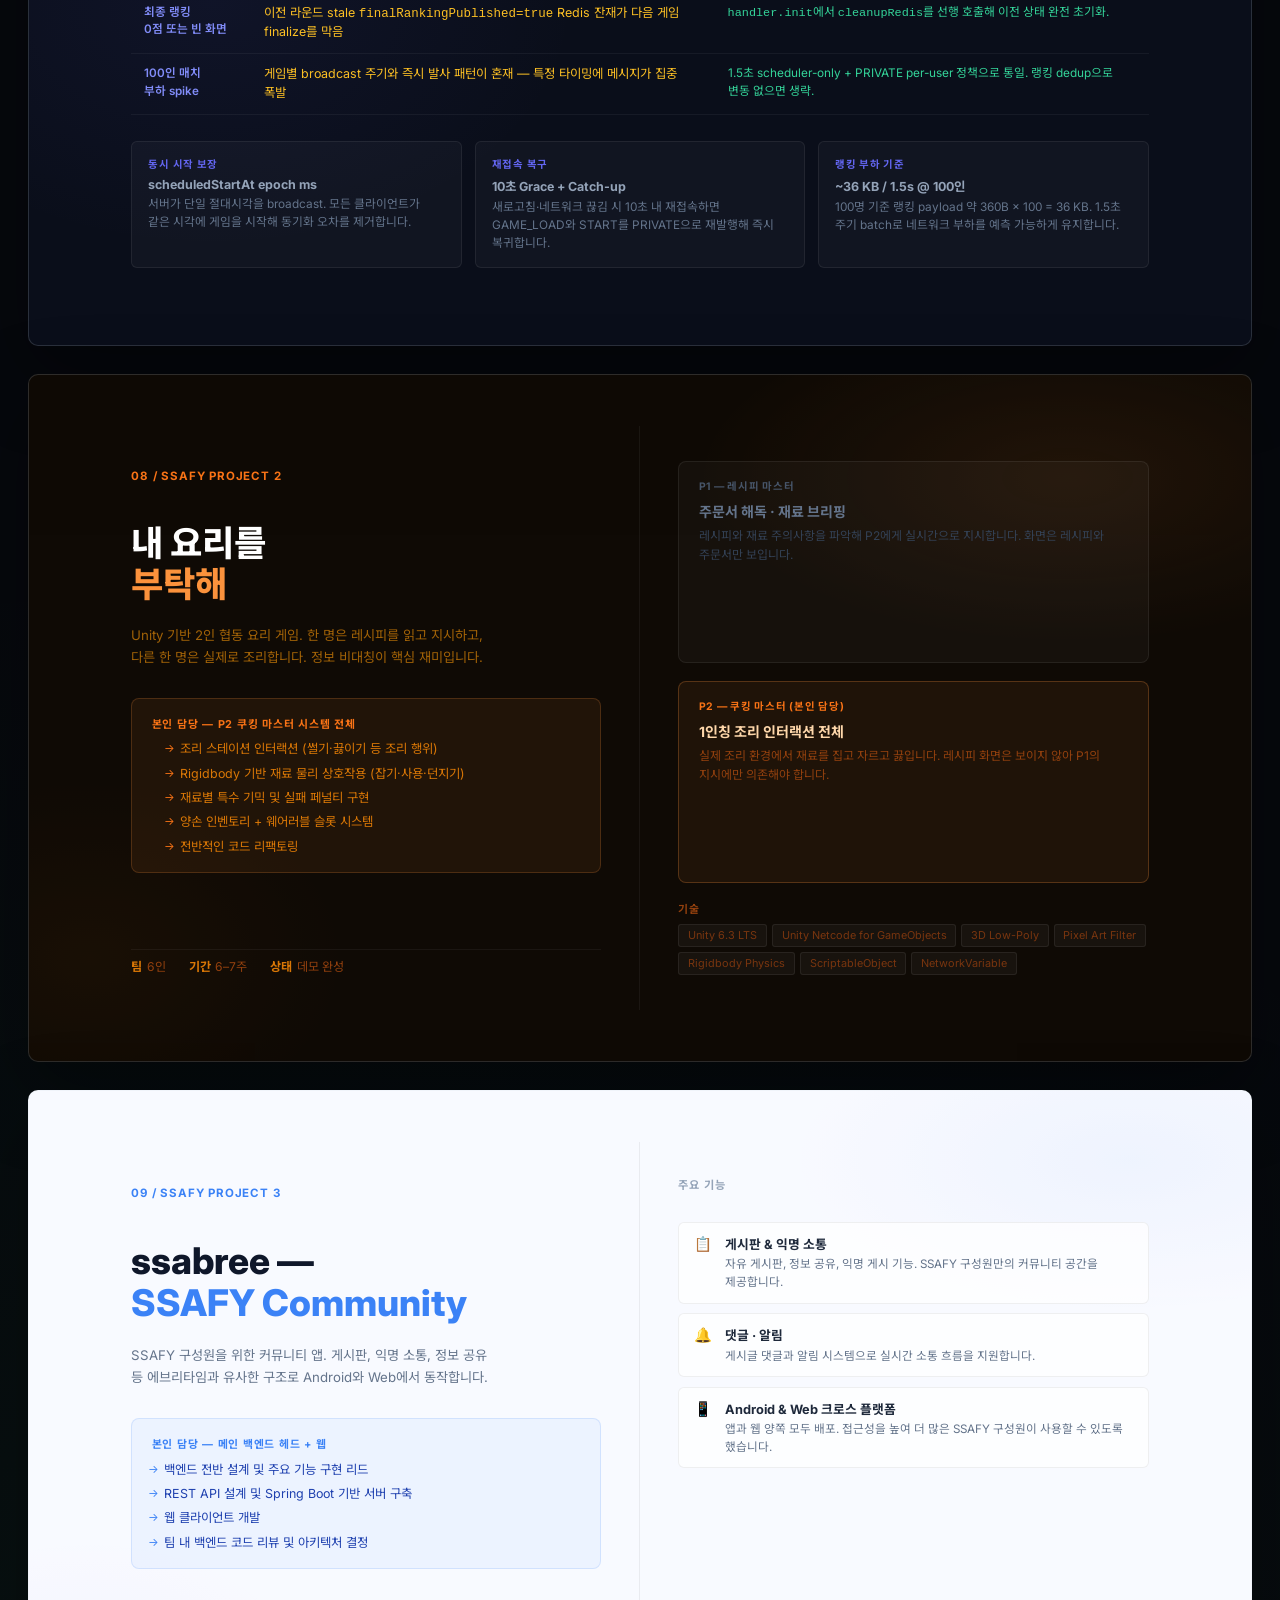
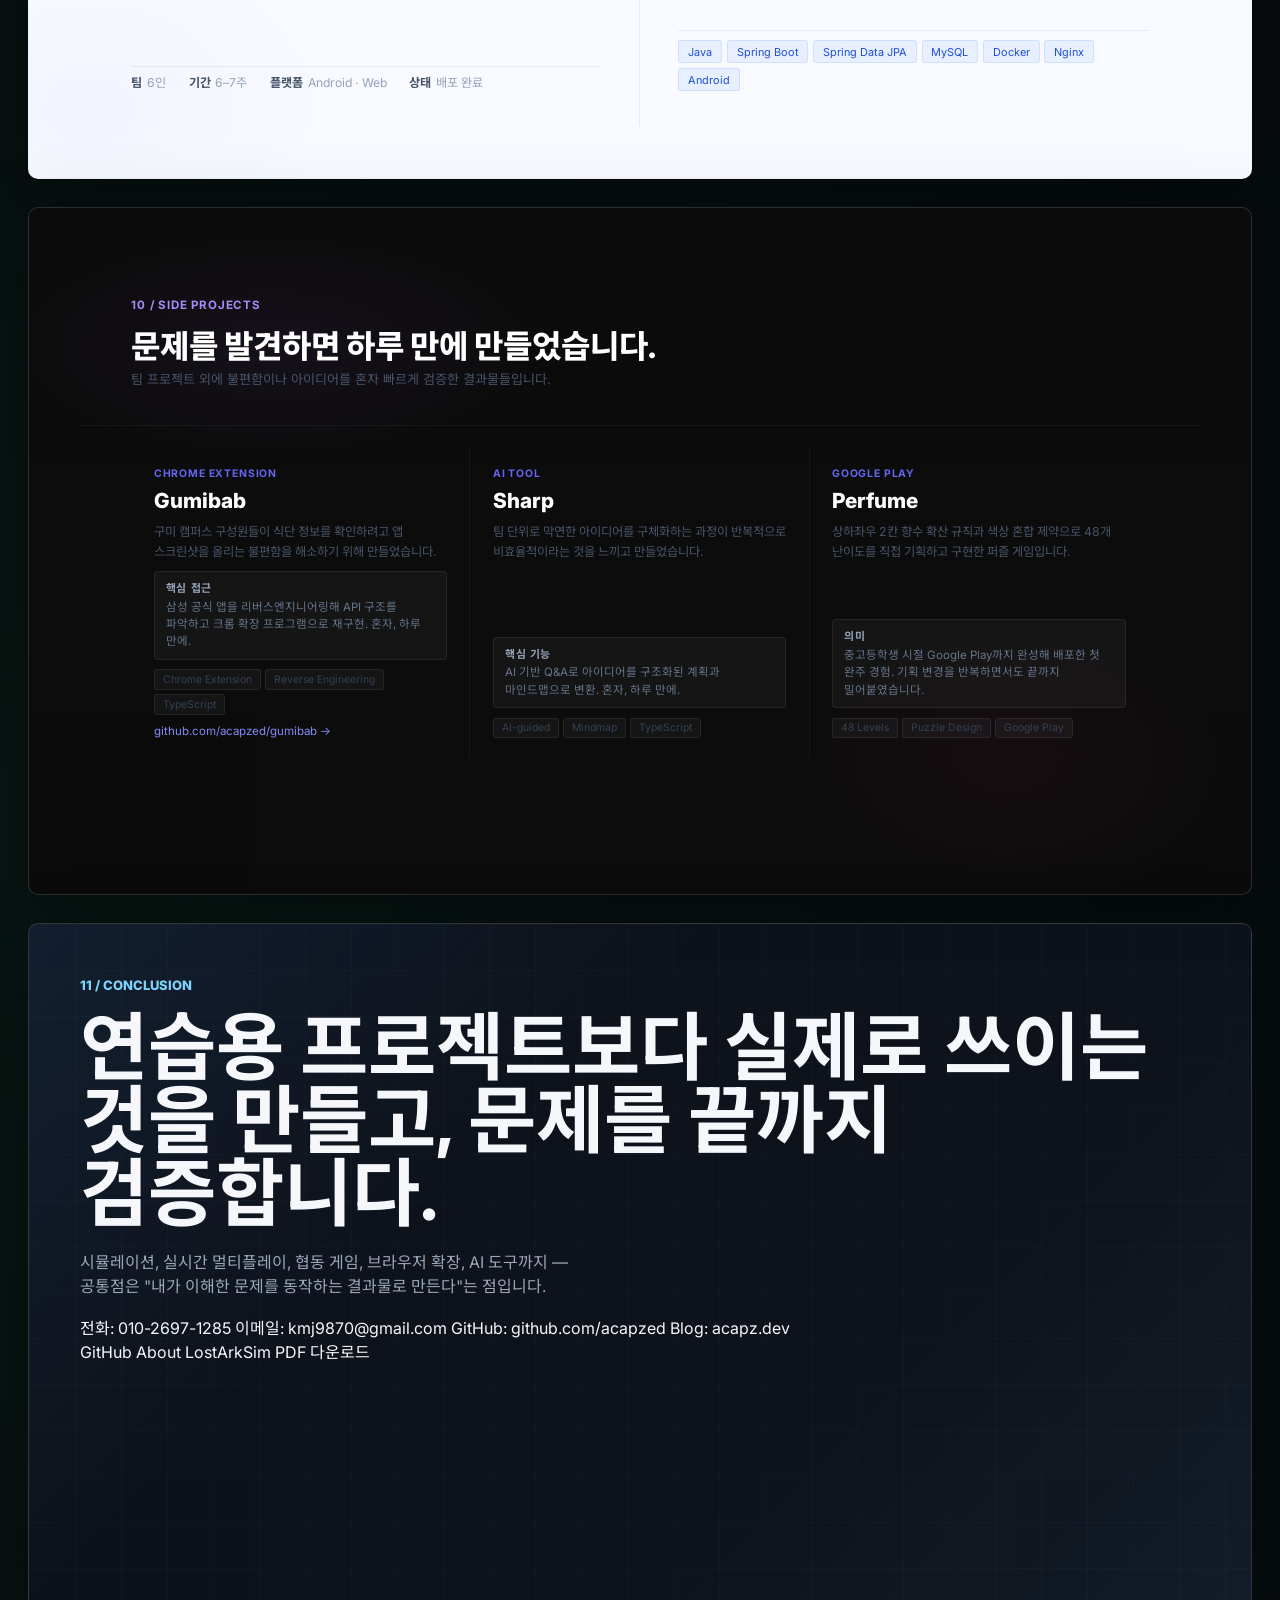
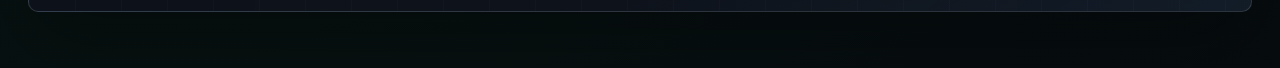
<file: 포트폴리오_구미_1428808_김민재.html>
<!doctype html>
<html lang="ko">
  <head>
    <meta charset="utf-8">
    <meta name="viewport" content="width=device-width, initial-scale=1">
    <title>포트폴리오 — 김민재</title>
    <link rel="preconnect" href="https://fonts.googleapis.com">
    <link rel="preconnect" href="https://fonts.gstatic.com" crossorigin>
    <link href="https://fonts.googleapis.com/css2?family=Inter:wght@400;500;600;700;800&family=Noto+Sans+KR:wght@400;500;700;800&display=swap" rel="stylesheet">
    <link rel="stylesheet" href="styles.css">
    <style>
      /* ── SSAFY Project Slides ── */

      /* 우주오락실 메인 슬라이드 */
      .uju-slide {
        background: #0a0e1a;
        color: #e8eaf6;
        display: grid;
        grid-template-rows: auto 1fr;
        gap: 0;
        overflow: hidden;
        position: relative;
      }
      .uju-slide::before {
        content: '';
        position: absolute;
        inset: 0;
        background:
          radial-gradient(ellipse 60% 40% at 80% 20%, rgba(99,102,241,.18) 0%, transparent 60%),
          radial-gradient(ellipse 40% 50% at 10% 80%, rgba(167,139,250,.12) 0%, transparent 60%);
        pointer-events: none;
      }
      .uju-header {
        padding: 2.8rem 3.2rem 1.6rem;
        position: relative;
        z-index: 1;
        border-bottom: 1px solid rgba(255,255,255,.06);
        display: flex;
        align-items: flex-end;
        justify-content: space-between;
        gap: 2rem;
        flex-wrap: wrap;
      }
      .uju-header-left h2 {
        font-size: clamp(1.8rem, 3.5vw, 2.6rem);
        font-weight: 800;
        margin: .4rem 0 .6rem;
        line-height: 1.15;
        color: #fff;
      }
      .uju-header-left h2 em {
        font-style: normal;
        color: #818cf8;
      }
      .uju-header-left p {
        font-size: .88rem;
        color: #94a3b8;
        max-width: 48ch;
        line-height: 1.6;
      }
      .uju-role-badge {
        display: flex;
        flex-direction: column;
        align-items: flex-end;
        gap: .35rem;
        flex-shrink: 0;
      }
      .uju-role-badge .badge-row {
        display: flex;
        gap: .4rem;
        flex-wrap: wrap;
        justify-content: flex-end;
      }
      .uju-role-badge .bdg {
        font-size: .72rem;
        font-weight: 600;
        padding: .25rem .7rem;
        border-radius: 99px;
        letter-spacing: .02em;
        text-transform: uppercase;
      }
      .bdg-primary { background: rgba(99,102,241,.25); color: #a5b4fc; border: 1px solid rgba(99,102,241,.4); }
      .bdg-secondary { background: rgba(255,255,255,.06); color: #94a3b8; border: 1px solid rgba(255,255,255,.1); }
      .uju-body {
        display: grid;
        grid-template-columns: 1fr 1fr;
        gap: 0;
        position: relative;
        z-index: 1;
        overflow: hidden;
      }
      .uju-features {
        padding: 1.6rem 3.2rem 2rem;
        display: flex;
        flex-direction: column;
        gap: 1rem;
        border-right: 1px solid rgba(255,255,255,.06);
      }
      .uju-feature-row {
        display: grid;
        grid-template-columns: 2.4rem 1fr;
        gap: .6rem .8rem;
        align-items: start;
      }
      .uju-feature-row .feat-num {
        font-size: .68rem;
        font-weight: 700;
        color: #6366f1;
        padding-top: .15rem;
        letter-spacing: .05em;
      }
      .uju-feature-row h4 {
        font-size: .84rem;
        font-weight: 700;
        color: #c7d2fe;
        margin: 0 0 .2rem;
      }
      .uju-feature-row p {
        font-size: .78rem;
        color: #64748b;
        line-height: 1.55;
        margin: 0;
        grid-column: 2;
      }
      .uju-right {
        padding: 1.6rem 2.4rem 2rem;
        display: flex;
        flex-direction: column;
        gap: 1.2rem;
      }
      .uju-games-label {
        font-size: .7rem;
        font-weight: 700;
        text-transform: uppercase;
        letter-spacing: .08em;
        color: #475569;
        margin-bottom: .2rem;
      }
      .uju-games-grid {
        display: grid;
        grid-template-columns: repeat(4, 1fr);
        gap: .3rem;
      }
      .uju-games-grid .game-chip {
        font-size: .68rem;
        padding: .3rem .5rem;
        background: rgba(255,255,255,.04);
        border: 1px solid rgba(255,255,255,.08);
        border-radius: 4px;
        color: #94a3b8;
        text-align: center;
        line-height: 1.3;
      }
      .uju-games-grid .game-chip.mine {
        background: rgba(99,102,241,.15);
        border-color: rgba(99,102,241,.35);
        color: #a5b4fc;
        font-weight: 600;
      }
      .uju-stack-row {
        display: flex;
        flex-wrap: wrap;
        gap: .3rem;
        margin-top: auto;
      }
      .uju-stack-row span {
        font-size: .68rem;
        padding: .2rem .55rem;
        background: rgba(255,255,255,.05);
        border: 1px solid rgba(255,255,255,.08);
        border-radius: 3px;
        color: #64748b;
      }
      .uju-meta-row {
        display: flex;
        gap: 1.5rem;
        font-size: .78rem;
        color: #475569;
        padding-top: .4rem;
        border-top: 1px solid rgba(255,255,255,.05);
      }
      .uju-meta-row strong { color: #94a3b8; margin-right: .3rem; }

      /* 우주오락실 트러블슈팅 슬라이드 */
      .uju-ts-slide {
        background: #0a0e1a;
        color: #e8eaf6;
        position: relative;
        overflow: hidden;
      }
      .uju-ts-slide::before {
        content: '';
        position: absolute;
        inset: 0;
        background: radial-gradient(ellipse 50% 60% at 15% 50%, rgba(99,102,241,.1) 0%, transparent 60%);
        pointer-events: none;
      }
      .ts-table {
        width: 100%;
        border-collapse: collapse;
        font-size: .78rem;
        position: relative;
        z-index: 1;
      }
      .ts-table thead tr {
        border-bottom: 1px solid rgba(99,102,241,.3);
      }
      .ts-table thead th {
        text-align: left;
        font-size: .68rem;
        font-weight: 700;
        text-transform: uppercase;
        letter-spacing: .07em;
        color: #6366f1;
        padding: .5rem .8rem;
      }
      .ts-table tbody tr {
        border-bottom: 1px solid rgba(255,255,255,.05);
        transition: background .15s;
      }
      .ts-table tbody tr:hover { background: rgba(99,102,241,.07); }
      .ts-table tbody td {
        padding: .7rem .8rem;
        vertical-align: top;
        color: #94a3b8;
        line-height: 1.5;
      }
      .ts-table tbody td:first-child {
        color: #818cf8;
        font-weight: 600;
        white-space: nowrap;
        font-size: .73rem;
      }
      .ts-table tbody td:last-child { color: #64748b; font-size: .74rem; }
      .ts-diag { color: #fbbf24 !important; }
      .ts-sol { color: #34d399 !important; }
      .ts-slide-wrap {
        padding: 2rem 3.2rem 2.2rem;
        display: flex;
        flex-direction: column;
        height: 100%;
        box-sizing: border-box;
        gap: 1.2rem;
        position: relative;
        z-index: 1;
      }
      .ts-arch-row {
        display: grid;
        grid-template-columns: repeat(3, 1fr);
        gap: .8rem;
        margin-top: .4rem;
      }
      .ts-arch-card {
        background: rgba(255,255,255,.03);
        border: 1px solid rgba(255,255,255,.07);
        border-radius: 6px;
        padding: .9rem 1rem;
      }
      .ts-arch-card .arch-label {
        font-size: .65rem;
        font-weight: 700;
        text-transform: uppercase;
        letter-spacing: .07em;
        color: #6366f1;
        margin-bottom: .35rem;
      }
      .ts-arch-card p {
        font-size: .74rem;
        color: #64748b;
        line-height: 1.55;
        margin: 0;
      }
      .ts-arch-card strong { color: #94a3b8; display: block; margin-bottom: .2rem; font-size: .78rem; }

      /* 내 요리를 부탁해 */
      .cooking-slide {
        background: #0f0a05;
        color: #f5ebe0;
        position: relative;
        overflow: hidden;
      }
      .cooking-slide::before {
        content: '';
        position: absolute;
        inset: 0;
        background:
          radial-gradient(ellipse 55% 45% at 85% 15%, rgba(251,146,60,.12) 0%, transparent 55%),
          radial-gradient(ellipse 40% 50% at 5% 85%, rgba(217,119,6,.08) 0%, transparent 55%);
        pointer-events: none;
      }
      .cooking-layout {
        display: grid;
        grid-template-columns: 1fr 1fr;
        height: 100%;
        position: relative;
        z-index: 1;
      }
      .cooking-left {
        padding: 2.6rem 2.4rem 2.2rem 3.2rem;
        display: flex;
        flex-direction: column;
        gap: 1rem;
        border-right: 1px solid rgba(255,255,255,.05);
      }
      .cooking-left h2 {
        font-size: clamp(1.6rem, 3vw, 2.2rem);
        font-weight: 800;
        color: #fff;
        line-height: 1.15;
        margin: .3rem 0 .3rem;
      }
      .cooking-left h2 em {
        font-style: normal;
        color: #fb923c;
      }
      .cooking-left > p {
        font-size: .83rem;
        color: #a16207;
        line-height: 1.65;
        max-width: 46ch;
      }
      .role-block {
        background: rgba(251,146,60,.08);
        border: 1px solid rgba(251,146,60,.2);
        border-radius: 8px;
        padding: 1rem 1.2rem;
      }
      .role-block .role-title {
        font-size: .68rem;
        font-weight: 700;
        text-transform: uppercase;
        letter-spacing: .07em;
        color: #f97316;
        margin-bottom: .6rem;
      }
      .role-block ul {
        margin: 0;
        padding: 0 0 0 1rem;
        list-style: none;
        display: flex;
        flex-direction: column;
        gap: .35rem;
      }
      .role-block ul li {
        font-size: .78rem;
        color: #d97706;
        line-height: 1.5;
        position: relative;
        padding-left: .8rem;
      }
      .role-block ul li::before {
        content: '→';
        position: absolute;
        left: -.2rem;
        color: #f97316;
        font-size: .7rem;
      }
      .cooking-meta {
        display: flex;
        gap: 1.4rem;
        font-size: .76rem;
        color: #92400e;
        padding-top: .4rem;
        border-top: 1px solid rgba(255,255,255,.05);
        margin-top: auto;
      }
      .cooking-meta strong { color: #d97706; margin-right: .3rem; }
      .cooking-right {
        padding: 2.2rem 3.2rem 2.2rem 2.4rem;
        display: flex;
        flex-direction: column;
        gap: 1.1rem;
      }
      .player-card {
        background: rgba(255,255,255,.03);
        border: 1px solid rgba(255,255,255,.07);
        border-radius: 8px;
        padding: 1rem 1.2rem;
        flex: 1;
      }
      .player-card.active {
        background: rgba(251,146,60,.07);
        border-color: rgba(251,146,60,.25);
      }
      .player-card .player-label {
        font-size: .65rem;
        font-weight: 700;
        text-transform: uppercase;
        letter-spacing: .07em;
        margin-bottom: .5rem;
      }
      .player-card.active .player-label { color: #f97316; }
      .player-card:not(.active) .player-label { color: #475569; }
      .player-card h4 { font-size: .88rem; font-weight: 700; margin: 0 0 .4rem; }
      .player-card.active h4 { color: #fed7aa; }
      .player-card:not(.active) h4 { color: #64748b; }
      .player-card p { font-size: .75rem; line-height: 1.55; margin: 0; }
      .player-card.active p { color: #92400e; }
      .player-card:not(.active) p { color: #334155; }
      .cooking-tech {
        display: flex;
        flex-wrap: wrap;
        gap: .3rem;
      }
      .cooking-tech span {
        font-size: .68rem;
        padding: .22rem .55rem;
        background: rgba(255,255,255,.04);
        border: 1px solid rgba(255,255,255,.07);
        border-radius: 3px;
        color: #78350f;
      }

      /* ssabree */
      .ssabree-slide {
        background: #f8faff;
        color: #1e293b;
        position: relative;
        overflow: hidden;
      }
      .ssabree-slide::before {
        content: '';
        position: absolute;
        inset: 0;
        background:
          radial-gradient(ellipse 50% 40% at 90% 10%, rgba(59,130,246,.08) 0%, transparent 55%),
          radial-gradient(ellipse 35% 45% at 5% 90%, rgba(99,102,241,.06) 0%, transparent 55%);
        pointer-events: none;
      }
      .ssabree-layout {
        display: grid;
        grid-template-columns: 1fr 1fr;
        height: 100%;
        position: relative;
        z-index: 1;
      }
      .ssabree-left {
        padding: 2.6rem 2.4rem 2.2rem 3.2rem;
        display: flex;
        flex-direction: column;
        gap: 1rem;
        border-right: 1px solid rgba(0,0,0,.06);
      }
      .ssabree-left h2 {
        font-size: clamp(1.6rem, 3vw, 2.3rem);
        font-weight: 800;
        color: #0f172a;
        margin: .3rem 0 .3rem;
        line-height: 1.15;
      }
      .ssabree-left h2 em {
        font-style: normal;
        color: #3b82f6;
      }
      .ssabree-left > p {
        font-size: .83rem;
        color: #64748b;
        line-height: 1.65;
        max-width: 46ch;
      }
      .role-block-light {
        background: rgba(59,130,246,.06);
        border: 1px solid rgba(59,130,246,.15);
        border-radius: 8px;
        padding: 1rem 1.2rem;
      }
      .role-block-light .role-title {
        font-size: .68rem;
        font-weight: 700;
        text-transform: uppercase;
        letter-spacing: .07em;
        color: #3b82f6;
        margin-bottom: .6rem;
      }
      .role-block-light ul {
        margin: 0;
        padding: 0;
        list-style: none;
        display: flex;
        flex-direction: column;
        gap: .35rem;
      }
      .role-block-light ul li {
        font-size: .78rem;
        color: #1e40af;
        line-height: 1.5;
        padding-left: .8rem;
        position: relative;
      }
      .role-block-light ul li::before {
        content: '→';
        position: absolute;
        left: -.2rem;
        color: #3b82f6;
        font-size: .7rem;
      }
      .ssabree-meta {
        display: flex;
        gap: 1.4rem;
        font-size: .76rem;
        color: #94a3b8;
        padding-top: .4rem;
        border-top: 1px solid rgba(0,0,0,.06);
        margin-top: auto;
      }
      .ssabree-meta strong { color: #475569; margin-right: .3rem; }
      .ssabree-right {
        padding: 2.2rem 3.2rem 2.2rem 2.4rem;
        display: flex;
        flex-direction: column;
        gap: 1rem;
      }
      .ssabree-feature-list {
        display: flex;
        flex-direction: column;
        gap: .6rem;
        flex: 1;
      }
      .ssabree-feature-item {
        display: flex;
        gap: .8rem;
        align-items: flex-start;
        padding: .7rem .9rem;
        background: rgba(255,255,255,.7);
        border: 1px solid rgba(0,0,0,.06);
        border-radius: 6px;
      }
      .ssabree-feature-item .feat-icon {
        font-size: .9rem;
        flex-shrink: 0;
        margin-top: .05rem;
      }
      .ssabree-feature-item h4 {
        font-size: .8rem;
        font-weight: 700;
        color: #1e293b;
        margin: 0 0 .2rem;
      }
      .ssabree-feature-item p {
        font-size: .73rem;
        color: #64748b;
        margin: 0;
        line-height: 1.5;
      }
      .ssabree-tech {
        display: flex;
        flex-wrap: wrap;
        gap: .3rem;
        padding-top: .6rem;
        border-top: 1px solid rgba(0,0,0,.06);
      }
      .ssabree-tech span {
        font-size: .68rem;
        padding: .22rem .55rem;
        background: rgba(59,130,246,.08);
        border: 1px solid rgba(59,130,246,.15);
        border-radius: 3px;
        color: #1d4ed8;
      }

      /* Side Projects */
      .side-slide {
        background: #0c0c0c;
        color: #e2e8f0;
        position: relative;
        overflow: hidden;
      }
      .side-slide::before {
        content: '';
        position: absolute;
        inset: 0;
        background:
          radial-gradient(ellipse 40% 30% at 20% 20%, rgba(168,85,247,.1) 0%, transparent 55%),
          radial-gradient(ellipse 35% 40% at 80% 80%, rgba(236,72,153,.07) 0%, transparent 55%);
        pointer-events: none;
      }
      .side-layout {
        display: grid;
        grid-template-rows: auto 1fr;
        gap: 0;
        height: 100%;
        position: relative;
        z-index: 1;
      }
      .side-header {
        padding: 2.4rem 3.2rem 1.4rem;
        border-bottom: 1px solid rgba(255,255,255,.05);
      }
      .side-header h2 {
        font-size: clamp(1.4rem, 2.8vw, 2rem);
        font-weight: 800;
        color: #fff;
        margin: .3rem 0 .4rem;
      }
      .side-header p {
        font-size: .82rem;
        color: #475569;
        max-width: 60ch;
      }
      .side-cards {
        display: grid;
        grid-template-columns: repeat(3, 1fr);
        gap: 0;
        padding: 1.4rem 3.2rem 2rem;
        align-content: start;
      }
      .side-card {
        padding: 1.2rem 1.4rem;
        border-right: 1px solid rgba(255,255,255,.05);
        display: flex;
        flex-direction: column;
        gap: .6rem;
      }
      .side-card:last-child { border-right: none; }
      .side-card .sc-kicker {
        font-size: .65rem;
        font-weight: 700;
        text-transform: uppercase;
        letter-spacing: .08em;
        color: #6366f1;
      }
      .side-card h3 {
        font-size: 1.3rem;
        font-weight: 800;
        color: #fff;
        margin: 0;
        line-height: 1.1;
      }
      .side-card p {
        font-size: .77rem;
        color: #475569;
        line-height: 1.6;
        margin: 0;
        flex: 1;
      }
      .side-card .sc-highlight {
        background: rgba(255,255,255,.04);
        border: 1px solid rgba(255,255,255,.07);
        border-radius: 4px;
        padding: .5rem .7rem;
        font-size: .72rem;
        color: #64748b;
        line-height: 1.5;
      }
      .side-card .sc-highlight strong {
        display: block;
        color: #94a3b8;
        margin-bottom: .15rem;
        font-size: .68rem;
        text-transform: uppercase;
        letter-spacing: .05em;
      }
      .side-card .sc-tags {
        display: flex;
        flex-wrap: wrap;
        gap: .25rem;
      }
      .side-card .sc-tags span {
        font-size: .65rem;
        padding: .18rem .5rem;
        background: rgba(255,255,255,.04);
        border: 1px solid rgba(255,255,255,.07);
        border-radius: 3px;
        color: #334155;
      }
      .sc-link {
        font-size: .72rem;
        color: #818cf8;
        text-decoration: none;
        display: inline-flex;
        align-items: center;
        gap: .25rem;
      }
      .sc-link:hover { color: #a5b4fc; }

      /* Shared util overrides for eyebrow in dark slides */
      .uju-slide .eyebrow,
      .uju-ts-slide .eyebrow,
      .cooking-slide .eyebrow,
      .side-slide .eyebrow {
        color: #6366f1;
      }
      .ssabree-slide .eyebrow { color: #3b82f6; }
    </style>
  </head>
  <body>
    <main class="deck" aria-label="Portfolio slide deck">
      <nav class="deck-topbar" aria-label="Slide controls">
        <div class="brand-mark" aria-label="Portfolio owner initials">KMJ</div>
        <div class="slide-title" id="currentTitle">Landing</div>
        <div class="controls">
          <button class="icon-button" type="button" id="prevSlide" aria-label="Previous slide" title="Previous slide">
            <span aria-hidden="true">‹</span>
          </button>
          <span class="counter"><span id="slideNumber">01</span>/<span id="slideTotal">11</span></span>
          <button class="icon-button" type="button" id="nextSlide" aria-label="Next slide" title="Next slide">
            <span aria-hidden="true">›</span>
          </button>
        </div>
      </nav>

      <!-- ── 01 Landing ── -->
      <section class="slide is-active cover cover-hero" data-title="Landing">
        <div class="cover-kicker">
          <span class="code-mark">&lt;/&gt;</span>
          <span>Portfolio</span>
        </div>
        <div class="slide-grid cover-layout">
          <div class="cover-copy">
            <p class="eyebrow">realtime · wasm · simulation</p>
            <h1>Kim Minjae —<span>Simulation Developer</span></h1>
            <p class="lead">실제로 쓰이는 서비스와 데이터 기반 시뮬레이션 도구를 만듭니다.</p>
            <div class="hero-rule" aria-hidden="true"></div>
            <div class="skill-chips" aria-label="Core keywords">
              <span>&lt;/&gt; Rust / WASM</span>
              <span>Redis Realtime</span>
              <span>Spring Boot</span>
              <span>TypeScript</span>
            </div>
            <div class="contact-strip" aria-label="Contact links">
              <a href="mailto:kmj9870@gmail.com"><span>Email</span><strong>kmj9870@gmail.com</strong></a>
              <a href="https://github.com/acapzed"><span>GitHub</span><strong>github.com/acapzed</strong></a>
              <a href="https://acapz.dev"><span>Blog</span><strong>acapz.dev</strong></a>
              <a href="https://lostarksim.com"><span>Project</span><strong>lostarksim.com</strong></a>
            </div>
          </div>
          <div class="tech-orbit image-visual" aria-label="Technical portfolio visual">
            <img src="img-Photoroom.png" alt="Isometric backend system visual">
          </div>
        </div>
      </section>

      <!-- ── 02 About ── -->
      <section class="slide journey-slide" data-title="About">
        <div class="slide-header journey-header">
          <p class="eyebrow">02 / About</p>
          <h2>게임을 만들던 학생에서<br>시뮬레이션 개발자로.</h2>
          <p>게임 개발, 시스템 모델링, 실서비스 경험이 이어지며 데이터 기반 시뮬레이션과 실시간 서비스 개발로 확장되었습니다.</p>
        </div>
        <div class="journey-track" aria-label="Developer journey timeline">
          <article>
            <span class="journey-dot">01</span>
            <small>중학생</small>
            <h3>First Release</h3>
            <p>직접 만든 미니게임을 실제로 배포하며 완성까지 밀어붙이는 경험을 시작했습니다.</p>
          </article>
          <article>
            <span class="journey-dot">02</span>
            <small>고등학교</small>
            <h3>Game Development</h3>
            <p>디미고에서 게임 개발을 이어가며 규칙, 상호작용, 플레이 흐름을 설계했습니다.</p>
          </article>
          <article>
            <span class="journey-dot">03</span>
            <small>대학교</small>
            <h3>System Modeling</h3>
            <p>한양대 바이오공학부에서 복잡한 시스템을 분해하고 모델링하는 사고방식을 다졌습니다.</p>
          </article>
          <article>
            <span class="journey-dot">04</span>
            <small>현재</small>
            <h3>Real Services</h3>
            <p>SSAFY 14기와 LostArkSim을 통해 실시간 서비스와 시뮬레이션 도구를 개발하고 있습니다.</p>
          </article>
        </div>
        <div class="journey-quote">
          <span>Principle</span>
          <strong>연습용 프로젝트보다 실제로 쓰이는 것을 만들고, 기술 선택의 이유를 직접 검증합니다.</strong>
        </div>
      </section>

      <!-- ── 03 Stacks ── -->
      <section class="slide stack-slide" data-title="Stacks">
        <div class="slide-header stack-hero">
          <p class="eyebrow">03 / Tech Stack</p>
          <h2>Tech Stack</h2>
          <p>Main Stack: TypeScript · Rust · Python</p>
        </div>
        <div class="stack-system">
          <article class="stack-primary-card">
            <span>Web Service</span>
            <h3>TypeScript</h3>
            <p>React, Vite 기반 UI와 서비스 프론트엔드 구현에 사용하는 주력 언어입니다.</p>
            <div class="stack-used">
              <strong>Used in</strong>
              <em>LostArkSim · 우주오락실 · Gumibab · Sharp</em>
            </div>
          </article>
          <article class="stack-primary-card">
            <span>Simulation</span>
            <h3>Rust</h3>
            <p>WASM 시뮬레이션 엔진처럼 성능과 메모리 제어가 중요한 영역에 사용합니다.</p>
            <div class="stack-used">
              <strong>Used in</strong>
              <em>LostArkSim simulation engine</em>
            </div>
          </article>
          <article class="stack-primary-card">
            <span>Automation</span>
            <h3>Python</h3>
            <p>데이터 처리, 자동화, 실험용 스크립트처럼 빠르게 검증해야 하는 작업에 사용합니다.</p>
            <div class="stack-used">
              <strong>Used in</strong>
              <em>Data processing · automation · prototype scripts</em>
            </div>
          </article>
        </div>
        <div class="stack-chip-panel" aria-label="Supporting stack keywords">
          <strong>Other stacks</strong>
          <span>WebAssembly</span>
          <span>React 19</span>
          <span>Vite</span>
          <span>Zustand</span>
          <span>Spring Boot</span>
          <span>Java / Kotlin</span>
          <span>Go</span>
          <span>STOMP</span>
          <span>PostgreSQL</span>
          <span>MySQL</span>
          <span>Redis</span>
          <span>Docker</span>
          <span>Nginx</span>
          <span>Cloudflare</span>
          <span>GitHub Actions</span>
          <span>DigitalOcean</span>
          <span>Prometheus</span>
          <span>Grafana</span>
          <span>Unity NGO</span>
        </div>
      </section>

      <!-- ── 04 LostArkSim ── -->
      <section class="slide lostark-slide" data-title="LostArkSim">
        <div class="lostark-layout">
          <div class="lostark-copy">
            <p class="eyebrow">04 / Project 1</p>
            <p class="case-label">Lost Ark DPS / skill rotation simulator</p>
            <h2>LostArkSim</h2>
            <h3>경험담이 아니라 시뮬레이션 데이터로 캐릭터 성능을 판단합니다.</h3>
            <p>아르카나처럼 카드 랜덤성과 순간 판단이 큰 직업은 단일 사이클 평균만으로 기대 DPS를 알기 어렵습니다. 스킬 로테이션을 수천 회 반복 실행해 DPS 분포, 스킬별 데미지 비중, 시전 순서를 확인하는 웹 기반 시뮬레이터를 설계했습니다.</p>
            <div class="lostark-meta">
              <span>Monte Carlo</span>
              <span>Client-side WASM</span>
              <span>Rust Engine</span>
              <span>개발 중</span>
            </div>
          </div>
          <div class="sim-panel" aria-label="LostArkSim result preview">
            <div class="sim-panel-top">
              <div>
                <span>Arcana Profile</span>
                <strong>10,000 runs</strong>
              </div>
              <em>WASM</em>
            </div>
            <div class="dps-card">
              <span>Expected DPS</span>
              <strong>42.8M</strong>
              <small>p10 39.4M · p90 46.1M</small>
              <div class="chart-bars" aria-hidden="true">
                <i style="height: 34%"></i>
                <i style="height: 52%"></i>
                <i style="height: 68%"></i>
                <i style="height: 88%"></i>
                <i style="height: 72%"></i>
                <i style="height: 56%"></i>
                <i style="height: 38%"></i>
              </div>
            </div>
            <div class="sim-grid">
              <div>
                <span>Skill Share</span>
                <strong>Celestial Rain</strong>
                <small>28.4% damage</small>
              </div>
              <div>
                <span>Rotation</span>
                <strong>Draw → Stack → Ruin</strong>
                <small>event sequence trace</small>
              </div>
            </div>
          </div>
        </div>
      </section>

      <!-- ── 05 LostArkSim Decisions ── -->
      <section class="slide decision-slide lostark-decision-slide" data-title="LostArkSim Decisions">
        <div class="slide-header compact decision-head">
          <p class="eyebrow">05 / Technical Decisions</p>
          <h2>성능, 비용, 분석을 기준으로 바꾼 설계.</h2>
        </div>
        <div class="decision-grid">
          <article>
            <span>01</span>
            <h3>Server Compute → WASM</h3>
            <p>연산집약적 시뮬레이션을 서버에서 처리하면 고사양 서버와 대기시간 문제가 커집니다. 연산을 클라이언트 WASM으로 옮겨 서버 비용을 낮췄습니다.</p>
            <p class="decision-note">결과: 브라우저에서 바로 돌릴 수 있는 구조가 되었고, 반복 실행 비용도 크게 줄었습니다.</p>
            <small>cost down · lower latency</small>
          </article>
          <article>
            <span>02</span>
            <h3>Go → Rust</h3>
            <p>WASM Worker 환경에서 profile 메모리 공유와 직접 제어가 필요했습니다. Go의 구조적 한계를 피하고 Rust 기반 엔진으로 전환했습니다.</p>
            <p class="decision-note">결과: 엔진의 메모리 제어가 명확해졌고, profile 공유 방식도 단순해졌습니다.</p>
            <small>memory control · wasm engine</small>
          </article>
          <article>
            <span>03</span>
            <h3>MongoDB → PostgreSQL</h3>
            <p>시뮬레이션 결과가 쌓이면 통계, 집계, 분석 쿼리가 중요해집니다. 관계형 구조로 전환해 데이터 분석 가능성을 확보했습니다.</p>
            <p class="decision-note">결과: 평균, 분포, 랭킹 같은 결과를 쿼리로 바로 다룰 수 있게 됐습니다.</p>
            <small>aggregation · analytics</small>
          </article>
          <article>
            <span>04</span>
            <h3>CRA → Vite</h3>
            <p>5-10분 이상 걸리던 빌드 병목을 줄여 개발 피드백 루프를 개선했습니다. 기술 선택에서 개발 속도도 핵심 기준이 되었습니다.</p>
            <p class="decision-note">결과: 수정-확인 사이클이 짧아져 로테이션 규칙과 UI를 훨씬 빠르게 다듬을 수 있었습니다.</p>
            <small>build speed · feedback loop</small>
          </article>
        </div>
      </section>

      <!-- ── 06 우주오락실 ── -->
      <section class="slide uju-slide" data-title="우주오락실">
        <div class="uju-header">
          <div class="uju-header-left">
            <p class="eyebrow">06 / SSAFY Project 1</p>
            <h2>우주오락실 —<em>Realtime Party Game</em></h2>
            <p>차원을 넘나들며 최대 100명이 동시에 겨루는 실시간 멀티플레이 미니게임 파티 플랫폼. STOMP + Redis Pub/Sub 기반으로 멀티 BE 클러스터 환경을 지원합니다.</p>
          </div>
          <div class="uju-role-badge">
            <div class="badge-row">
              <span class="bdg bdg-primary">공통 게임 프레임워크</span>
              <span class="bdg bdg-primary">마법 영창 풀스택</span>
              <span class="bdg bdg-primary">드릴 다운 풀스택</span>
            </div>
            <div class="badge-row">
              <span class="bdg bdg-secondary">팀 6인</span>
              <span class="bdg bdg-secondary">6–7주</span>
              <span class="bdg bdg-secondary">k14d104.p.ssafy.io</span>
            </div>
          </div>
        </div>
        <div class="uju-body">
          <div class="uju-features">
            <div class="uju-feature-row">
              <span class="feat-num">F1</span>
              <div>
                <h4>공통 게임 프레임워크</h4>
                <p>16종 미니게임을 모듈로 묶어 실행하는 공통 기반을 설계했습니다. 라운드 흐름, 게임 로드·전환, STOMP 클라이언트 연동 틀을 포함합니다.</p>
              </div>
            </div>
            <div class="uju-feature-row">
              <span class="feat-num">F2</span>
              <div>
                <h4>마법 영창 (SPELL_CASTING)</h4>
                <p>프론트엔드·백엔드 풀스택으로 개발. 영창 입력 흐름과 실시간 점수 동기화를 담당했습니다.</p>
              </div>
            </div>
            <div class="uju-feature-row">
              <span class="feat-num">F3</span>
              <div>
                <h4>드릴 다운 (DRILL_DOWN)</h4>
                <p>프론트엔드·백엔드 풀스택으로 개발. 게임 로직과 세션 관리를 구현했습니다.</p>
              </div>
            </div>
            <div class="uju-feature-row">
              <span class="feat-num">F4</span>
              <div>
                <h4>100인 실시간 동기화</h4>
                <p>Redis Pub/Sub cross-server private routing으로 멀티 BE 클러스터 환경에서도 랭킹·결과가 모든 유저에게 전달됩니다.</p>
              </div>
            </div>
            <div class="uju-meta-row">
              <div><strong>BE</strong>Spring Boot · STOMP · Redis · MySQL</div>
              <div><strong>FE</strong>React 19 · Vite · Zustand</div>
              <div><strong>Ops</strong>Docker · Nginx · Prometheus · Grafana</div>
            </div>
          </div>
          <div class="uju-right">
            <div>
              <p class="uju-games-label">16 Games — 직접 개발 하이라이트</p>
              <div class="uju-games-grid">
                <div class="game-chip">대쉬대쉬</div>
                <div class="game-chip">인더헥사곤</div>
                <div class="game-chip">역병 약제사</div>
                <div class="game-chip">라 떨구기</div>
                <div class="game-chip">풍선터뜨리기</div>
                <div class="game-chip">거울 타자</div>
                <div class="game-chip">총알 피하기</div>
                <div class="game-chip">단어 외우기</div>
                <div class="game-chip mine">마법 영창 ✦</div>
                <div class="game-chip">당근을 지켜라</div>
                <div class="game-chip">매화일섬</div>
                <div class="game-chip">개굴개굴 점핑</div>
                <div class="game-chip">그림 유사도</div>
                <div class="game-chip">MZ 타자 배틀</div>
                <div class="game-chip">원소팡</div>
                <div class="game-chip mine">드릴 다운 ✦</div>
              </div>
            </div>
            <div>
              <p class="uju-games-label">서비스 특징</p>
              <div style="display:flex;flex-direction:column;gap:.35rem;">
                <div style="font-size:.74rem;color:#64748b;padding:.4rem .6rem;background:rgba(255,255,255,.03);border:1px solid rgba(255,255,255,.06);border-radius:4px;">닉네임 입력만으로 JWT 게스트 세션 발급 — 회원가입 없음</div>
                <div style="font-size:.74rem;color:#64748b;padding:.4rem .6rem;background:rgba(255,255,255,.03);border:1px solid rgba(255,255,255,.06);border-radius:4px;">1.5초 랭킹 갱신 · 새로고침·재접속 10초 grace 복구</div>
                <div style="font-size:.74rem;color:#64748b;padding:.4rem .6rem;background:rgba(255,255,255,.03);border:1px solid rgba(255,255,255,.06);border-radius:4px;">cross-server broadcast via Redis envelope</div>
              </div>
            </div>
          </div>
        </div>
      </section>

      <!-- ── 07 우주오락실 Troubleshooting ── -->
      <section class="slide uju-ts-slide" data-title="우주오락실 Troubleshooting">
        <div class="ts-slide-wrap">
          <div>
            <p class="eyebrow" style="font-size:.72rem;font-weight:700;text-transform:uppercase;letter-spacing:.07em;">07 / SSAFY Project 1 — Troubleshooting</p>
            <h2 style="font-size:clamp(1.4rem,2.8vw,2rem);font-weight:800;color:#fff;margin:.3rem 0 .2rem;line-height:1.2;">실시간 멀티서버 환경에서 마주한 문제들.</h2>
          </div>
          <table class="ts-table">
            <thead>
              <tr>
                <th>케이스</th>
                <th>진단</th>
                <th>해결</th>
              </tr>
            </thead>
            <tbody>
              <tr>
                <td>다른 서버 유저에게<br>랭킹·결과 미전달</td>
                <td class="ts-diag"><code>convertAndSendToUser</code>가 로컬 SimpUserRegistry만 조회 — 멀티 서버에서 타 서버 유저를 찾지 못함</td>
                <td class="ts-sol">Redis Pub/Sub envelope으로 cross-server private routing 직접 구현. 대상 서버를 식별해 메시지를 라우팅.</td>
              </tr>
              <tr>
                <td>라이브 랭킹<br>점수 진동</td>
                <td class="ts-diag">tiebreaker가 매 활성마다 갱신되는 <code>lastUpdatedAt</code> 사용 — 동점자 순서가 매 틱마다 바뀜</td>
                <td class="ts-sol"><code>Instant.MAX</code> 통일 + <code>userId</code> tiebreaker 고정으로 결정적 정렬 보장.</td>
              </tr>
              <tr>
                <td>최종 랭킹<br>0점 또는 빈 화면</td>
                <td class="ts-diag">이전 라운드 stale <code>finalRankingPublished=true</code> Redis 잔재가 다음 게임 finalize를 막음</td>
                <td class="ts-sol"><code>handler.init</code>에서 <code>cleanupRedis</code>를 선행 호출해 이전 상태 완전 초기화.</td>
              </tr>
              <tr>
                <td>100인 매치<br>부하 spike</td>
                <td class="ts-diag">게임별 broadcast 주기와 즉시 발사 패턴이 혼재 — 특정 타이밍에 메시지가 집중 폭발</td>
                <td class="ts-sol">1.5초 scheduler-only + PRIVATE per-user 정책으로 통일. 랭킹 dedup으로 변동 없으면 생략.</td>
              </tr>
            </tbody>
          </table>
          <div class="ts-arch-row">
            <div class="ts-arch-card">
              <div class="arch-label">동시 시작 보장</div>
              <strong>scheduledStartAt epoch ms</strong>
              <p>서버가 단일 절대시각을 broadcast. 모든 클라이언트가 같은 시각에 게임을 시작해 동기화 오차를 제거합니다.</p>
            </div>
            <div class="ts-arch-card">
              <div class="arch-label">재접속 복구</div>
              <strong>10초 Grace + Catch-up</strong>
              <p>새로고침·네트워크 끊김 시 10초 내 재접속하면 GAME_LOAD와 START를 PRIVATE으로 재발행해 즉시 복귀합니다.</p>
            </div>
            <div class="ts-arch-card">
              <div class="arch-label">랭킹 부하 기준</div>
              <strong>~36 KB / 1.5s @ 100인</strong>
              <p>100명 기준 랭킹 payload 약 360B × 100 = 36 KB. 1.5초 주기 batch로 네트워크 부하를 예측 가능하게 유지합니다.</p>
            </div>
          </div>
        </div>
      </section>

      <!-- ── 08 내 요리를 부탁해 ── -->
      <section class="slide cooking-slide" data-title="내 요리를 부탁해">
        <div class="cooking-layout">
          <div class="cooking-left">
            <p class="eyebrow" style="font-size:.72rem;font-weight:700;text-transform:uppercase;letter-spacing:.07em;color:#f97316;">08 / SSAFY Project 2</p>
            <h2>내 요리를<br><em>부탁해</em></h2>
            <p>Unity 기반 2인 협동 요리 게임. 한 명은 레시피를 읽고 지시하고, 다른 한 명은 실제로 조리합니다. 정보 비대칭이 핵심 재미입니다.</p>
            <div class="role-block">
              <div class="role-title">본인 담당 — P2 쿠킹 마스터 시스템 전체</div>
              <ul>
                <li>조리 스테이션 인터랙션 (썰기·끓이기 등 조리 행위)</li>
                <li>Rigidbody 기반 재료 물리 상호작용 (잡기·사용·던지기)</li>
                <li>재료별 특수 기믹 및 실패 페널티 구현</li>
                <li>양손 인벤토리 + 웨어러블 슬롯 시스템</li>
                <li>전반적인 코드 리팩토링</li>
              </ul>
            </div>
            <div class="cooking-meta">
              <div><strong>팀</strong>6인</div>
              <div><strong>기간</strong>6–7주</div>
              <div><strong>상태</strong>데모 완성</div>
            </div>
          </div>
          <div class="cooking-right">
            <div class="player-card">
              <div class="player-label">P1 — 레시피 마스터</div>
              <h4>주문서 해독 · 재료 브리핑</h4>
              <p>레시피와 재료 주의사항을 파악해 P2에게 실시간으로 지시합니다. 화면은 레시피와 주문서만 보입니다.</p>
            </div>
            <div class="player-card active">
              <div class="player-label">P2 — 쿠킹 마스터 (본인 담당)</div>
              <h4>1인칭 조리 인터랙션 전체</h4>
              <p>실제 조리 환경에서 재료를 집고 자르고 끓입니다. 레시피 화면은 보이지 않아 P1의 지시에만 의존해야 합니다.</p>
            </div>
            <div>
              <p style="font-size:.68rem;font-weight:700;text-transform:uppercase;letter-spacing:.07em;color:#92400e;margin-bottom:.4rem;">기술</p>
              <div class="cooking-tech">
                <span>Unity 6.3 LTS</span>
                <span>Unity Netcode for GameObjects</span>
                <span>3D Low-Poly</span>
                <span>Pixel Art Filter</span>
                <span>Rigidbody Physics</span>
                <span>ScriptableObject</span>
                <span>NetworkVariable</span>
              </div>
            </div>
          </div>
        </div>
      </section>

      <!-- ── 09 ssabree ── -->
      <section class="slide ssabree-slide" data-title="ssabree">
        <div class="ssabree-layout">
          <div class="ssabree-left">
            <p class="eyebrow" style="font-size:.72rem;font-weight:700;text-transform:uppercase;letter-spacing:.07em;color:#3b82f6;">09 / SSAFY Project 3</p>
            <h2>ssabree —<br><em>SSAFY Community</em></h2>
            <p>SSAFY 구성원을 위한 커뮤니티 앱. 게시판, 익명 소통, 정보 공유 등 에브리타임과 유사한 구조로 Android와 Web에서 동작합니다.</p>
            <div class="role-block-light">
              <div class="role-title">본인 담당 — 메인 백엔드 헤드 + 웹</div>
              <ul>
                <li>백엔드 전반 설계 및 주요 기능 구현 리드</li>
                <li>REST API 설계 및 Spring Boot 기반 서버 구축</li>
                <li>웹 클라이언트 개발</li>
                <li>팀 내 백엔드 코드 리뷰 및 아키텍처 결정</li>
              </ul>
            </div>
            <div class="ssabree-meta">
              <div><strong>팀</strong>6인</div>
              <div><strong>기간</strong>6–7주</div>
              <div><strong>플랫폼</strong>Android · Web</div>
              <div><strong>상태</strong>배포 완료</div>
            </div>
          </div>
          <div class="ssabree-right">
            <p style="font-size:.7rem;font-weight:700;text-transform:uppercase;letter-spacing:.07em;color:#94a3b8;">주요 기능</p>
            <div class="ssabree-feature-list">
              <div class="ssabree-feature-item">
                <span class="feat-icon">📋</span>
                <div>
                  <h4>게시판 & 익명 소통</h4>
                  <p>자유 게시판, 정보 공유, 익명 게시 기능. SSAFY 구성원만의 커뮤니티 공간을 제공합니다.</p>
                </div>
              </div>
              <div class="ssabree-feature-item">
                <span class="feat-icon">🔔</span>
                <div>
                  <h4>댓글 · 알림</h4>
                  <p>게시글 댓글과 알림 시스템으로 실시간 소통 흐름을 지원합니다.</p>
                </div>
              </div>
              <div class="ssabree-feature-item">
                <span class="feat-icon">📱</span>
                <div>
                  <h4>Android & Web 크로스 플랫폼</h4>
                  <p>앱과 웹 양쪽 모두 배포. 접근성을 높여 더 많은 SSAFY 구성원이 사용할 수 있도록 했습니다.</p>
                </div>
              </div>
            </div>
            <div class="ssabree-tech">
              <span>Java</span>
              <span>Spring Boot</span>
              <span>Spring Data JPA</span>
              <span>MySQL</span>
              <span>Docker</span>
              <span>Nginx</span>
              <span>Android</span>
            </div>
          </div>
        </div>
      </section>

      <!-- ── 10 Side Projects ── -->
      <section class="slide side-slide" data-title="Side Projects">
        <div class="side-layout">
          <div class="side-header">
            <p class="eyebrow" style="font-size:.72rem;font-weight:700;text-transform:uppercase;letter-spacing:.07em;color:#a78bfa;">10 / Side Projects</p>
            <h2>문제를 발견하면 하루 만에 만들었습니다.</h2>
            <p>팀 프로젝트 외에 불편함이나 아이디어를 혼자 빠르게 검증한 결과물들입니다.</p>
          </div>
          <div class="side-cards">
            <div class="side-card">
              <span class="sc-kicker">Chrome Extension</span>
              <h3>Gumibab</h3>
              <p>구미 캠퍼스 구성원들이 식단 정보를 확인하려고 앱 스크린샷을 올리는 불편함을 해소하기 위해 만들었습니다.</p>
              <div class="sc-highlight">
                <strong>핵심 접근</strong>
                삼성 공식 앱을 리버스엔지니어링해 API 구조를 파악하고 크롬 확장 프로그램으로 재구현. 혼자, 하루 만에.
              </div>
              <div class="sc-tags">
                <span>Chrome Extension</span>
                <span>Reverse Engineering</span>
                <span>TypeScript</span>
              </div>
              <a class="sc-link" href="https://github.com/acapzed/gumibab">github.com/acapzed/gumibab →</a>
            </div>
            <div class="side-card">
              <span class="sc-kicker">AI Tool</span>
              <h3>Sharp</h3>
              <p>팀 단위로 막연한 아이디어를 구체화하는 과정이 반복적으로 비효율적이라는 것을 느끼고 만들었습니다.</p>
              <div class="sc-highlight">
                <strong>핵심 기능</strong>
                AI 기반 Q&A로 아이디어를 구조화된 계획과 마인드맵으로 변환. 혼자, 하루 만에.
              </div>
              <div class="sc-tags">
                <span>AI-guided</span>
                <span>Mindmap</span>
                <span>TypeScript</span>
              </div>
            </div>
            <div class="side-card">
              <span class="sc-kicker">Google Play</span>
              <h3>Perfume</h3>
              <p>상하좌우 2칸 향수 확산 규칙과 색상 혼합 제약으로 48개 난이도를 직접 기획하고 구현한 퍼즐 게임입니다.</p>
              <div class="sc-highlight">
                <strong>의미</strong>
                중고등학생 시절 Google Play까지 완성해 배포한 첫 완주 경험. 기획 변경을 반복하면서도 끝까지 밀어붙였습니다.
              </div>
              <div class="sc-tags">
                <span>48 Levels</span>
                <span>Puzzle Design</span>
                <span>Google Play</span>
              </div>
            </div>
          </div>
        </div>
      </section>

      <!-- ── 11 Conclusion ── -->
      <section class="slide closing" data-title="Conclusion">
        <div class="closing-inner">
          <p class="eyebrow">11 / Conclusion</p>
          <h2>연습용 프로젝트보다 실제로 쓰이는 것을 만들고, 문제를 끝까지 검증합니다.</h2>
          <p>시뮬레이션, 실시간 멀티플레이, 협동 게임, 브라우저 확장, AI 도구까지 —<br>공통점은 "내가 이해한 문제를 동작하는 결과물로 만든다"는 점입니다.</p>
          <div class="contact-summary">
            <span>전화: 010-2697-1285</span>
            <span>이메일: kmj9870@gmail.com</span>
            <span>GitHub: github.com/acapzed</span>
            <span>Blog: acapz.dev</span>
          </div>
          <div class="closing-links">
            <a class="primary-link" href="https://github.com/acapzed">GitHub</a>
            <a class="secondary-link" href="https://acapz.dev/about/">About</a>
            <a class="secondary-link" href="https://lostarksim.com">LostArkSim</a>
            <a class="secondary-link" href="포트폴리오 — 김민재.pdf" download>PDF 다운로드</a>
          </div>
        </div>
      </section>

      <div class="progress" aria-hidden="true"><span id="progressBar"></span></div>
    </main>

    <script src="script.js"></script>
  </body>
</html>
</file>
<file: styles.css>
:root {
  color-scheme: dark;
  --bg: #06080d;
  --panel: #0d121b;
  --panel-2: #121a26;
  --ink: #f5f7fb;
  --muted: #9aa7b8;
  --soft: #66748a;
  --line: rgba(203, 213, 225, 0.17);
  --accent: #4ea1ff;
  --accent-2: #7dd3fc;
  --green: #22c55e;
  --shadow: 0 28px 80px rgba(0, 0, 0, 0.34);
}

* {
  box-sizing: border-box;
}

html {
  scroll-behavior: smooth;
}

body {
  margin: 0;
  overflow-x: hidden;
  background:
    radial-gradient(circle at 82% 8%, rgba(78, 161, 255, 0.16), transparent 28%),
    radial-gradient(circle at 10% 90%, rgba(34, 197, 94, 0.08), transparent 26%),
    var(--bg);
  color: var(--ink);
  font-family: Inter, "Noto Sans KR", system-ui, -apple-system, BlinkMacSystemFont, "Segoe UI", sans-serif;
  word-break: keep-all;
}

a {
  color: inherit;
  text-decoration: none;
}

button {
  font: inherit;
}

.topbar {
  position: fixed;
  z-index: 50;
  top: 0;
  left: 0;
  right: 0;
  display: grid;
  grid-template-columns: auto 1fr auto;
  align-items: center;
  gap: 22px;
  height: 64px;
  padding: 0 28px;
  border-bottom: 1px solid var(--line);
  background: rgba(6, 8, 13, 0.84);
  backdrop-filter: blur(18px);
}

.brand {
  display: grid;
  place-items: center;
  width: 38px;
  height: 38px;
  border-radius: 8px;
  background: var(--ink);
  color: var(--bg);
  font-size: 13px;
  font-weight: 800;
}

.section-nav {
  display: flex;
  gap: 18px;
  min-width: 0;
}

.section-nav a,
.progress-count {
  color: var(--muted);
  font-size: 13px;
  font-weight: 700;
}

.section-nav a:hover {
  color: var(--ink);
}

.deck {
  display: flex;
  flex-direction: column;
  align-items: center;
  width: min(100%, 1680px);
  margin: 0 auto;
  padding: 92px 28px 28px;
}

.slide {
  position: relative;
  display: grid;
  width: min(100%, calc((100vh - 120px) * 16 / 9));
  aspect-ratio: 16 / 9;
  margin-bottom: 28px;
  padding: clamp(34px, 4vw, 64px);
  overflow: hidden;
  border: 1px solid var(--line);
  border-radius: 10px;
  background:
    linear-gradient(135deg, rgba(78, 161, 255, 0.09), transparent 36%),
    linear-gradient(315deg, rgba(125, 211, 252, 0.06), transparent 34%),
    var(--panel);
  box-shadow: var(--shadow);
}

.slide::before {
  content: "";
  position: absolute;
  inset: 0;
  background-image:
    linear-gradient(rgba(148, 163, 184, 0.05) 1px, transparent 1px),
    linear-gradient(90deg, rgba(148, 163, 184, 0.05) 1px, transparent 1px);
  background-size: 46px 46px;
  opacity: 0.65;
  pointer-events: none;
}

.slide > * {
  position: relative;
  z-index: 1;
}

.slide.is-active {
  border-color: rgba(78, 161, 255, 0.56);
}

.eyebrow {
  margin: 0 0 16px;
  color: var(--accent-2);
  font-size: 13px;
  font-weight: 800;
  letter-spacing: 0;
  text-transform: uppercase;
}

h1,
h2,
h3,
p {
  margin-top: 0;
}

h1 {
  margin-bottom: 12px;
  font-size: clamp(76px, 10vw, 148px);
  line-height: 0.9;
  letter-spacing: 0;
}

h2 {
  margin-bottom: 20px;
  font-size: clamp(44px, 5.8vw, 92px);
  line-height: 0.98;
  letter-spacing: 0;
}

h2 span {
  display: block;
  color: var(--accent);
}

h3 {
  margin-bottom: 12px;
  font-size: clamp(24px, 2.3vw, 38px);
  line-height: 1.05;
}

p {
  color: var(--muted);
  font-size: clamp(16px, 1.25vw, 20px);
  line-height: 1.55;
}

.title-slide {
  grid-template-columns: minmax(0, 1.08fr) minmax(320px, 0.72fr);
  gap: clamp(36px, 6vw, 92px);
  align-items: center;
}

.title-copy {
  max-width: 980px;
}

.role {
  margin-bottom: 30px;
  color: var(--accent);
  font-size: clamp(30px, 3.6vw, 58px);
  font-weight: 800;
  line-height: 1;
}

.lead {
  max-width: 850px;
  margin-bottom: 34px;
  color: var(--ink);
  font-size: clamp(22px, 2.1vw, 34px);
  font-weight: 700;
  line-height: 1.36;
}

.title-links,
.tag-row {
  display: flex;
  flex-wrap: wrap;
  gap: 10px;
}

.title-links a,
.tag-row span {
  display: inline-flex;
  align-items: center;
  min-height: 42px;
  padding: 0 14px;
  border: 1px solid rgba(125, 211, 252, 0.25);
  border-radius: 8px;
  background: rgba(3, 7, 18, 0.52);
  color: var(--accent-2);
  font-size: 14px;
  font-weight: 800;
}

.portrait {
  justify-self: center;
  width: min(100%, 470px);
  margin: 0;
  overflow: hidden;
  aspect-ratio: 4 / 5;
  border: 1px solid rgba(203, 213, 225, 0.24);
  border-radius: 12px;
  background: #111827;
  box-shadow: 0 30px 80px rgba(0, 0, 0, 0.36);
}

.portrait img {
  display: block;
  width: 100%;
  height: 100%;
  object-fit: cover;
  object-position: center 26%;
}

.overview-slide {
  grid-template-rows: auto 1fr;
  gap: 12px;
  align-content: stretch;
}

.overview-heading,
.slide-heading {
  max-width: 1120px;
}

.overview-heading h2 {
  max-width: 980px;
  margin-bottom: 0;
  font-size: clamp(20px, 2vw, 34px);
  line-height: 1.16;
}

.slide-heading p:last-child {
  max-width: 850px;
}

.overview-board {
  display: grid;
  grid-template-columns: 0.9fr 1.15fr 1.25fr;
  grid-template-rows: minmax(0, 1fr) minmax(0, 0.9fr);
  gap: 10px;
  height: 100%;
  min-height: 0;
}

.overview-panel {
  min-width: 0;
  min-height: 0;
  padding: clamp(12px, 1.05vw, 18px);
  overflow: hidden;
  border: 1px solid rgba(203, 213, 225, 0.15);
  border-radius: 10px;
  background: rgba(3, 7, 18, 0.48);
}

.overview-panel small {
  display: block;
  margin-bottom: 7px;
  color: var(--accent-2);
  font-size: 10px;
  font-weight: 800;
  text-transform: uppercase;
}

.overview-panel h3 {
  margin-bottom: 9px;
  font-size: clamp(22px, 2.2vw, 34px);
}

.profile-head {
  display: grid;
  grid-template-columns: 72px minmax(0, 1fr);
  gap: 12px;
  align-items: center;
  margin-bottom: 10px;
}

.profile-head img {
  display: block;
  width: 72px;
  aspect-ratio: 4 / 5;
  object-fit: cover;
  object-position: center 26%;
  border: 1px solid rgba(203, 213, 225, 0.2);
  border-radius: 8px;
  background: #111827;
}

.profile-head h3 {
  margin: 0;
}

.profile-panel {
  grid-row: 1 / 3;
}

.stack-panel {
  grid-column: 2 / 4;
}

.evidence-panel {
  grid-column: 2 / 3;
}

.projects-panel {
  grid-column: 3 / 4;
}

.profile-panel dl {
  display: grid;
  gap: 6px;
  margin: 0;
}

.profile-panel dl div {
  min-width: 0;
  padding-bottom: 7px;
  border-bottom: 1px solid rgba(203, 213, 225, 0.1);
}

.profile-panel dt {
  margin-bottom: 2px;
  color: var(--soft);
  font-size: 10px;
  font-weight: 800;
  text-transform: uppercase;
}

.profile-panel dd {
  margin: 0;
  overflow: hidden;
  color: var(--ink);
  font-size: clamp(11px, 0.9vw, 14px);
  font-weight: 800;
  line-height: 1.28;
  text-overflow: ellipsis;
  white-space: nowrap;
}

.stack-list,
.evidence-list {
  display: grid;
  gap: 7px;
}

.stack-list div,
.evidence-list article,
.project-mini-grid article {
  min-width: 0;
  padding: 8px 10px;
  border: 1px solid rgba(203, 213, 225, 0.1);
  border-radius: 8px;
  background: rgba(255, 255, 255, 0.035);
}

.stack-list strong,
.evidence-list strong,
.project-mini-grid strong {
  display: block;
  margin-bottom: 3px;
  color: var(--ink);
  font-size: clamp(11px, 0.9vw, 14px);
  line-height: 1.18;
}

.stack-list span,
.evidence-list span,
.project-mini-grid span {
  display: block;
  color: var(--muted);
  font-size: clamp(10px, 0.78vw, 12px);
  line-height: 1.32;
}

.project-mini-grid {
  display: grid;
  grid-template-columns: repeat(2, minmax(0, 1fr));
  gap: 7px;
}

.case-grid article,
.project-map article {
  border: 1px solid rgba(203, 213, 225, 0.15);
  border-radius: 10px;
  background: rgba(3, 7, 18, 0.48);
}

.case-grid small,
.project-map small,
.system-metrics span {
  display: block;
  margin-bottom: 10px;
  color: var(--accent-2);
  font-size: 12px;
  font-weight: 800;
  text-transform: uppercase;
}

.project-slide {
  grid-template-columns: minmax(0, 0.95fr) minmax(360px, 1.05fr);
  gap: clamp(32px, 5vw, 76px);
  align-items: center;
}

.project-copy {
  align-self: center;
}

.lostark-slide {
  grid-template-columns: 1fr;
  grid-template-rows: auto minmax(0, 1fr);
  gap: 18px;
}

.project-headline {
  min-width: 0;
}

.project-headline .eyebrow {
  margin-bottom: 8px;
}

.lostark-body {
  display: grid;
  grid-template-columns: minmax(0, 0.92fr) minmax(0, 1.08fr);
  gap: clamp(22px, 3.2vw, 46px);
  align-items: center;
  min-height: 0;
}

.lostark-slide .project-headline h2 {
  margin-bottom: 0;
  overflow: hidden;
  font-size: clamp(32px, 4.1vw, 64px);
  line-height: 1.02;
  text-overflow: ellipsis;
  white-space: nowrap;
}

.lostark-slide .claim {
  margin-bottom: 22px;
  font-size: clamp(20px, 1.85vw, 30px);
}

.lostark-slide .case-grid {
  gap: 10px;
  margin-bottom: 18px;
}

.lostark-slide .case-grid article {
  padding: 15px 17px;
}

.claim {
  max-width: 760px;
  margin-bottom: 30px;
  color: var(--ink);
  font-size: clamp(23px, 2.2vw, 36px);
  font-weight: 800;
  line-height: 1.24;
}

.case-grid {
  display: grid;
  gap: 12px;
  margin-bottom: 24px;
}

.case-grid article {
  padding: 18px 20px;
}

.case-grid p {
  margin: 0;
  font-size: clamp(15px, 1.15vw, 18px);
}

.screen-preview {
  align-self: center;
  justify-self: center;
  width: min(100%, 680px);
  max-width: 100%;
  aspect-ratio: 1.51 / 1;
  min-height: 0;
  max-height: calc(100% - 20px);
  margin: 0 0 20px;
  overflow: hidden;
  border: 1px solid rgba(125, 211, 252, 0.22);
  border-radius: 12px;
  background: #030712;
  box-shadow: 0 30px 80px rgba(0, 0, 0, 0.32);
}

.window-bar {
  display: flex;
  align-items: center;
  gap: 8px;
  height: 40px;
  padding: 0 14px;
  border-bottom: 1px solid rgba(203, 213, 225, 0.14);
  background: rgba(6, 8, 13, 0.96);
}

.window-bar i {
  width: 9px;
  height: 9px;
  border-radius: 999px;
  background: rgba(125, 211, 252, 0.52);
}

.window-bar strong {
  overflow: hidden;
  margin-left: 8px;
  color: var(--muted);
  font-size: 12px;
  text-overflow: ellipsis;
  white-space: nowrap;
}

.screen-preview img {
  display: block;
  width: 100%;
  height: calc(100% - 40px);
  min-height: 0;
  object-fit: contain;
  object-position: top center;
  background: #090d14;
}

.architecture-slide {
  grid-template-rows: auto auto;
  align-content: center;
  gap: 18px;
}

.architecture-heading h2 {
  max-width: 1120px;
  margin-bottom: 0;
  font-size: clamp(28px, 3.25vw, 52px);
  line-height: 1.02;
}

.architecture-clean {
  position: relative;
  align-self: center;
  display: grid;
  grid-template-columns: minmax(0, 1fr);
  align-items: stretch;
  gap: 12px;
  min-height: 0;
  height: fit-content;
}

.architecture-flow {
  display: grid;
  grid-template-columns: minmax(0, 1.08fr) 112px minmax(0, 0.88fr) 112px minmax(0, 0.78fr);
  gap: 12px;
  min-height: 0;
}

.arch-column {
  display: grid;
  grid-template-rows: auto auto;
  gap: 9px;
  min-height: 0;
  padding: 12px;
  border: 1px solid rgba(148, 163, 184, 0.14);
  border-radius: 16px;
  background:
    linear-gradient(rgba(148, 163, 184, 0.026) 1px, transparent 1px),
    linear-gradient(90deg, rgba(148, 163, 184, 0.026) 1px, transparent 1px),
    rgba(3, 7, 18, 0.42);
  background-size: 24px 24px;
}

.arch-column header {
  color: rgba(125, 211, 252, 0.82);
  font-size: 12px;
  font-weight: 800;
  text-transform: uppercase;
}

.arch-stack {
  display: grid;
  grid-template-rows: repeat(5, minmax(0, auto));
  gap: 5px;
  align-content: start;
  min-height: 0;
}

.compact-stack {
  grid-template-rows: repeat(4, minmax(0, auto));
}

.arch-stack article {
  min-width: 0;
  padding: 7px 10px;
  border: 1px solid rgba(148, 163, 184, 0.15);
  border-radius: 10px;
  background: rgba(13, 18, 27, 0.9);
  box-shadow: inset 0 1px 0 rgba(255, 255, 255, 0.035);
}

.arch-stack article.focus {
  border-color: rgba(78, 161, 255, 0.42);
  background: linear-gradient(135deg, rgba(78, 161, 255, 0.13), rgba(13, 18, 27, 0.92));
}

.arch-stack article.green {
  border-color: rgba(34, 197, 94, 0.4);
  background: linear-gradient(135deg, rgba(34, 197, 94, 0.12), rgba(13, 18, 27, 0.92));
}

.arch-stack strong {
  display: block;
  color: var(--ink);
  font-size: clamp(12px, 1vw, 15px);
  line-height: 1.18;
}

.arch-stack span {
  display: block;
  margin-top: 3px;
  color: rgba(154, 167, 184, 0.82);
  font-size: clamp(10px, 0.78vw, 12px);
  line-height: 1.32;
}

.node-note {
  margin: 9px -3px -2px;
  padding: 9px 9px 2px;
  border-top: 1px solid rgba(125, 211, 252, 0.3);
  border-radius: 0 0 8px 8px;
  background: rgba(125, 211, 252, 0.07);
  color: rgba(241, 245, 249, 0.94);
  font-size: 12px;
  font-weight: 750;
  line-height: 1.38;
}

.node-note b {
  display: inline-block;
  margin-right: 7px;
  color: #7dd3fc;
  font-size: 11px;
  font-weight: 900;
  text-transform: uppercase;
}

.arch-stack i {
  display: grid;
  place-items: center;
  min-height: 10px;
  color: rgba(125, 211, 252, 0.82);
  font-size: 20px;
  font-style: normal;
  font-weight: 800;
  line-height: 1;
}

.arch-transfer {
  display: grid;
  gap: 10px;
  align-content: center;
  min-height: 0;
}

.arch-transfer div {
  position: relative;
  display: grid;
  grid-template-columns: 1fr;
  gap: 5px;
  align-items: center;
  min-height: 42px;
  padding: 0 4px;
  background: transparent;
}

.arch-transfer div::before {
  content: "";
  position: absolute;
  top: 50%;
  left: 0;
  right: 12px;
  height: 2px;
  background: linear-gradient(90deg, rgba(125, 211, 252, 0.12), rgba(125, 211, 252, 0.74));
  transform: translateY(-50%);
}

.arch-transfer div::after {
  content: "";
  position: absolute;
  top: 50%;
  right: 0;
  width: 0;
  height: 0;
  border-top: 7px solid transparent;
  border-bottom: 7px solid transparent;
  border-left: 12px solid rgba(125, 211, 252, 0.74);
  transform: translateY(-50%);
}

.arch-transfer div.reverse::before {
  left: 12px;
  right: 0;
  background: linear-gradient(270deg, rgba(125, 211, 252, 0.12), rgba(125, 211, 252, 0.74));
}

.arch-transfer div.reverse::after {
  left: 0;
  right: auto;
  border-left: 0;
  border-right: 12px solid rgba(125, 211, 252, 0.74);
}

.arch-transfer div.bidir::before {
  left: 12px;
  right: 12px;
  background: rgba(125, 211, 252, 0.56);
}

.arch-transfer div.bidir::after {
  right: 0;
  border-left-color: rgba(125, 211, 252, 0.7);
}

.arch-transfer div.bidir em::before {
  content: "";
  position: absolute;
  top: 50%;
  left: -2px;
  width: 0;
  height: 0;
  border-top: 7px solid transparent;
  border-bottom: 7px solid transparent;
  border-right: 12px solid rgba(125, 211, 252, 0.7);
  transform: translateY(-50%);
}

.arch-transfer span {
  position: relative;
  justify-self: center;
  padding: 3px 7px;
  border-radius: 999px;
  background: rgba(6, 8, 13, 0.88);
  color: rgba(125, 211, 252, 0.72);
  font-size: 10px;
  font-weight: 800;
  line-height: 1;
  text-transform: uppercase;
}

.arch-transfer strong {
  position: relative;
  justify-self: center;
  padding: 4px 7px;
  border: 1px solid rgba(125, 211, 252, 0.16);
  border-radius: 999px;
  background: rgba(6, 8, 13, 0.9);
  color: var(--ink);
  font-size: 11px;
  line-height: 1.15;
}

.arch-transfer em {
  position: absolute;
  top: 50%;
  right: 0;
  z-index: 1;
  width: 100%;
  height: 0;
  overflow: visible;
  color: transparent;
  font-size: 0;
  font-style: normal;
  transform: translateY(-50%);
}

.data-transfer em {
  color: rgba(34, 197, 94, 0.78);
}

.realtime-slide {
  grid-template-columns: minmax(0, 0.9fr) minmax(420px, 1.1fr);
  gap: clamp(24px, 3.4vw, 48px);
  background:
    linear-gradient(135deg, rgba(34, 197, 94, 0.09), transparent 36%),
    linear-gradient(315deg, rgba(78, 161, 255, 0.08), transparent 34%),
    var(--panel);
}

.achievement-line {
  display: inline-flex;
  align-items: center;
  gap: 10px;
  width: fit-content;
  margin: 2px 0 18px;
  padding: 9px 12px;
  border: 1px solid rgba(251, 191, 36, 0.36);
  border-radius: 999px;
  background: rgba(251, 191, 36, 0.1);
  box-shadow: 0 16px 44px rgba(251, 191, 36, 0.08);
}

.achievement-line span {
  color: rgba(226, 232, 240, 0.78);
  font-size: 13px;
  font-weight: 800;
}

.achievement-line strong {
  color: #fde68a;
  font-size: clamp(18px, 1.6vw, 26px);
  line-height: 1;
}

.realtime-slide .claim {
  margin-bottom: 18px;
  font-size: clamp(21px, 1.85vw, 30px);
}

.realtime-slide .case-grid {
  gap: 10px;
  margin-bottom: 0;
}

.realtime-slide .case-grid article {
  padding: 14px 16px;
}

.realtime-slide .case-grid p {
  font-size: clamp(14px, 1.02vw, 16px);
  line-height: 1.42;
}

.realtime-visual {
  display: grid;
  grid-template-rows: minmax(0, 1fr) auto;
  gap: 14px;
  align-self: center;
  min-height: 0;
  max-height: 100%;
}

.arcade-shot {
  position: relative;
  min-height: 0;
  margin: 0;
  overflow: hidden;
  border: 1px solid rgba(203, 213, 225, 0.16);
  border-radius: 14px;
  background: #06080d;
  box-shadow: 0 28px 76px rgba(0, 0, 0, 0.36);
}

.arcade-shot img {
  display: block;
  width: 100%;
  height: 100%;
  max-height: 470px;
  object-fit: cover;
  object-position: center;
}

.system-board {
  display: grid;
  grid-template-rows: 1fr 16px 1fr 1fr 16px 1fr auto;
  gap: 12px;
  align-self: center;
}

.system-node {
  display: grid;
  place-items: center;
  min-height: 76px;
  border: 1px solid rgba(203, 213, 225, 0.15);
  border-radius: 10px;
  background: rgba(3, 7, 18, 0.54);
  color: var(--ink);
  font-size: clamp(20px, 2vw, 34px);
  font-weight: 800;
}

.system-node.primary {
  border-color: rgba(34, 197, 94, 0.35);
  color: #bbf7d0;
}

.system-line {
  justify-self: center;
  width: 2px;
  height: 100%;
  background: rgba(125, 211, 252, 0.32);
}

.system-metrics {
  display: grid;
  grid-template-columns: repeat(3, minmax(0, 1fr));
  gap: 10px;
  margin-top: 12px;
}

.system-metrics div {
  padding: 12px 14px;
  border: 1px solid rgba(203, 213, 225, 0.14);
  border-radius: 10px;
  background: rgba(3, 7, 18, 0.5);
}

.system-metrics strong {
  color: var(--ink);
  font-size: 15px;
}

.loadbalance-slide {
  grid-template-rows: auto minmax(0, 1fr);
  gap: 22px;
}

.loadbalance-slide .slide-heading h2 {
  max-width: 1120px;
  font-size: clamp(30px, 3.2vw, 52px);
  line-height: 1.12;
}

.loadbalance-slide .slide-heading p:not(.eyebrow) {
  max-width: 980px;
}

.loadbalance-layout {
  display: grid;
  grid-template-columns: minmax(0, 1.2fr) minmax(300px, 0.8fr);
  gap: 22px;
  min-height: 0;
}

.load-shot {
  min-height: 0;
  margin: 0;
  overflow: hidden;
  border: 1px solid rgba(125, 211, 252, 0.18);
  border-radius: 14px;
  background: #090d14;
  box-shadow: 0 26px 72px rgba(0, 0, 0, 0.34);
}

.load-shot img {
  display: block;
  width: 100%;
  height: 100%;
  max-height: 520px;
  object-fit: cover;
  object-position: top center;
}

.load-notes article {
  border: 1px solid rgba(203, 213, 225, 0.14);
  border-radius: 12px;
  background: rgba(8, 13, 22, 0.88);
  box-shadow: inset 0 1px 0 rgba(255, 255, 255, 0.035);
}

.load-notes {
  display: grid;
  gap: 12px;
  min-height: 0;
}

.load-notes article {
  padding: 17px 18px;
}

.load-notes small {
  display: block;
  margin-bottom: 8px;
  color: rgba(125, 211, 252, 0.82);
  font-size: 11px;
  font-weight: 900;
  text-transform: uppercase;
}

.load-notes strong {
  display: block;
  margin-bottom: 8px;
  color: var(--ink);
  font-size: clamp(18px, 1.55vw, 26px);
  line-height: 1.12;
}

.load-notes p {
  margin: 0;
  color: rgba(154, 167, 184, 0.86);
  font-size: 14px;
  line-height: 1.48;
}

.projects-slide {
  grid-template-rows: auto 1fr;
  gap: 30px;
}

.projects-slide .slide-heading h2 {
  max-width: 1080px;
  font-size: clamp(30px, 3.3vw, 52px);
  line-height: 1.12;
}

.project-map {
  display: grid;
  grid-template-columns: repeat(4, minmax(0, 1fr));
  gap: 14px;
  align-items: stretch;
}

.project-map article {
  display: flex;
  flex-direction: column;
  padding: 22px;
}

.project-map h3 {
  font-size: clamp(22px, 2vw, 32px);
}

.project-map p {
  margin: 0;
  font-size: clamp(14px, 1.02vw, 16px);
  line-height: 1.55;
}

.contact-slide {
  grid-template-columns: minmax(0, 1fr) minmax(320px, 460px);
  gap: clamp(32px, 6vw, 90px);
  align-items: center;
}

.contact-main {
  max-width: 940px;
}

.contact-main h2 {
  max-width: 920px;
}

.contact-card {
  display: grid;
  gap: 12px;
  padding: clamp(24px, 3vw, 38px);
  border: 1px solid rgba(125, 211, 252, 0.22);
  border-radius: 12px;
  background: rgba(3, 7, 18, 0.62);
  box-shadow: 0 30px 80px rgba(0, 0, 0, 0.3);
}

.contact-card strong {
  color: var(--ink);
  font-size: 42px;
  line-height: 1;
}

.contact-card span {
  margin-bottom: 14px;
  color: var(--accent);
  font-size: 20px;
  font-weight: 800;
}

.contact-card a,
.contact-card button {
  display: flex;
  align-items: center;
  min-height: 46px;
  padding: 0 14px;
  border: 1px solid rgba(203, 213, 225, 0.14);
  border-radius: 8px;
  background: rgba(255, 255, 255, 0.04);
  color: var(--ink);
  font-size: 15px;
  font-weight: 800;
}

.contact-card button {
  justify-content: center;
  margin-top: 12px;
  border-color: rgba(78, 161, 255, 0.42);
  background: var(--accent);
  color: #03111f;
  cursor: pointer;
}

.progress {
  position: fixed;
  z-index: 60;
  left: 0;
  right: 0;
  bottom: 0;
  height: 5px;
  background: rgba(255, 255, 255, 0.11);
}

.progress span {
  display: block;
  width: 0;
  height: 100%;
  background: linear-gradient(90deg, var(--accent), var(--green));
  transition: width 160ms ease;
}

@media (max-width: 1100px) {
  .overview-board,
  .project-map {
    grid-template-columns: repeat(2, minmax(0, 1fr));
  }

  .profile-panel,
  .stack-panel,
  .evidence-panel,
  .projects-panel {
    grid-column: auto;
    grid-row: auto;
  }

  .project-slide,
  .contact-slide,
  .title-slide {
    grid-template-columns: 1fr;
  }

  .lostark-body {
    grid-template-columns: 1fr;
  }

  .loadbalance-layout {
    grid-template-columns: 1fr;
  }

  .project-map article {
    min-height: auto;
  }
}

@media (max-width: 760px) {
  .topbar {
    grid-template-columns: auto 1fr;
    padding: 0 16px;
  }

  .section-nav {
    display: none;
  }

  .progress-count {
    justify-self: end;
  }

  .deck {
    padding: 82px 14px 18px;
  }

  .slide {
    width: 100%;
    aspect-ratio: 16 / 9;
    padding: 28px 20px;
    margin-bottom: 18px;
  }

  h1 {
    font-size: clamp(58px, 18vw, 92px);
  }

  h2 {
    font-size: clamp(36px, 12vw, 58px);
  }

  .lead,
  .claim {
    font-size: 21px;
  }

  .overview-board,
  .architecture-clean,
  .architecture-flow,
  .loadbalance-layout,
  .project-map,
  .system-metrics {
    grid-template-columns: 1fr;
  }

  .architecture-clean {
    gap: 10px;
  }

  .arch-column {
    padding: 12px;
  }

  .arch-stack article {
    padding: 9px 10px;
  }

  .arch-transfer {
    grid-template-columns: repeat(3, minmax(0, 1fr));
    gap: 8px;
  }

  .overview-board {
    grid-template-rows: none;
  }

  .profile-panel dd {
    white-space: normal;
  }

  .portrait {
    width: min(100%, 360px);
  }

  .system-board {
    grid-template-rows: none;
  }

  .system-line {
    width: 100%;
    height: 2px;
  }
}

@media print {
  @page {
    size: 16in 9in;
    margin: 0;
  }

  html,
  body {
    width: 100%;
    background: #06080d;
    scroll-snap-type: none;
  }

  .topbar,
  .progress {
    display: none;
  }

  .deck {
    width: 100%;
    padding: 0;
  }

  .slide {
    width: 16in;
    height: 9in;
    min-height: 9in;
    margin: 0;
    border: 0;
    border-radius: 0;
    box-shadow: none;
    break-after: page;
    page-break-after: always;
  }

  .slide:last-of-type {
    break-after: auto;
    page-break-after: auto;
  }
}
</file>
